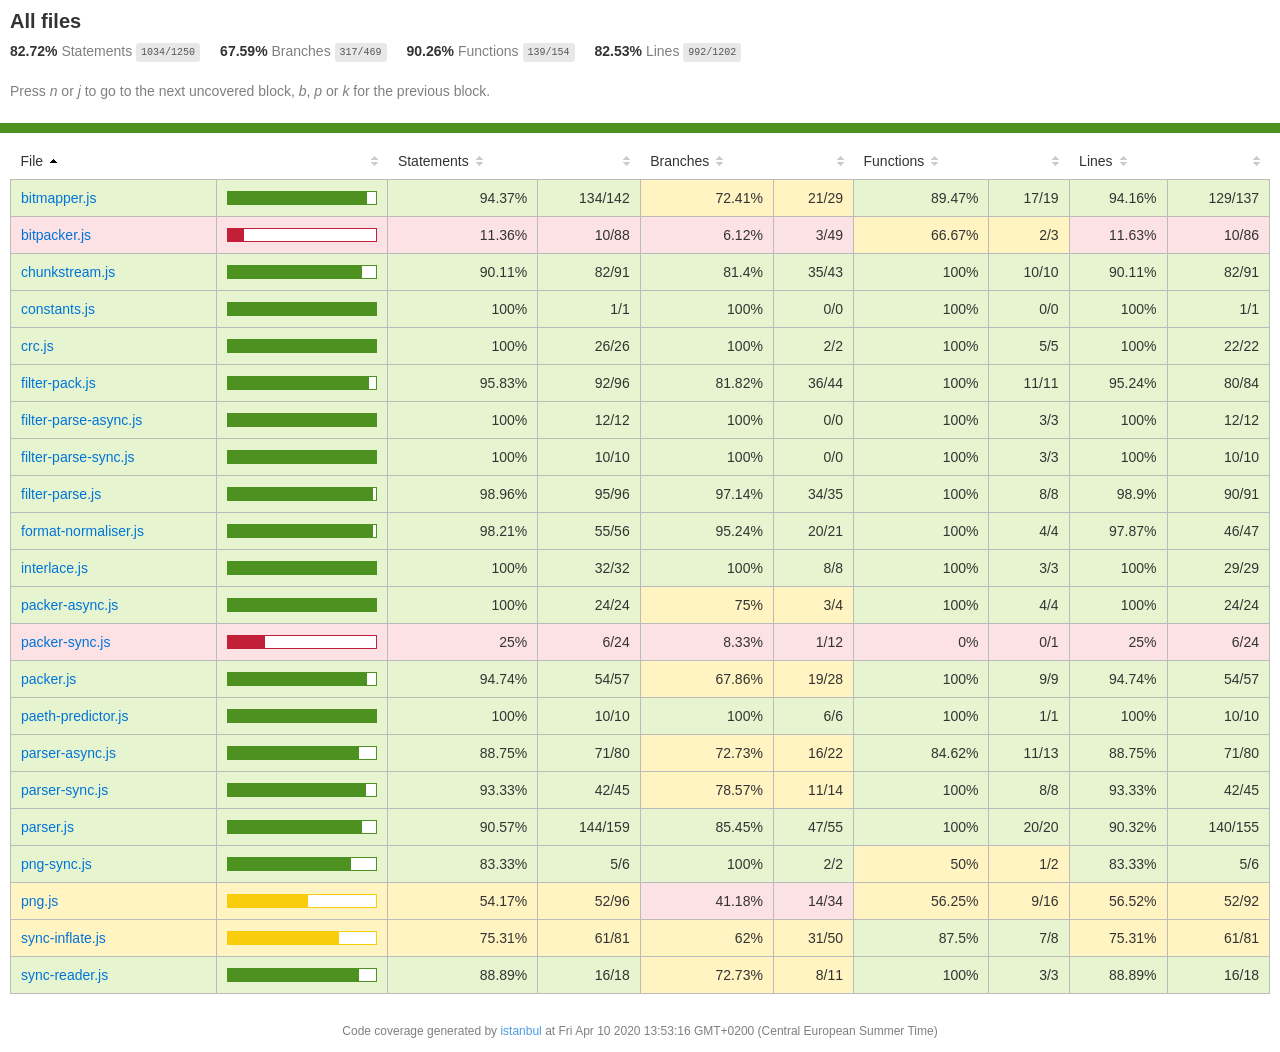
<file: node_modules/pngjs/coverage/lcov-report/index.html>
<!doctype html>
<html lang="en">

<head>
    <title>Code coverage report for All files</title>
    <meta charset="utf-8" />
    <link rel="stylesheet" href="prettify.css" />
    <link rel="stylesheet" href="base.css" />
    <link rel="shortcut icon" type="image/x-icon" href="favicon.png" />
    <meta name="viewport" content="width=device-width, initial-scale=1" />
    <style type='text/css'>
        .coverage-summary .sorter {
            background-image: url(sort-arrow-sprite.png);
        }
    </style>
</head>
    
<body>
<div class='wrapper'>
    <div class='pad1'>
        <h1>All files</h1>
        <div class='clearfix'>
            
            <div class='fl pad1y space-right2'>
                <span class="strong">82.72% </span>
                <span class="quiet">Statements</span>
                <span class='fraction'>1034/1250</span>
            </div>
        
            
            <div class='fl pad1y space-right2'>
                <span class="strong">67.59% </span>
                <span class="quiet">Branches</span>
                <span class='fraction'>317/469</span>
            </div>
        
            
            <div class='fl pad1y space-right2'>
                <span class="strong">90.26% </span>
                <span class="quiet">Functions</span>
                <span class='fraction'>139/154</span>
            </div>
        
            
            <div class='fl pad1y space-right2'>
                <span class="strong">82.53% </span>
                <span class="quiet">Lines</span>
                <span class='fraction'>992/1202</span>
            </div>
        
            
        </div>
        <p class="quiet">
            Press <em>n</em> or <em>j</em> to go to the next uncovered block, <em>b</em>, <em>p</em> or <em>k</em> for the previous block.
        </p>
    </div>
    <div class='status-line high'></div>
    <div class="pad1">
<table class="coverage-summary">
<thead>
<tr>
   <th data-col="file" data-fmt="html" data-html="true" class="file">File</th>
   <th data-col="pic" data-type="number" data-fmt="html" data-html="true" class="pic"></th>
   <th data-col="statements" data-type="number" data-fmt="pct" class="pct">Statements</th>
   <th data-col="statements_raw" data-type="number" data-fmt="html" class="abs"></th>
   <th data-col="branches" data-type="number" data-fmt="pct" class="pct">Branches</th>
   <th data-col="branches_raw" data-type="number" data-fmt="html" class="abs"></th>
   <th data-col="functions" data-type="number" data-fmt="pct" class="pct">Functions</th>
   <th data-col="functions_raw" data-type="number" data-fmt="html" class="abs"></th>
   <th data-col="lines" data-type="number" data-fmt="pct" class="pct">Lines</th>
   <th data-col="lines_raw" data-type="number" data-fmt="html" class="abs"></th>
</tr>
</thead>
<tbody><tr>
	<td class="file high" data-value="bitmapper.js"><a href="bitmapper.js.html">bitmapper.js</a></td>
	<td data-value="94.37" class="pic high">
	<div class="chart"><div class="cover-fill" style="width: 94%"></div><div class="cover-empty" style="width: 6%"></div></div>
	</td>
	<td data-value="94.37" class="pct high">94.37%</td>
	<td data-value="142" class="abs high">134/142</td>
	<td data-value="72.41" class="pct medium">72.41%</td>
	<td data-value="29" class="abs medium">21/29</td>
	<td data-value="89.47" class="pct high">89.47%</td>
	<td data-value="19" class="abs high">17/19</td>
	<td data-value="94.16" class="pct high">94.16%</td>
	<td data-value="137" class="abs high">129/137</td>
	</tr>

<tr>
	<td class="file low" data-value="bitpacker.js"><a href="bitpacker.js.html">bitpacker.js</a></td>
	<td data-value="11.36" class="pic low">
	<div class="chart"><div class="cover-fill" style="width: 11%"></div><div class="cover-empty" style="width: 89%"></div></div>
	</td>
	<td data-value="11.36" class="pct low">11.36%</td>
	<td data-value="88" class="abs low">10/88</td>
	<td data-value="6.12" class="pct low">6.12%</td>
	<td data-value="49" class="abs low">3/49</td>
	<td data-value="66.67" class="pct medium">66.67%</td>
	<td data-value="3" class="abs medium">2/3</td>
	<td data-value="11.63" class="pct low">11.63%</td>
	<td data-value="86" class="abs low">10/86</td>
	</tr>

<tr>
	<td class="file high" data-value="chunkstream.js"><a href="chunkstream.js.html">chunkstream.js</a></td>
	<td data-value="90.11" class="pic high">
	<div class="chart"><div class="cover-fill" style="width: 90%"></div><div class="cover-empty" style="width: 10%"></div></div>
	</td>
	<td data-value="90.11" class="pct high">90.11%</td>
	<td data-value="91" class="abs high">82/91</td>
	<td data-value="81.4" class="pct high">81.4%</td>
	<td data-value="43" class="abs high">35/43</td>
	<td data-value="100" class="pct high">100%</td>
	<td data-value="10" class="abs high">10/10</td>
	<td data-value="90.11" class="pct high">90.11%</td>
	<td data-value="91" class="abs high">82/91</td>
	</tr>

<tr>
	<td class="file high" data-value="constants.js"><a href="constants.js.html">constants.js</a></td>
	<td data-value="100" class="pic high">
	<div class="chart"><div class="cover-fill cover-full" style="width: 100%"></div><div class="cover-empty" style="width: 0%"></div></div>
	</td>
	<td data-value="100" class="pct high">100%</td>
	<td data-value="1" class="abs high">1/1</td>
	<td data-value="100" class="pct high">100%</td>
	<td data-value="0" class="abs high">0/0</td>
	<td data-value="100" class="pct high">100%</td>
	<td data-value="0" class="abs high">0/0</td>
	<td data-value="100" class="pct high">100%</td>
	<td data-value="1" class="abs high">1/1</td>
	</tr>

<tr>
	<td class="file high" data-value="crc.js"><a href="crc.js.html">crc.js</a></td>
	<td data-value="100" class="pic high">
	<div class="chart"><div class="cover-fill cover-full" style="width: 100%"></div><div class="cover-empty" style="width: 0%"></div></div>
	</td>
	<td data-value="100" class="pct high">100%</td>
	<td data-value="26" class="abs high">26/26</td>
	<td data-value="100" class="pct high">100%</td>
	<td data-value="2" class="abs high">2/2</td>
	<td data-value="100" class="pct high">100%</td>
	<td data-value="5" class="abs high">5/5</td>
	<td data-value="100" class="pct high">100%</td>
	<td data-value="22" class="abs high">22/22</td>
	</tr>

<tr>
	<td class="file high" data-value="filter-pack.js"><a href="filter-pack.js.html">filter-pack.js</a></td>
	<td data-value="95.83" class="pic high">
	<div class="chart"><div class="cover-fill" style="width: 95%"></div><div class="cover-empty" style="width: 5%"></div></div>
	</td>
	<td data-value="95.83" class="pct high">95.83%</td>
	<td data-value="96" class="abs high">92/96</td>
	<td data-value="81.82" class="pct high">81.82%</td>
	<td data-value="44" class="abs high">36/44</td>
	<td data-value="100" class="pct high">100%</td>
	<td data-value="11" class="abs high">11/11</td>
	<td data-value="95.24" class="pct high">95.24%</td>
	<td data-value="84" class="abs high">80/84</td>
	</tr>

<tr>
	<td class="file high" data-value="filter-parse-async.js"><a href="filter-parse-async.js.html">filter-parse-async.js</a></td>
	<td data-value="100" class="pic high">
	<div class="chart"><div class="cover-fill cover-full" style="width: 100%"></div><div class="cover-empty" style="width: 0%"></div></div>
	</td>
	<td data-value="100" class="pct high">100%</td>
	<td data-value="12" class="abs high">12/12</td>
	<td data-value="100" class="pct high">100%</td>
	<td data-value="0" class="abs high">0/0</td>
	<td data-value="100" class="pct high">100%</td>
	<td data-value="3" class="abs high">3/3</td>
	<td data-value="100" class="pct high">100%</td>
	<td data-value="12" class="abs high">12/12</td>
	</tr>

<tr>
	<td class="file high" data-value="filter-parse-sync.js"><a href="filter-parse-sync.js.html">filter-parse-sync.js</a></td>
	<td data-value="100" class="pic high">
	<div class="chart"><div class="cover-fill cover-full" style="width: 100%"></div><div class="cover-empty" style="width: 0%"></div></div>
	</td>
	<td data-value="100" class="pct high">100%</td>
	<td data-value="10" class="abs high">10/10</td>
	<td data-value="100" class="pct high">100%</td>
	<td data-value="0" class="abs high">0/0</td>
	<td data-value="100" class="pct high">100%</td>
	<td data-value="3" class="abs high">3/3</td>
	<td data-value="100" class="pct high">100%</td>
	<td data-value="10" class="abs high">10/10</td>
	</tr>

<tr>
	<td class="file high" data-value="filter-parse.js"><a href="filter-parse.js.html">filter-parse.js</a></td>
	<td data-value="98.96" class="pic high">
	<div class="chart"><div class="cover-fill" style="width: 98%"></div><div class="cover-empty" style="width: 2%"></div></div>
	</td>
	<td data-value="98.96" class="pct high">98.96%</td>
	<td data-value="96" class="abs high">95/96</td>
	<td data-value="97.14" class="pct high">97.14%</td>
	<td data-value="35" class="abs high">34/35</td>
	<td data-value="100" class="pct high">100%</td>
	<td data-value="8" class="abs high">8/8</td>
	<td data-value="98.9" class="pct high">98.9%</td>
	<td data-value="91" class="abs high">90/91</td>
	</tr>

<tr>
	<td class="file high" data-value="format-normaliser.js"><a href="format-normaliser.js.html">format-normaliser.js</a></td>
	<td data-value="98.21" class="pic high">
	<div class="chart"><div class="cover-fill" style="width: 98%"></div><div class="cover-empty" style="width: 2%"></div></div>
	</td>
	<td data-value="98.21" class="pct high">98.21%</td>
	<td data-value="56" class="abs high">55/56</td>
	<td data-value="95.24" class="pct high">95.24%</td>
	<td data-value="21" class="abs high">20/21</td>
	<td data-value="100" class="pct high">100%</td>
	<td data-value="4" class="abs high">4/4</td>
	<td data-value="97.87" class="pct high">97.87%</td>
	<td data-value="47" class="abs high">46/47</td>
	</tr>

<tr>
	<td class="file high" data-value="interlace.js"><a href="interlace.js.html">interlace.js</a></td>
	<td data-value="100" class="pic high">
	<div class="chart"><div class="cover-fill cover-full" style="width: 100%"></div><div class="cover-empty" style="width: 0%"></div></div>
	</td>
	<td data-value="100" class="pct high">100%</td>
	<td data-value="32" class="abs high">32/32</td>
	<td data-value="100" class="pct high">100%</td>
	<td data-value="8" class="abs high">8/8</td>
	<td data-value="100" class="pct high">100%</td>
	<td data-value="3" class="abs high">3/3</td>
	<td data-value="100" class="pct high">100%</td>
	<td data-value="29" class="abs high">29/29</td>
	</tr>

<tr>
	<td class="file high" data-value="packer-async.js"><a href="packer-async.js.html">packer-async.js</a></td>
	<td data-value="100" class="pic high">
	<div class="chart"><div class="cover-fill cover-full" style="width: 100%"></div><div class="cover-empty" style="width: 0%"></div></div>
	</td>
	<td data-value="100" class="pct high">100%</td>
	<td data-value="24" class="abs high">24/24</td>
	<td data-value="75" class="pct medium">75%</td>
	<td data-value="4" class="abs medium">3/4</td>
	<td data-value="100" class="pct high">100%</td>
	<td data-value="4" class="abs high">4/4</td>
	<td data-value="100" class="pct high">100%</td>
	<td data-value="24" class="abs high">24/24</td>
	</tr>

<tr>
	<td class="file low" data-value="packer-sync.js"><a href="packer-sync.js.html">packer-sync.js</a></td>
	<td data-value="25" class="pic low">
	<div class="chart"><div class="cover-fill" style="width: 25%"></div><div class="cover-empty" style="width: 75%"></div></div>
	</td>
	<td data-value="25" class="pct low">25%</td>
	<td data-value="24" class="abs low">6/24</td>
	<td data-value="8.33" class="pct low">8.33%</td>
	<td data-value="12" class="abs low">1/12</td>
	<td data-value="0" class="pct low">0%</td>
	<td data-value="1" class="abs low">0/1</td>
	<td data-value="25" class="pct low">25%</td>
	<td data-value="24" class="abs low">6/24</td>
	</tr>

<tr>
	<td class="file high" data-value="packer.js"><a href="packer.js.html">packer.js</a></td>
	<td data-value="94.74" class="pic high">
	<div class="chart"><div class="cover-fill" style="width: 94%"></div><div class="cover-empty" style="width: 6%"></div></div>
	</td>
	<td data-value="94.74" class="pct high">94.74%</td>
	<td data-value="57" class="abs high">54/57</td>
	<td data-value="67.86" class="pct medium">67.86%</td>
	<td data-value="28" class="abs medium">19/28</td>
	<td data-value="100" class="pct high">100%</td>
	<td data-value="9" class="abs high">9/9</td>
	<td data-value="94.74" class="pct high">94.74%</td>
	<td data-value="57" class="abs high">54/57</td>
	</tr>

<tr>
	<td class="file high" data-value="paeth-predictor.js"><a href="paeth-predictor.js.html">paeth-predictor.js</a></td>
	<td data-value="100" class="pic high">
	<div class="chart"><div class="cover-fill cover-full" style="width: 100%"></div><div class="cover-empty" style="width: 0%"></div></div>
	</td>
	<td data-value="100" class="pct high">100%</td>
	<td data-value="10" class="abs high">10/10</td>
	<td data-value="100" class="pct high">100%</td>
	<td data-value="6" class="abs high">6/6</td>
	<td data-value="100" class="pct high">100%</td>
	<td data-value="1" class="abs high">1/1</td>
	<td data-value="100" class="pct high">100%</td>
	<td data-value="10" class="abs high">10/10</td>
	</tr>

<tr>
	<td class="file high" data-value="parser-async.js"><a href="parser-async.js.html">parser-async.js</a></td>
	<td data-value="88.75" class="pic high">
	<div class="chart"><div class="cover-fill" style="width: 88%"></div><div class="cover-empty" style="width: 12%"></div></div>
	</td>
	<td data-value="88.75" class="pct high">88.75%</td>
	<td data-value="80" class="abs high">71/80</td>
	<td data-value="72.73" class="pct medium">72.73%</td>
	<td data-value="22" class="abs medium">16/22</td>
	<td data-value="84.62" class="pct high">84.62%</td>
	<td data-value="13" class="abs high">11/13</td>
	<td data-value="88.75" class="pct high">88.75%</td>
	<td data-value="80" class="abs high">71/80</td>
	</tr>

<tr>
	<td class="file high" data-value="parser-sync.js"><a href="parser-sync.js.html">parser-sync.js</a></td>
	<td data-value="93.33" class="pic high">
	<div class="chart"><div class="cover-fill" style="width: 93%"></div><div class="cover-empty" style="width: 7%"></div></div>
	</td>
	<td data-value="93.33" class="pct high">93.33%</td>
	<td data-value="45" class="abs high">42/45</td>
	<td data-value="78.57" class="pct medium">78.57%</td>
	<td data-value="14" class="abs medium">11/14</td>
	<td data-value="100" class="pct high">100%</td>
	<td data-value="8" class="abs high">8/8</td>
	<td data-value="93.33" class="pct high">93.33%</td>
	<td data-value="45" class="abs high">42/45</td>
	</tr>

<tr>
	<td class="file high" data-value="parser.js"><a href="parser.js.html">parser.js</a></td>
	<td data-value="90.57" class="pic high">
	<div class="chart"><div class="cover-fill" style="width: 90%"></div><div class="cover-empty" style="width: 10%"></div></div>
	</td>
	<td data-value="90.57" class="pct high">90.57%</td>
	<td data-value="159" class="abs high">144/159</td>
	<td data-value="85.45" class="pct high">85.45%</td>
	<td data-value="55" class="abs high">47/55</td>
	<td data-value="100" class="pct high">100%</td>
	<td data-value="20" class="abs high">20/20</td>
	<td data-value="90.32" class="pct high">90.32%</td>
	<td data-value="155" class="abs high">140/155</td>
	</tr>

<tr>
	<td class="file high" data-value="png-sync.js"><a href="png-sync.js.html">png-sync.js</a></td>
	<td data-value="83.33" class="pic high">
	<div class="chart"><div class="cover-fill" style="width: 83%"></div><div class="cover-empty" style="width: 17%"></div></div>
	</td>
	<td data-value="83.33" class="pct high">83.33%</td>
	<td data-value="6" class="abs high">5/6</td>
	<td data-value="100" class="pct high">100%</td>
	<td data-value="2" class="abs high">2/2</td>
	<td data-value="50" class="pct medium">50%</td>
	<td data-value="2" class="abs medium">1/2</td>
	<td data-value="83.33" class="pct high">83.33%</td>
	<td data-value="6" class="abs high">5/6</td>
	</tr>

<tr>
	<td class="file medium" data-value="png.js"><a href="png.js.html">png.js</a></td>
	<td data-value="54.17" class="pic medium">
	<div class="chart"><div class="cover-fill" style="width: 54%"></div><div class="cover-empty" style="width: 46%"></div></div>
	</td>
	<td data-value="54.17" class="pct medium">54.17%</td>
	<td data-value="96" class="abs medium">52/96</td>
	<td data-value="41.18" class="pct low">41.18%</td>
	<td data-value="34" class="abs low">14/34</td>
	<td data-value="56.25" class="pct medium">56.25%</td>
	<td data-value="16" class="abs medium">9/16</td>
	<td data-value="56.52" class="pct medium">56.52%</td>
	<td data-value="92" class="abs medium">52/92</td>
	</tr>

<tr>
	<td class="file medium" data-value="sync-inflate.js"><a href="sync-inflate.js.html">sync-inflate.js</a></td>
	<td data-value="75.31" class="pic medium">
	<div class="chart"><div class="cover-fill" style="width: 75%"></div><div class="cover-empty" style="width: 25%"></div></div>
	</td>
	<td data-value="75.31" class="pct medium">75.31%</td>
	<td data-value="81" class="abs medium">61/81</td>
	<td data-value="62" class="pct medium">62%</td>
	<td data-value="50" class="abs medium">31/50</td>
	<td data-value="87.5" class="pct high">87.5%</td>
	<td data-value="8" class="abs high">7/8</td>
	<td data-value="75.31" class="pct medium">75.31%</td>
	<td data-value="81" class="abs medium">61/81</td>
	</tr>

<tr>
	<td class="file high" data-value="sync-reader.js"><a href="sync-reader.js.html">sync-reader.js</a></td>
	<td data-value="88.89" class="pic high">
	<div class="chart"><div class="cover-fill" style="width: 88%"></div><div class="cover-empty" style="width: 12%"></div></div>
	</td>
	<td data-value="88.89" class="pct high">88.89%</td>
	<td data-value="18" class="abs high">16/18</td>
	<td data-value="72.73" class="pct medium">72.73%</td>
	<td data-value="11" class="abs medium">8/11</td>
	<td data-value="100" class="pct high">100%</td>
	<td data-value="3" class="abs high">3/3</td>
	<td data-value="88.89" class="pct high">88.89%</td>
	<td data-value="18" class="abs high">16/18</td>
	</tr>

</tbody>
</table>
</div>
                <div class='push'></div><!-- for sticky footer -->
            </div><!-- /wrapper -->
            <div class='footer quiet pad2 space-top1 center small'>
                Code coverage generated by
                <a href="https://istanbul.js.org/" target="_blank">istanbul</a>
                at Fri Apr 10 2020 13:53:16 GMT+0200 (Central European Summer Time)
            </div>
        </div>
        <script src="prettify.js"></script>
        <script>
            window.onload = function () {
                prettyPrint();
            };
        </script>
        <script src="sorter.js"></script>
        <script src="block-navigation.js"></script>
    </body>
</html>
</file>
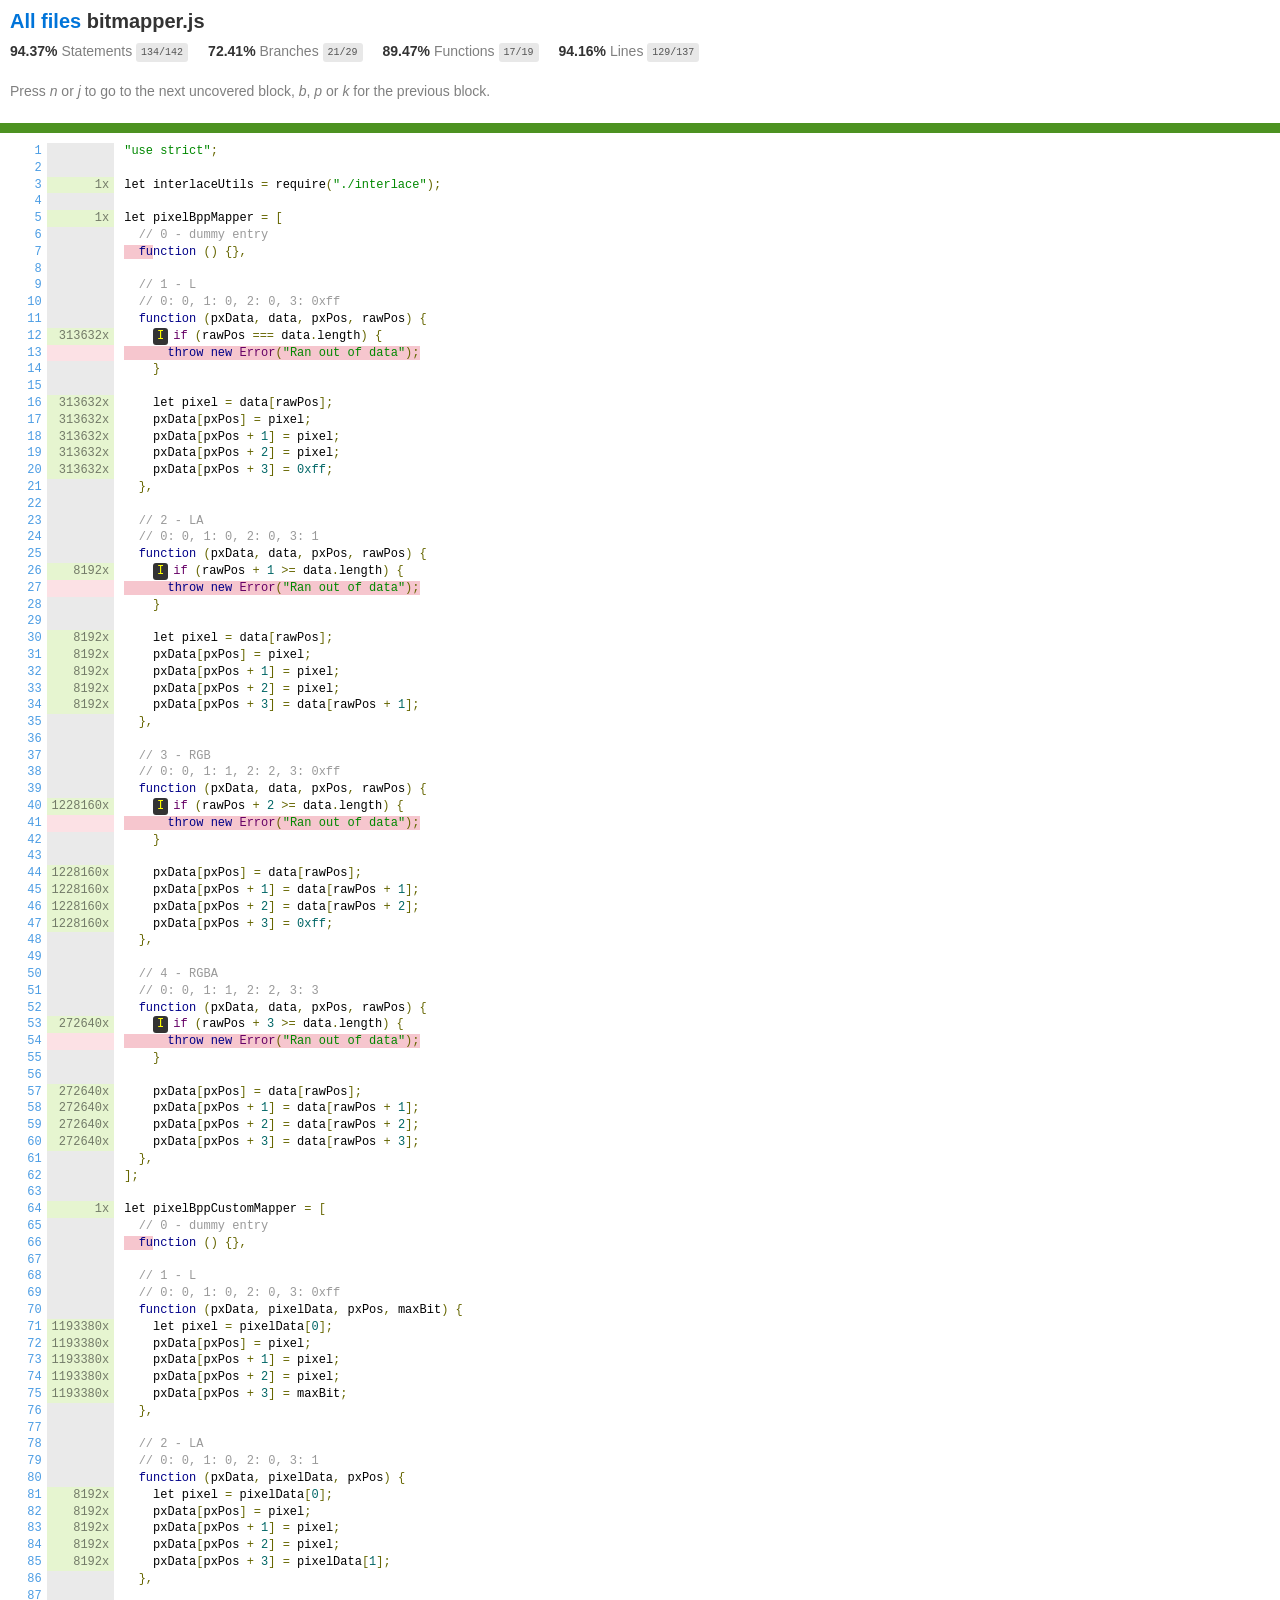
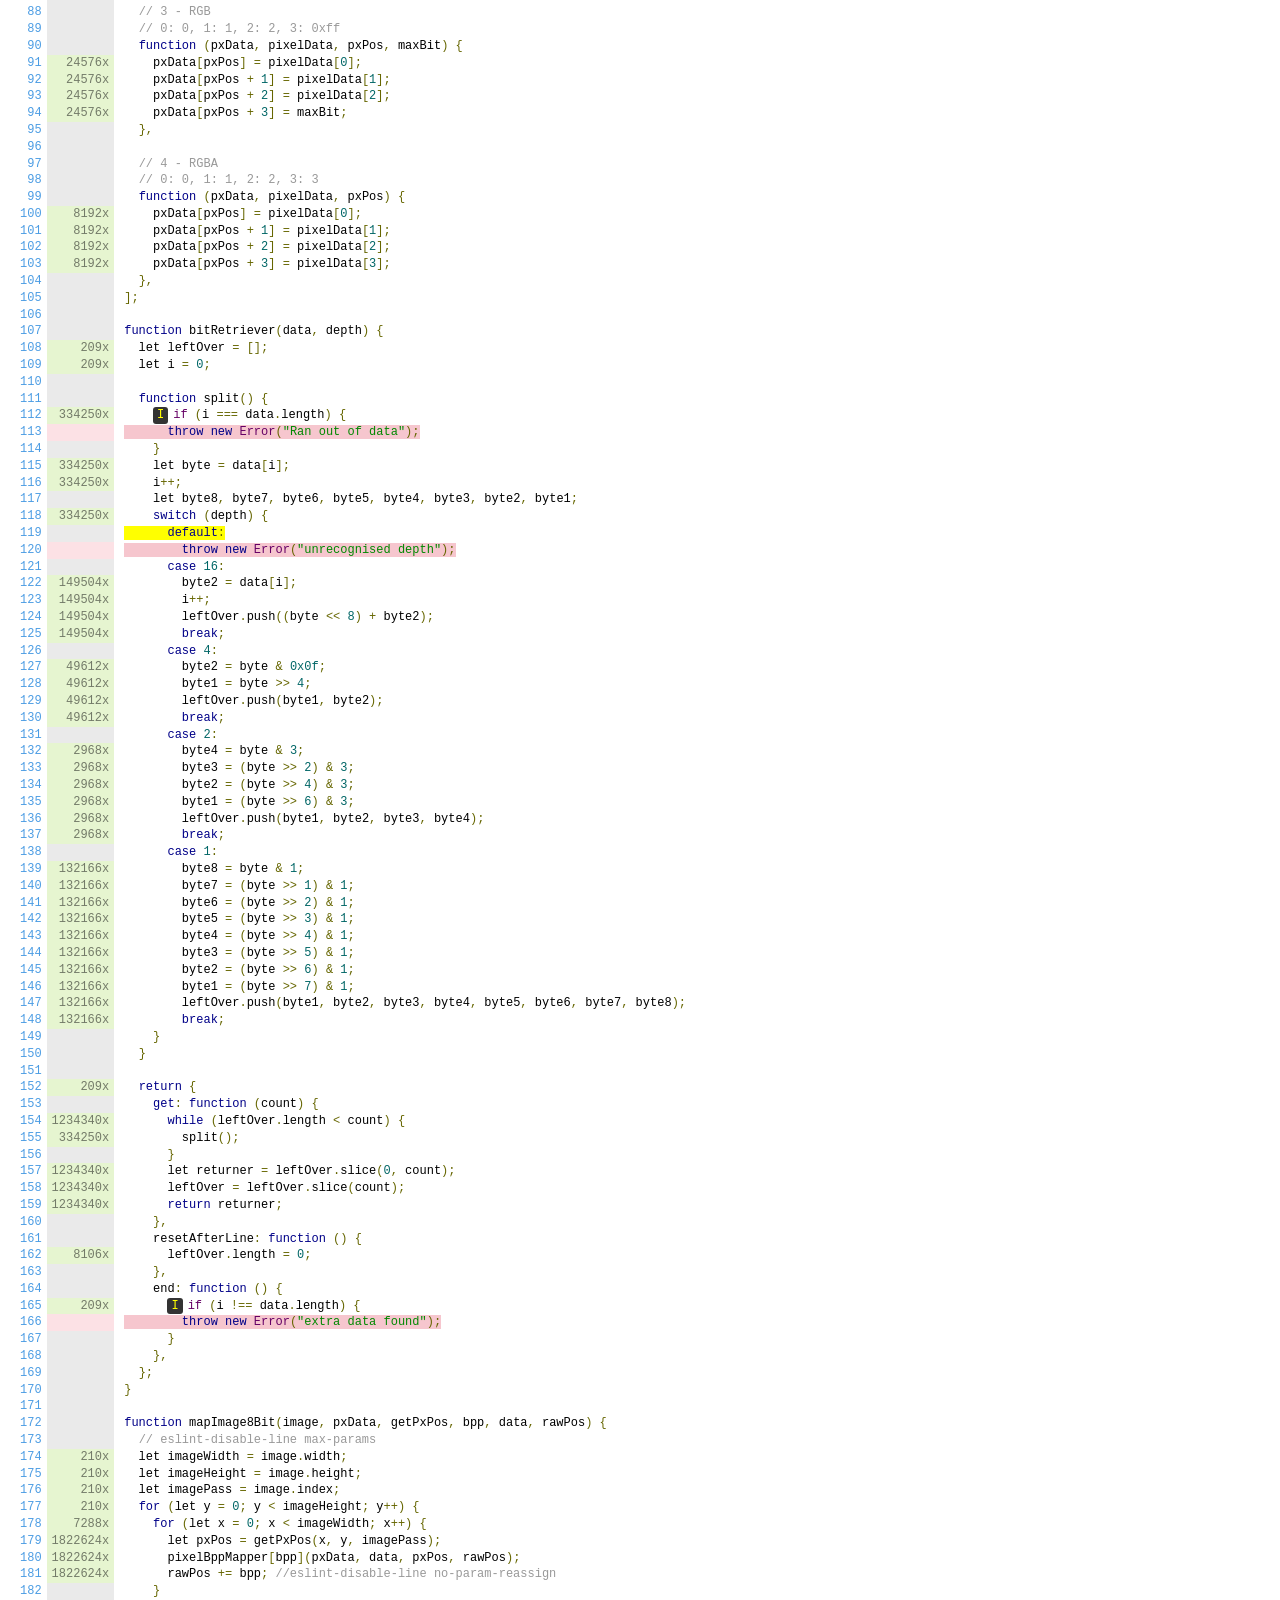
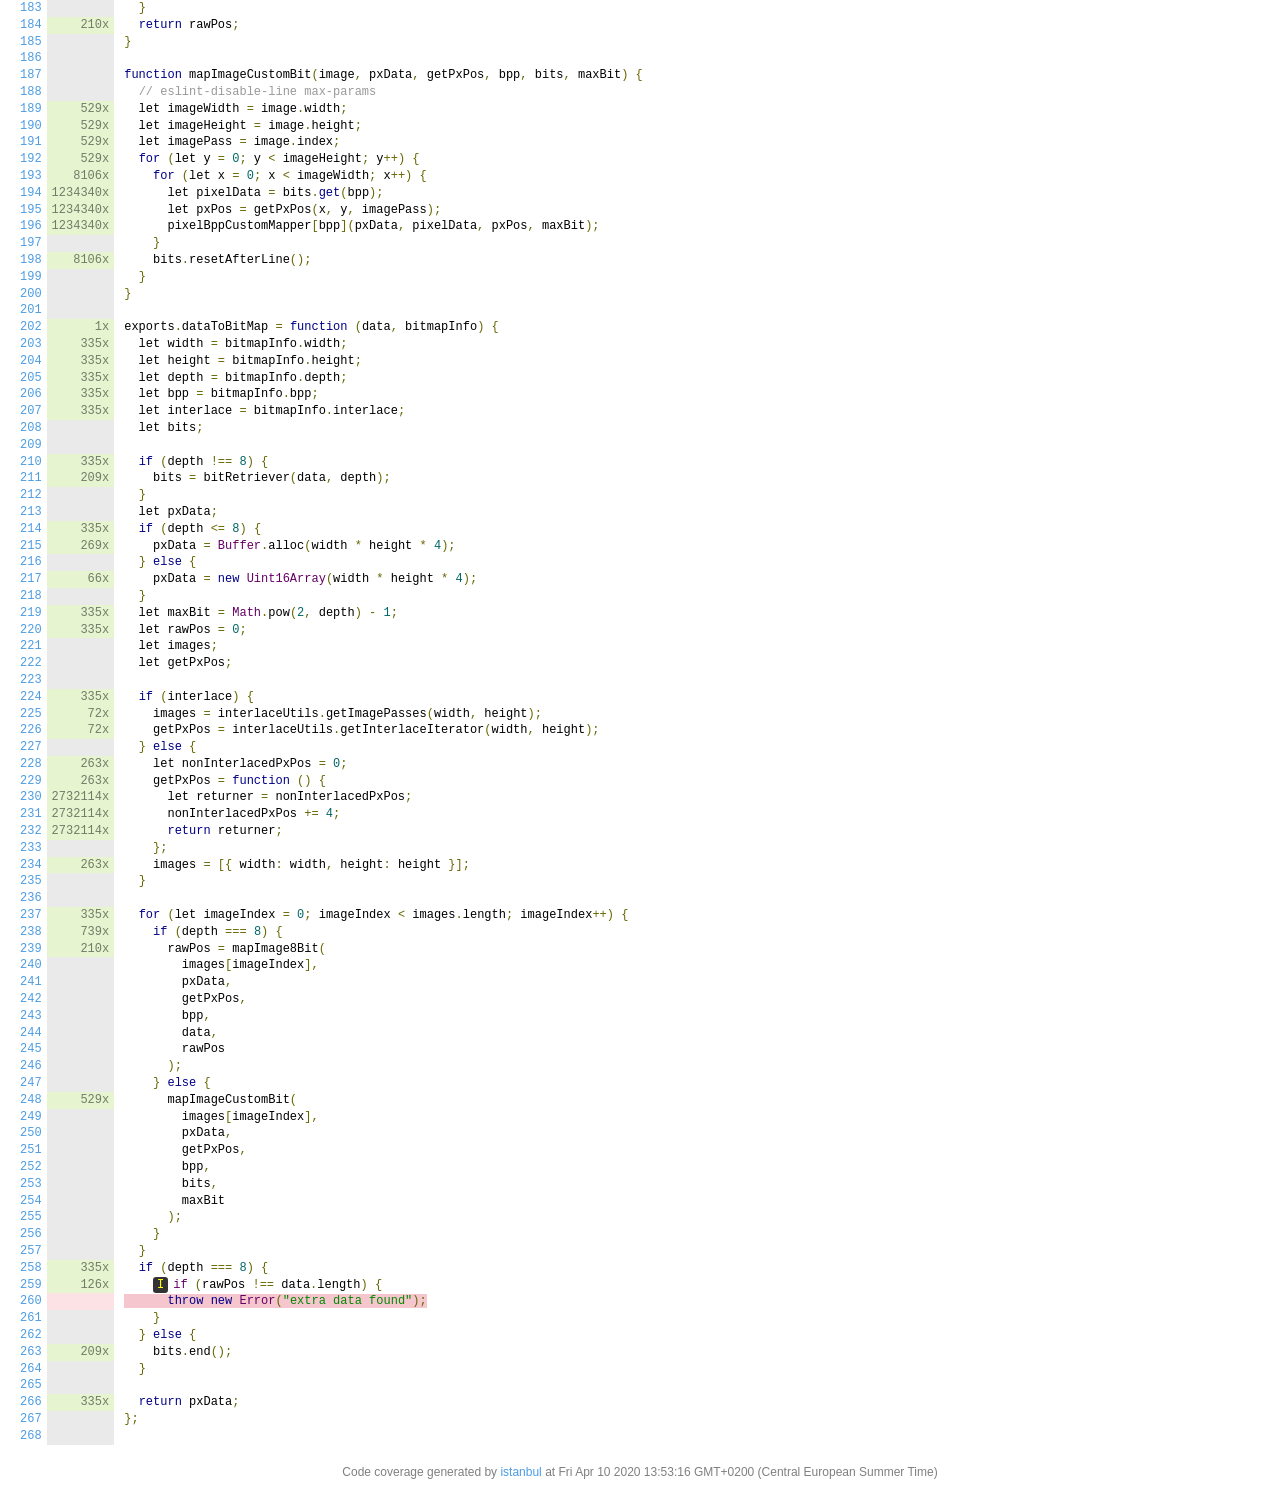
<file: node_modules/pngjs/coverage/lcov-report/bitmapper.js.html>
<!doctype html>
<html lang="en">

<head>
    <title>Code coverage report for bitmapper.js</title>
    <meta charset="utf-8" />
    <link rel="stylesheet" href="prettify.css" />
    <link rel="stylesheet" href="base.css" />
    <link rel="shortcut icon" type="image/x-icon" href="favicon.png" />
    <meta name="viewport" content="width=device-width, initial-scale=1" />
    <style type='text/css'>
        .coverage-summary .sorter {
            background-image: url(sort-arrow-sprite.png);
        }
    </style>
</head>
    
<body>
<div class='wrapper'>
    <div class='pad1'>
        <h1><a href="index.html">All files</a> bitmapper.js</h1>
        <div class='clearfix'>
            
            <div class='fl pad1y space-right2'>
                <span class="strong">94.37% </span>
                <span class="quiet">Statements</span>
                <span class='fraction'>134/142</span>
            </div>
        
            
            <div class='fl pad1y space-right2'>
                <span class="strong">72.41% </span>
                <span class="quiet">Branches</span>
                <span class='fraction'>21/29</span>
            </div>
        
            
            <div class='fl pad1y space-right2'>
                <span class="strong">89.47% </span>
                <span class="quiet">Functions</span>
                <span class='fraction'>17/19</span>
            </div>
        
            
            <div class='fl pad1y space-right2'>
                <span class="strong">94.16% </span>
                <span class="quiet">Lines</span>
                <span class='fraction'>129/137</span>
            </div>
        
            
        </div>
        <p class="quiet">
            Press <em>n</em> or <em>j</em> to go to the next uncovered block, <em>b</em>, <em>p</em> or <em>k</em> for the previous block.
        </p>
    </div>
    <div class='status-line high'></div>
    <pre><table class="coverage">
<tr><td class="line-count quiet"><a name='L1'></a><a href='#L1'>1</a>
<a name='L2'></a><a href='#L2'>2</a>
<a name='L3'></a><a href='#L3'>3</a>
<a name='L4'></a><a href='#L4'>4</a>
<a name='L5'></a><a href='#L5'>5</a>
<a name='L6'></a><a href='#L6'>6</a>
<a name='L7'></a><a href='#L7'>7</a>
<a name='L8'></a><a href='#L8'>8</a>
<a name='L9'></a><a href='#L9'>9</a>
<a name='L10'></a><a href='#L10'>10</a>
<a name='L11'></a><a href='#L11'>11</a>
<a name='L12'></a><a href='#L12'>12</a>
<a name='L13'></a><a href='#L13'>13</a>
<a name='L14'></a><a href='#L14'>14</a>
<a name='L15'></a><a href='#L15'>15</a>
<a name='L16'></a><a href='#L16'>16</a>
<a name='L17'></a><a href='#L17'>17</a>
<a name='L18'></a><a href='#L18'>18</a>
<a name='L19'></a><a href='#L19'>19</a>
<a name='L20'></a><a href='#L20'>20</a>
<a name='L21'></a><a href='#L21'>21</a>
<a name='L22'></a><a href='#L22'>22</a>
<a name='L23'></a><a href='#L23'>23</a>
<a name='L24'></a><a href='#L24'>24</a>
<a name='L25'></a><a href='#L25'>25</a>
<a name='L26'></a><a href='#L26'>26</a>
<a name='L27'></a><a href='#L27'>27</a>
<a name='L28'></a><a href='#L28'>28</a>
<a name='L29'></a><a href='#L29'>29</a>
<a name='L30'></a><a href='#L30'>30</a>
<a name='L31'></a><a href='#L31'>31</a>
<a name='L32'></a><a href='#L32'>32</a>
<a name='L33'></a><a href='#L33'>33</a>
<a name='L34'></a><a href='#L34'>34</a>
<a name='L35'></a><a href='#L35'>35</a>
<a name='L36'></a><a href='#L36'>36</a>
<a name='L37'></a><a href='#L37'>37</a>
<a name='L38'></a><a href='#L38'>38</a>
<a name='L39'></a><a href='#L39'>39</a>
<a name='L40'></a><a href='#L40'>40</a>
<a name='L41'></a><a href='#L41'>41</a>
<a name='L42'></a><a href='#L42'>42</a>
<a name='L43'></a><a href='#L43'>43</a>
<a name='L44'></a><a href='#L44'>44</a>
<a name='L45'></a><a href='#L45'>45</a>
<a name='L46'></a><a href='#L46'>46</a>
<a name='L47'></a><a href='#L47'>47</a>
<a name='L48'></a><a href='#L48'>48</a>
<a name='L49'></a><a href='#L49'>49</a>
<a name='L50'></a><a href='#L50'>50</a>
<a name='L51'></a><a href='#L51'>51</a>
<a name='L52'></a><a href='#L52'>52</a>
<a name='L53'></a><a href='#L53'>53</a>
<a name='L54'></a><a href='#L54'>54</a>
<a name='L55'></a><a href='#L55'>55</a>
<a name='L56'></a><a href='#L56'>56</a>
<a name='L57'></a><a href='#L57'>57</a>
<a name='L58'></a><a href='#L58'>58</a>
<a name='L59'></a><a href='#L59'>59</a>
<a name='L60'></a><a href='#L60'>60</a>
<a name='L61'></a><a href='#L61'>61</a>
<a name='L62'></a><a href='#L62'>62</a>
<a name='L63'></a><a href='#L63'>63</a>
<a name='L64'></a><a href='#L64'>64</a>
<a name='L65'></a><a href='#L65'>65</a>
<a name='L66'></a><a href='#L66'>66</a>
<a name='L67'></a><a href='#L67'>67</a>
<a name='L68'></a><a href='#L68'>68</a>
<a name='L69'></a><a href='#L69'>69</a>
<a name='L70'></a><a href='#L70'>70</a>
<a name='L71'></a><a href='#L71'>71</a>
<a name='L72'></a><a href='#L72'>72</a>
<a name='L73'></a><a href='#L73'>73</a>
<a name='L74'></a><a href='#L74'>74</a>
<a name='L75'></a><a href='#L75'>75</a>
<a name='L76'></a><a href='#L76'>76</a>
<a name='L77'></a><a href='#L77'>77</a>
<a name='L78'></a><a href='#L78'>78</a>
<a name='L79'></a><a href='#L79'>79</a>
<a name='L80'></a><a href='#L80'>80</a>
<a name='L81'></a><a href='#L81'>81</a>
<a name='L82'></a><a href='#L82'>82</a>
<a name='L83'></a><a href='#L83'>83</a>
<a name='L84'></a><a href='#L84'>84</a>
<a name='L85'></a><a href='#L85'>85</a>
<a name='L86'></a><a href='#L86'>86</a>
<a name='L87'></a><a href='#L87'>87</a>
<a name='L88'></a><a href='#L88'>88</a>
<a name='L89'></a><a href='#L89'>89</a>
<a name='L90'></a><a href='#L90'>90</a>
<a name='L91'></a><a href='#L91'>91</a>
<a name='L92'></a><a href='#L92'>92</a>
<a name='L93'></a><a href='#L93'>93</a>
<a name='L94'></a><a href='#L94'>94</a>
<a name='L95'></a><a href='#L95'>95</a>
<a name='L96'></a><a href='#L96'>96</a>
<a name='L97'></a><a href='#L97'>97</a>
<a name='L98'></a><a href='#L98'>98</a>
<a name='L99'></a><a href='#L99'>99</a>
<a name='L100'></a><a href='#L100'>100</a>
<a name='L101'></a><a href='#L101'>101</a>
<a name='L102'></a><a href='#L102'>102</a>
<a name='L103'></a><a href='#L103'>103</a>
<a name='L104'></a><a href='#L104'>104</a>
<a name='L105'></a><a href='#L105'>105</a>
<a name='L106'></a><a href='#L106'>106</a>
<a name='L107'></a><a href='#L107'>107</a>
<a name='L108'></a><a href='#L108'>108</a>
<a name='L109'></a><a href='#L109'>109</a>
<a name='L110'></a><a href='#L110'>110</a>
<a name='L111'></a><a href='#L111'>111</a>
<a name='L112'></a><a href='#L112'>112</a>
<a name='L113'></a><a href='#L113'>113</a>
<a name='L114'></a><a href='#L114'>114</a>
<a name='L115'></a><a href='#L115'>115</a>
<a name='L116'></a><a href='#L116'>116</a>
<a name='L117'></a><a href='#L117'>117</a>
<a name='L118'></a><a href='#L118'>118</a>
<a name='L119'></a><a href='#L119'>119</a>
<a name='L120'></a><a href='#L120'>120</a>
<a name='L121'></a><a href='#L121'>121</a>
<a name='L122'></a><a href='#L122'>122</a>
<a name='L123'></a><a href='#L123'>123</a>
<a name='L124'></a><a href='#L124'>124</a>
<a name='L125'></a><a href='#L125'>125</a>
<a name='L126'></a><a href='#L126'>126</a>
<a name='L127'></a><a href='#L127'>127</a>
<a name='L128'></a><a href='#L128'>128</a>
<a name='L129'></a><a href='#L129'>129</a>
<a name='L130'></a><a href='#L130'>130</a>
<a name='L131'></a><a href='#L131'>131</a>
<a name='L132'></a><a href='#L132'>132</a>
<a name='L133'></a><a href='#L133'>133</a>
<a name='L134'></a><a href='#L134'>134</a>
<a name='L135'></a><a href='#L135'>135</a>
<a name='L136'></a><a href='#L136'>136</a>
<a name='L137'></a><a href='#L137'>137</a>
<a name='L138'></a><a href='#L138'>138</a>
<a name='L139'></a><a href='#L139'>139</a>
<a name='L140'></a><a href='#L140'>140</a>
<a name='L141'></a><a href='#L141'>141</a>
<a name='L142'></a><a href='#L142'>142</a>
<a name='L143'></a><a href='#L143'>143</a>
<a name='L144'></a><a href='#L144'>144</a>
<a name='L145'></a><a href='#L145'>145</a>
<a name='L146'></a><a href='#L146'>146</a>
<a name='L147'></a><a href='#L147'>147</a>
<a name='L148'></a><a href='#L148'>148</a>
<a name='L149'></a><a href='#L149'>149</a>
<a name='L150'></a><a href='#L150'>150</a>
<a name='L151'></a><a href='#L151'>151</a>
<a name='L152'></a><a href='#L152'>152</a>
<a name='L153'></a><a href='#L153'>153</a>
<a name='L154'></a><a href='#L154'>154</a>
<a name='L155'></a><a href='#L155'>155</a>
<a name='L156'></a><a href='#L156'>156</a>
<a name='L157'></a><a href='#L157'>157</a>
<a name='L158'></a><a href='#L158'>158</a>
<a name='L159'></a><a href='#L159'>159</a>
<a name='L160'></a><a href='#L160'>160</a>
<a name='L161'></a><a href='#L161'>161</a>
<a name='L162'></a><a href='#L162'>162</a>
<a name='L163'></a><a href='#L163'>163</a>
<a name='L164'></a><a href='#L164'>164</a>
<a name='L165'></a><a href='#L165'>165</a>
<a name='L166'></a><a href='#L166'>166</a>
<a name='L167'></a><a href='#L167'>167</a>
<a name='L168'></a><a href='#L168'>168</a>
<a name='L169'></a><a href='#L169'>169</a>
<a name='L170'></a><a href='#L170'>170</a>
<a name='L171'></a><a href='#L171'>171</a>
<a name='L172'></a><a href='#L172'>172</a>
<a name='L173'></a><a href='#L173'>173</a>
<a name='L174'></a><a href='#L174'>174</a>
<a name='L175'></a><a href='#L175'>175</a>
<a name='L176'></a><a href='#L176'>176</a>
<a name='L177'></a><a href='#L177'>177</a>
<a name='L178'></a><a href='#L178'>178</a>
<a name='L179'></a><a href='#L179'>179</a>
<a name='L180'></a><a href='#L180'>180</a>
<a name='L181'></a><a href='#L181'>181</a>
<a name='L182'></a><a href='#L182'>182</a>
<a name='L183'></a><a href='#L183'>183</a>
<a name='L184'></a><a href='#L184'>184</a>
<a name='L185'></a><a href='#L185'>185</a>
<a name='L186'></a><a href='#L186'>186</a>
<a name='L187'></a><a href='#L187'>187</a>
<a name='L188'></a><a href='#L188'>188</a>
<a name='L189'></a><a href='#L189'>189</a>
<a name='L190'></a><a href='#L190'>190</a>
<a name='L191'></a><a href='#L191'>191</a>
<a name='L192'></a><a href='#L192'>192</a>
<a name='L193'></a><a href='#L193'>193</a>
<a name='L194'></a><a href='#L194'>194</a>
<a name='L195'></a><a href='#L195'>195</a>
<a name='L196'></a><a href='#L196'>196</a>
<a name='L197'></a><a href='#L197'>197</a>
<a name='L198'></a><a href='#L198'>198</a>
<a name='L199'></a><a href='#L199'>199</a>
<a name='L200'></a><a href='#L200'>200</a>
<a name='L201'></a><a href='#L201'>201</a>
<a name='L202'></a><a href='#L202'>202</a>
<a name='L203'></a><a href='#L203'>203</a>
<a name='L204'></a><a href='#L204'>204</a>
<a name='L205'></a><a href='#L205'>205</a>
<a name='L206'></a><a href='#L206'>206</a>
<a name='L207'></a><a href='#L207'>207</a>
<a name='L208'></a><a href='#L208'>208</a>
<a name='L209'></a><a href='#L209'>209</a>
<a name='L210'></a><a href='#L210'>210</a>
<a name='L211'></a><a href='#L211'>211</a>
<a name='L212'></a><a href='#L212'>212</a>
<a name='L213'></a><a href='#L213'>213</a>
<a name='L214'></a><a href='#L214'>214</a>
<a name='L215'></a><a href='#L215'>215</a>
<a name='L216'></a><a href='#L216'>216</a>
<a name='L217'></a><a href='#L217'>217</a>
<a name='L218'></a><a href='#L218'>218</a>
<a name='L219'></a><a href='#L219'>219</a>
<a name='L220'></a><a href='#L220'>220</a>
<a name='L221'></a><a href='#L221'>221</a>
<a name='L222'></a><a href='#L222'>222</a>
<a name='L223'></a><a href='#L223'>223</a>
<a name='L224'></a><a href='#L224'>224</a>
<a name='L225'></a><a href='#L225'>225</a>
<a name='L226'></a><a href='#L226'>226</a>
<a name='L227'></a><a href='#L227'>227</a>
<a name='L228'></a><a href='#L228'>228</a>
<a name='L229'></a><a href='#L229'>229</a>
<a name='L230'></a><a href='#L230'>230</a>
<a name='L231'></a><a href='#L231'>231</a>
<a name='L232'></a><a href='#L232'>232</a>
<a name='L233'></a><a href='#L233'>233</a>
<a name='L234'></a><a href='#L234'>234</a>
<a name='L235'></a><a href='#L235'>235</a>
<a name='L236'></a><a href='#L236'>236</a>
<a name='L237'></a><a href='#L237'>237</a>
<a name='L238'></a><a href='#L238'>238</a>
<a name='L239'></a><a href='#L239'>239</a>
<a name='L240'></a><a href='#L240'>240</a>
<a name='L241'></a><a href='#L241'>241</a>
<a name='L242'></a><a href='#L242'>242</a>
<a name='L243'></a><a href='#L243'>243</a>
<a name='L244'></a><a href='#L244'>244</a>
<a name='L245'></a><a href='#L245'>245</a>
<a name='L246'></a><a href='#L246'>246</a>
<a name='L247'></a><a href='#L247'>247</a>
<a name='L248'></a><a href='#L248'>248</a>
<a name='L249'></a><a href='#L249'>249</a>
<a name='L250'></a><a href='#L250'>250</a>
<a name='L251'></a><a href='#L251'>251</a>
<a name='L252'></a><a href='#L252'>252</a>
<a name='L253'></a><a href='#L253'>253</a>
<a name='L254'></a><a href='#L254'>254</a>
<a name='L255'></a><a href='#L255'>255</a>
<a name='L256'></a><a href='#L256'>256</a>
<a name='L257'></a><a href='#L257'>257</a>
<a name='L258'></a><a href='#L258'>258</a>
<a name='L259'></a><a href='#L259'>259</a>
<a name='L260'></a><a href='#L260'>260</a>
<a name='L261'></a><a href='#L261'>261</a>
<a name='L262'></a><a href='#L262'>262</a>
<a name='L263'></a><a href='#L263'>263</a>
<a name='L264'></a><a href='#L264'>264</a>
<a name='L265'></a><a href='#L265'>265</a>
<a name='L266'></a><a href='#L266'>266</a>
<a name='L267'></a><a href='#L267'>267</a>
<a name='L268'></a><a href='#L268'>268</a></td><td class="line-coverage quiet"><span class="cline-any cline-neutral">&nbsp;</span>
<span class="cline-any cline-neutral">&nbsp;</span>
<span class="cline-any cline-yes">1x</span>
<span class="cline-any cline-neutral">&nbsp;</span>
<span class="cline-any cline-yes">1x</span>
<span class="cline-any cline-neutral">&nbsp;</span>
<span class="cline-any cline-neutral">&nbsp;</span>
<span class="cline-any cline-neutral">&nbsp;</span>
<span class="cline-any cline-neutral">&nbsp;</span>
<span class="cline-any cline-neutral">&nbsp;</span>
<span class="cline-any cline-neutral">&nbsp;</span>
<span class="cline-any cline-yes">313632x</span>
<span class="cline-any cline-no">&nbsp;</span>
<span class="cline-any cline-neutral">&nbsp;</span>
<span class="cline-any cline-neutral">&nbsp;</span>
<span class="cline-any cline-yes">313632x</span>
<span class="cline-any cline-yes">313632x</span>
<span class="cline-any cline-yes">313632x</span>
<span class="cline-any cline-yes">313632x</span>
<span class="cline-any cline-yes">313632x</span>
<span class="cline-any cline-neutral">&nbsp;</span>
<span class="cline-any cline-neutral">&nbsp;</span>
<span class="cline-any cline-neutral">&nbsp;</span>
<span class="cline-any cline-neutral">&nbsp;</span>
<span class="cline-any cline-neutral">&nbsp;</span>
<span class="cline-any cline-yes">8192x</span>
<span class="cline-any cline-no">&nbsp;</span>
<span class="cline-any cline-neutral">&nbsp;</span>
<span class="cline-any cline-neutral">&nbsp;</span>
<span class="cline-any cline-yes">8192x</span>
<span class="cline-any cline-yes">8192x</span>
<span class="cline-any cline-yes">8192x</span>
<span class="cline-any cline-yes">8192x</span>
<span class="cline-any cline-yes">8192x</span>
<span class="cline-any cline-neutral">&nbsp;</span>
<span class="cline-any cline-neutral">&nbsp;</span>
<span class="cline-any cline-neutral">&nbsp;</span>
<span class="cline-any cline-neutral">&nbsp;</span>
<span class="cline-any cline-neutral">&nbsp;</span>
<span class="cline-any cline-yes">1228160x</span>
<span class="cline-any cline-no">&nbsp;</span>
<span class="cline-any cline-neutral">&nbsp;</span>
<span class="cline-any cline-neutral">&nbsp;</span>
<span class="cline-any cline-yes">1228160x</span>
<span class="cline-any cline-yes">1228160x</span>
<span class="cline-any cline-yes">1228160x</span>
<span class="cline-any cline-yes">1228160x</span>
<span class="cline-any cline-neutral">&nbsp;</span>
<span class="cline-any cline-neutral">&nbsp;</span>
<span class="cline-any cline-neutral">&nbsp;</span>
<span class="cline-any cline-neutral">&nbsp;</span>
<span class="cline-any cline-neutral">&nbsp;</span>
<span class="cline-any cline-yes">272640x</span>
<span class="cline-any cline-no">&nbsp;</span>
<span class="cline-any cline-neutral">&nbsp;</span>
<span class="cline-any cline-neutral">&nbsp;</span>
<span class="cline-any cline-yes">272640x</span>
<span class="cline-any cline-yes">272640x</span>
<span class="cline-any cline-yes">272640x</span>
<span class="cline-any cline-yes">272640x</span>
<span class="cline-any cline-neutral">&nbsp;</span>
<span class="cline-any cline-neutral">&nbsp;</span>
<span class="cline-any cline-neutral">&nbsp;</span>
<span class="cline-any cline-yes">1x</span>
<span class="cline-any cline-neutral">&nbsp;</span>
<span class="cline-any cline-neutral">&nbsp;</span>
<span class="cline-any cline-neutral">&nbsp;</span>
<span class="cline-any cline-neutral">&nbsp;</span>
<span class="cline-any cline-neutral">&nbsp;</span>
<span class="cline-any cline-neutral">&nbsp;</span>
<span class="cline-any cline-yes">1193380x</span>
<span class="cline-any cline-yes">1193380x</span>
<span class="cline-any cline-yes">1193380x</span>
<span class="cline-any cline-yes">1193380x</span>
<span class="cline-any cline-yes">1193380x</span>
<span class="cline-any cline-neutral">&nbsp;</span>
<span class="cline-any cline-neutral">&nbsp;</span>
<span class="cline-any cline-neutral">&nbsp;</span>
<span class="cline-any cline-neutral">&nbsp;</span>
<span class="cline-any cline-neutral">&nbsp;</span>
<span class="cline-any cline-yes">8192x</span>
<span class="cline-any cline-yes">8192x</span>
<span class="cline-any cline-yes">8192x</span>
<span class="cline-any cline-yes">8192x</span>
<span class="cline-any cline-yes">8192x</span>
<span class="cline-any cline-neutral">&nbsp;</span>
<span class="cline-any cline-neutral">&nbsp;</span>
<span class="cline-any cline-neutral">&nbsp;</span>
<span class="cline-any cline-neutral">&nbsp;</span>
<span class="cline-any cline-neutral">&nbsp;</span>
<span class="cline-any cline-yes">24576x</span>
<span class="cline-any cline-yes">24576x</span>
<span class="cline-any cline-yes">24576x</span>
<span class="cline-any cline-yes">24576x</span>
<span class="cline-any cline-neutral">&nbsp;</span>
<span class="cline-any cline-neutral">&nbsp;</span>
<span class="cline-any cline-neutral">&nbsp;</span>
<span class="cline-any cline-neutral">&nbsp;</span>
<span class="cline-any cline-neutral">&nbsp;</span>
<span class="cline-any cline-yes">8192x</span>
<span class="cline-any cline-yes">8192x</span>
<span class="cline-any cline-yes">8192x</span>
<span class="cline-any cline-yes">8192x</span>
<span class="cline-any cline-neutral">&nbsp;</span>
<span class="cline-any cline-neutral">&nbsp;</span>
<span class="cline-any cline-neutral">&nbsp;</span>
<span class="cline-any cline-neutral">&nbsp;</span>
<span class="cline-any cline-yes">209x</span>
<span class="cline-any cline-yes">209x</span>
<span class="cline-any cline-neutral">&nbsp;</span>
<span class="cline-any cline-neutral">&nbsp;</span>
<span class="cline-any cline-yes">334250x</span>
<span class="cline-any cline-no">&nbsp;</span>
<span class="cline-any cline-neutral">&nbsp;</span>
<span class="cline-any cline-yes">334250x</span>
<span class="cline-any cline-yes">334250x</span>
<span class="cline-any cline-neutral">&nbsp;</span>
<span class="cline-any cline-yes">334250x</span>
<span class="cline-any cline-neutral">&nbsp;</span>
<span class="cline-any cline-no">&nbsp;</span>
<span class="cline-any cline-neutral">&nbsp;</span>
<span class="cline-any cline-yes">149504x</span>
<span class="cline-any cline-yes">149504x</span>
<span class="cline-any cline-yes">149504x</span>
<span class="cline-any cline-yes">149504x</span>
<span class="cline-any cline-neutral">&nbsp;</span>
<span class="cline-any cline-yes">49612x</span>
<span class="cline-any cline-yes">49612x</span>
<span class="cline-any cline-yes">49612x</span>
<span class="cline-any cline-yes">49612x</span>
<span class="cline-any cline-neutral">&nbsp;</span>
<span class="cline-any cline-yes">2968x</span>
<span class="cline-any cline-yes">2968x</span>
<span class="cline-any cline-yes">2968x</span>
<span class="cline-any cline-yes">2968x</span>
<span class="cline-any cline-yes">2968x</span>
<span class="cline-any cline-yes">2968x</span>
<span class="cline-any cline-neutral">&nbsp;</span>
<span class="cline-any cline-yes">132166x</span>
<span class="cline-any cline-yes">132166x</span>
<span class="cline-any cline-yes">132166x</span>
<span class="cline-any cline-yes">132166x</span>
<span class="cline-any cline-yes">132166x</span>
<span class="cline-any cline-yes">132166x</span>
<span class="cline-any cline-yes">132166x</span>
<span class="cline-any cline-yes">132166x</span>
<span class="cline-any cline-yes">132166x</span>
<span class="cline-any cline-yes">132166x</span>
<span class="cline-any cline-neutral">&nbsp;</span>
<span class="cline-any cline-neutral">&nbsp;</span>
<span class="cline-any cline-neutral">&nbsp;</span>
<span class="cline-any cline-yes">209x</span>
<span class="cline-any cline-neutral">&nbsp;</span>
<span class="cline-any cline-yes">1234340x</span>
<span class="cline-any cline-yes">334250x</span>
<span class="cline-any cline-neutral">&nbsp;</span>
<span class="cline-any cline-yes">1234340x</span>
<span class="cline-any cline-yes">1234340x</span>
<span class="cline-any cline-yes">1234340x</span>
<span class="cline-any cline-neutral">&nbsp;</span>
<span class="cline-any cline-neutral">&nbsp;</span>
<span class="cline-any cline-yes">8106x</span>
<span class="cline-any cline-neutral">&nbsp;</span>
<span class="cline-any cline-neutral">&nbsp;</span>
<span class="cline-any cline-yes">209x</span>
<span class="cline-any cline-no">&nbsp;</span>
<span class="cline-any cline-neutral">&nbsp;</span>
<span class="cline-any cline-neutral">&nbsp;</span>
<span class="cline-any cline-neutral">&nbsp;</span>
<span class="cline-any cline-neutral">&nbsp;</span>
<span class="cline-any cline-neutral">&nbsp;</span>
<span class="cline-any cline-neutral">&nbsp;</span>
<span class="cline-any cline-neutral">&nbsp;</span>
<span class="cline-any cline-yes">210x</span>
<span class="cline-any cline-yes">210x</span>
<span class="cline-any cline-yes">210x</span>
<span class="cline-any cline-yes">210x</span>
<span class="cline-any cline-yes">7288x</span>
<span class="cline-any cline-yes">1822624x</span>
<span class="cline-any cline-yes">1822624x</span>
<span class="cline-any cline-yes">1822624x</span>
<span class="cline-any cline-neutral">&nbsp;</span>
<span class="cline-any cline-neutral">&nbsp;</span>
<span class="cline-any cline-yes">210x</span>
<span class="cline-any cline-neutral">&nbsp;</span>
<span class="cline-any cline-neutral">&nbsp;</span>
<span class="cline-any cline-neutral">&nbsp;</span>
<span class="cline-any cline-neutral">&nbsp;</span>
<span class="cline-any cline-yes">529x</span>
<span class="cline-any cline-yes">529x</span>
<span class="cline-any cline-yes">529x</span>
<span class="cline-any cline-yes">529x</span>
<span class="cline-any cline-yes">8106x</span>
<span class="cline-any cline-yes">1234340x</span>
<span class="cline-any cline-yes">1234340x</span>
<span class="cline-any cline-yes">1234340x</span>
<span class="cline-any cline-neutral">&nbsp;</span>
<span class="cline-any cline-yes">8106x</span>
<span class="cline-any cline-neutral">&nbsp;</span>
<span class="cline-any cline-neutral">&nbsp;</span>
<span class="cline-any cline-neutral">&nbsp;</span>
<span class="cline-any cline-yes">1x</span>
<span class="cline-any cline-yes">335x</span>
<span class="cline-any cline-yes">335x</span>
<span class="cline-any cline-yes">335x</span>
<span class="cline-any cline-yes">335x</span>
<span class="cline-any cline-yes">335x</span>
<span class="cline-any cline-neutral">&nbsp;</span>
<span class="cline-any cline-neutral">&nbsp;</span>
<span class="cline-any cline-yes">335x</span>
<span class="cline-any cline-yes">209x</span>
<span class="cline-any cline-neutral">&nbsp;</span>
<span class="cline-any cline-neutral">&nbsp;</span>
<span class="cline-any cline-yes">335x</span>
<span class="cline-any cline-yes">269x</span>
<span class="cline-any cline-neutral">&nbsp;</span>
<span class="cline-any cline-yes">66x</span>
<span class="cline-any cline-neutral">&nbsp;</span>
<span class="cline-any cline-yes">335x</span>
<span class="cline-any cline-yes">335x</span>
<span class="cline-any cline-neutral">&nbsp;</span>
<span class="cline-any cline-neutral">&nbsp;</span>
<span class="cline-any cline-neutral">&nbsp;</span>
<span class="cline-any cline-yes">335x</span>
<span class="cline-any cline-yes">72x</span>
<span class="cline-any cline-yes">72x</span>
<span class="cline-any cline-neutral">&nbsp;</span>
<span class="cline-any cline-yes">263x</span>
<span class="cline-any cline-yes">263x</span>
<span class="cline-any cline-yes">2732114x</span>
<span class="cline-any cline-yes">2732114x</span>
<span class="cline-any cline-yes">2732114x</span>
<span class="cline-any cline-neutral">&nbsp;</span>
<span class="cline-any cline-yes">263x</span>
<span class="cline-any cline-neutral">&nbsp;</span>
<span class="cline-any cline-neutral">&nbsp;</span>
<span class="cline-any cline-yes">335x</span>
<span class="cline-any cline-yes">739x</span>
<span class="cline-any cline-yes">210x</span>
<span class="cline-any cline-neutral">&nbsp;</span>
<span class="cline-any cline-neutral">&nbsp;</span>
<span class="cline-any cline-neutral">&nbsp;</span>
<span class="cline-any cline-neutral">&nbsp;</span>
<span class="cline-any cline-neutral">&nbsp;</span>
<span class="cline-any cline-neutral">&nbsp;</span>
<span class="cline-any cline-neutral">&nbsp;</span>
<span class="cline-any cline-neutral">&nbsp;</span>
<span class="cline-any cline-yes">529x</span>
<span class="cline-any cline-neutral">&nbsp;</span>
<span class="cline-any cline-neutral">&nbsp;</span>
<span class="cline-any cline-neutral">&nbsp;</span>
<span class="cline-any cline-neutral">&nbsp;</span>
<span class="cline-any cline-neutral">&nbsp;</span>
<span class="cline-any cline-neutral">&nbsp;</span>
<span class="cline-any cline-neutral">&nbsp;</span>
<span class="cline-any cline-neutral">&nbsp;</span>
<span class="cline-any cline-neutral">&nbsp;</span>
<span class="cline-any cline-yes">335x</span>
<span class="cline-any cline-yes">126x</span>
<span class="cline-any cline-no">&nbsp;</span>
<span class="cline-any cline-neutral">&nbsp;</span>
<span class="cline-any cline-neutral">&nbsp;</span>
<span class="cline-any cline-yes">209x</span>
<span class="cline-any cline-neutral">&nbsp;</span>
<span class="cline-any cline-neutral">&nbsp;</span>
<span class="cline-any cline-yes">335x</span>
<span class="cline-any cline-neutral">&nbsp;</span>
<span class="cline-any cline-neutral">&nbsp;</span></td><td class="text"><pre class="prettyprint lang-js">"use strict";
&nbsp;
let interlaceUtils = require("./interlace");
&nbsp;
let pixelBppMapper = [
  // 0 - dummy entry
<span class="fstat-no" title="function not covered" >  fu</span>nction () {},
&nbsp;
  // 1 - L
  // 0: 0, 1: 0, 2: 0, 3: 0xff
  function (pxData, data, pxPos, rawPos) {
    <span class="missing-if-branch" title="if path not taken" >I</span>if (rawPos === data.length) {
<span class="cstat-no" title="statement not covered" >      throw new Error("Ran out of data");</span>
    }
&nbsp;
    let pixel = data[rawPos];
    pxData[pxPos] = pixel;
    pxData[pxPos + 1] = pixel;
    pxData[pxPos + 2] = pixel;
    pxData[pxPos + 3] = 0xff;
  },
&nbsp;
  // 2 - LA
  // 0: 0, 1: 0, 2: 0, 3: 1
  function (pxData, data, pxPos, rawPos) {
    <span class="missing-if-branch" title="if path not taken" >I</span>if (rawPos + 1 &gt;= data.length) {
<span class="cstat-no" title="statement not covered" >      throw new Error("Ran out of data");</span>
    }
&nbsp;
    let pixel = data[rawPos];
    pxData[pxPos] = pixel;
    pxData[pxPos + 1] = pixel;
    pxData[pxPos + 2] = pixel;
    pxData[pxPos + 3] = data[rawPos + 1];
  },
&nbsp;
  // 3 - RGB
  // 0: 0, 1: 1, 2: 2, 3: 0xff
  function (pxData, data, pxPos, rawPos) {
    <span class="missing-if-branch" title="if path not taken" >I</span>if (rawPos + 2 &gt;= data.length) {
<span class="cstat-no" title="statement not covered" >      throw new Error("Ran out of data");</span>
    }
&nbsp;
    pxData[pxPos] = data[rawPos];
    pxData[pxPos + 1] = data[rawPos + 1];
    pxData[pxPos + 2] = data[rawPos + 2];
    pxData[pxPos + 3] = 0xff;
  },
&nbsp;
  // 4 - RGBA
  // 0: 0, 1: 1, 2: 2, 3: 3
  function (pxData, data, pxPos, rawPos) {
    <span class="missing-if-branch" title="if path not taken" >I</span>if (rawPos + 3 &gt;= data.length) {
<span class="cstat-no" title="statement not covered" >      throw new Error("Ran out of data");</span>
    }
&nbsp;
    pxData[pxPos] = data[rawPos];
    pxData[pxPos + 1] = data[rawPos + 1];
    pxData[pxPos + 2] = data[rawPos + 2];
    pxData[pxPos + 3] = data[rawPos + 3];
  },
];
&nbsp;
let pixelBppCustomMapper = [
  // 0 - dummy entry
<span class="fstat-no" title="function not covered" >  fu</span>nction () {},
&nbsp;
  // 1 - L
  // 0: 0, 1: 0, 2: 0, 3: 0xff
  function (pxData, pixelData, pxPos, maxBit) {
    let pixel = pixelData[0];
    pxData[pxPos] = pixel;
    pxData[pxPos + 1] = pixel;
    pxData[pxPos + 2] = pixel;
    pxData[pxPos + 3] = maxBit;
  },
&nbsp;
  // 2 - LA
  // 0: 0, 1: 0, 2: 0, 3: 1
  function (pxData, pixelData, pxPos) {
    let pixel = pixelData[0];
    pxData[pxPos] = pixel;
    pxData[pxPos + 1] = pixel;
    pxData[pxPos + 2] = pixel;
    pxData[pxPos + 3] = pixelData[1];
  },
&nbsp;
  // 3 - RGB
  // 0: 0, 1: 1, 2: 2, 3: 0xff
  function (pxData, pixelData, pxPos, maxBit) {
    pxData[pxPos] = pixelData[0];
    pxData[pxPos + 1] = pixelData[1];
    pxData[pxPos + 2] = pixelData[2];
    pxData[pxPos + 3] = maxBit;
  },
&nbsp;
  // 4 - RGBA
  // 0: 0, 1: 1, 2: 2, 3: 3
  function (pxData, pixelData, pxPos) {
    pxData[pxPos] = pixelData[0];
    pxData[pxPos + 1] = pixelData[1];
    pxData[pxPos + 2] = pixelData[2];
    pxData[pxPos + 3] = pixelData[3];
  },
];
&nbsp;
function bitRetriever(data, depth) {
  let leftOver = [];
  let i = 0;
&nbsp;
  function split() {
    <span class="missing-if-branch" title="if path not taken" >I</span>if (i === data.length) {
<span class="cstat-no" title="statement not covered" >      throw new Error("Ran out of data");</span>
    }
    let byte = data[i];
    i++;
    let byte8, byte7, byte6, byte5, byte4, byte3, byte2, byte1;
    switch (depth) {
<span class="branch-0 cbranch-no" title="branch not covered" >      default:</span>
<span class="cstat-no" title="statement not covered" >        throw new Error("unrecognised depth");</span>
      case 16:
        byte2 = data[i];
        i++;
        leftOver.push((byte &lt;&lt; 8) + byte2);
        break;
      case 4:
        byte2 = byte &amp; 0x0f;
        byte1 = byte &gt;&gt; 4;
        leftOver.push(byte1, byte2);
        break;
      case 2:
        byte4 = byte &amp; 3;
        byte3 = (byte &gt;&gt; 2) &amp; 3;
        byte2 = (byte &gt;&gt; 4) &amp; 3;
        byte1 = (byte &gt;&gt; 6) &amp; 3;
        leftOver.push(byte1, byte2, byte3, byte4);
        break;
      case 1:
        byte8 = byte &amp; 1;
        byte7 = (byte &gt;&gt; 1) &amp; 1;
        byte6 = (byte &gt;&gt; 2) &amp; 1;
        byte5 = (byte &gt;&gt; 3) &amp; 1;
        byte4 = (byte &gt;&gt; 4) &amp; 1;
        byte3 = (byte &gt;&gt; 5) &amp; 1;
        byte2 = (byte &gt;&gt; 6) &amp; 1;
        byte1 = (byte &gt;&gt; 7) &amp; 1;
        leftOver.push(byte1, byte2, byte3, byte4, byte5, byte6, byte7, byte8);
        break;
    }
  }
&nbsp;
  return {
    get: function (count) {
      while (leftOver.length &lt; count) {
        split();
      }
      let returner = leftOver.slice(0, count);
      leftOver = leftOver.slice(count);
      return returner;
    },
    resetAfterLine: function () {
      leftOver.length = 0;
    },
    end: function () {
      <span class="missing-if-branch" title="if path not taken" >I</span>if (i !== data.length) {
<span class="cstat-no" title="statement not covered" >        throw new Error("extra data found");</span>
      }
    },
  };
}
&nbsp;
function mapImage8Bit(image, pxData, getPxPos, bpp, data, rawPos) {
  // eslint-disable-line max-params
  let imageWidth = image.width;
  let imageHeight = image.height;
  let imagePass = image.index;
  for (let y = 0; y &lt; imageHeight; y++) {
    for (let x = 0; x &lt; imageWidth; x++) {
      let pxPos = getPxPos(x, y, imagePass);
      pixelBppMapper[bpp](pxData, data, pxPos, rawPos);
      rawPos += bpp; //eslint-disable-line no-param-reassign
    }
  }
  return rawPos;
}
&nbsp;
function mapImageCustomBit(image, pxData, getPxPos, bpp, bits, maxBit) {
  // eslint-disable-line max-params
  let imageWidth = image.width;
  let imageHeight = image.height;
  let imagePass = image.index;
  for (let y = 0; y &lt; imageHeight; y++) {
    for (let x = 0; x &lt; imageWidth; x++) {
      let pixelData = bits.get(bpp);
      let pxPos = getPxPos(x, y, imagePass);
      pixelBppCustomMapper[bpp](pxData, pixelData, pxPos, maxBit);
    }
    bits.resetAfterLine();
  }
}
&nbsp;
exports.dataToBitMap = function (data, bitmapInfo) {
  let width = bitmapInfo.width;
  let height = bitmapInfo.height;
  let depth = bitmapInfo.depth;
  let bpp = bitmapInfo.bpp;
  let interlace = bitmapInfo.interlace;
  let bits;
&nbsp;
  if (depth !== 8) {
    bits = bitRetriever(data, depth);
  }
  let pxData;
  if (depth &lt;= 8) {
    pxData = Buffer.alloc(width * height * 4);
  } else {
    pxData = new Uint16Array(width * height * 4);
  }
  let maxBit = Math.pow(2, depth) - 1;
  let rawPos = 0;
  let images;
  let getPxPos;
&nbsp;
  if (interlace) {
    images = interlaceUtils.getImagePasses(width, height);
    getPxPos = interlaceUtils.getInterlaceIterator(width, height);
  } else {
    let nonInterlacedPxPos = 0;
    getPxPos = function () {
      let returner = nonInterlacedPxPos;
      nonInterlacedPxPos += 4;
      return returner;
    };
    images = [{ width: width, height: height }];
  }
&nbsp;
  for (let imageIndex = 0; imageIndex &lt; images.length; imageIndex++) {
    if (depth === 8) {
      rawPos = mapImage8Bit(
        images[imageIndex],
        pxData,
        getPxPos,
        bpp,
        data,
        rawPos
      );
    } else {
      mapImageCustomBit(
        images[imageIndex],
        pxData,
        getPxPos,
        bpp,
        bits,
        maxBit
      );
    }
  }
  if (depth === 8) {
    <span class="missing-if-branch" title="if path not taken" >I</span>if (rawPos !== data.length) {
<span class="cstat-no" title="statement not covered" >      throw new Error("extra data found");</span>
    }
  } else {
    bits.end();
  }
&nbsp;
  return pxData;
};
&nbsp;</pre></td></tr></table></pre>

                <div class='push'></div><!-- for sticky footer -->
            </div><!-- /wrapper -->
            <div class='footer quiet pad2 space-top1 center small'>
                Code coverage generated by
                <a href="https://istanbul.js.org/" target="_blank">istanbul</a>
                at Fri Apr 10 2020 13:53:16 GMT+0200 (Central European Summer Time)
            </div>
        </div>
        <script src="prettify.js"></script>
        <script>
            window.onload = function () {
                prettyPrint();
            };
        </script>
        <script src="sorter.js"></script>
        <script src="block-navigation.js"></script>
    </body>
</html>
</file>
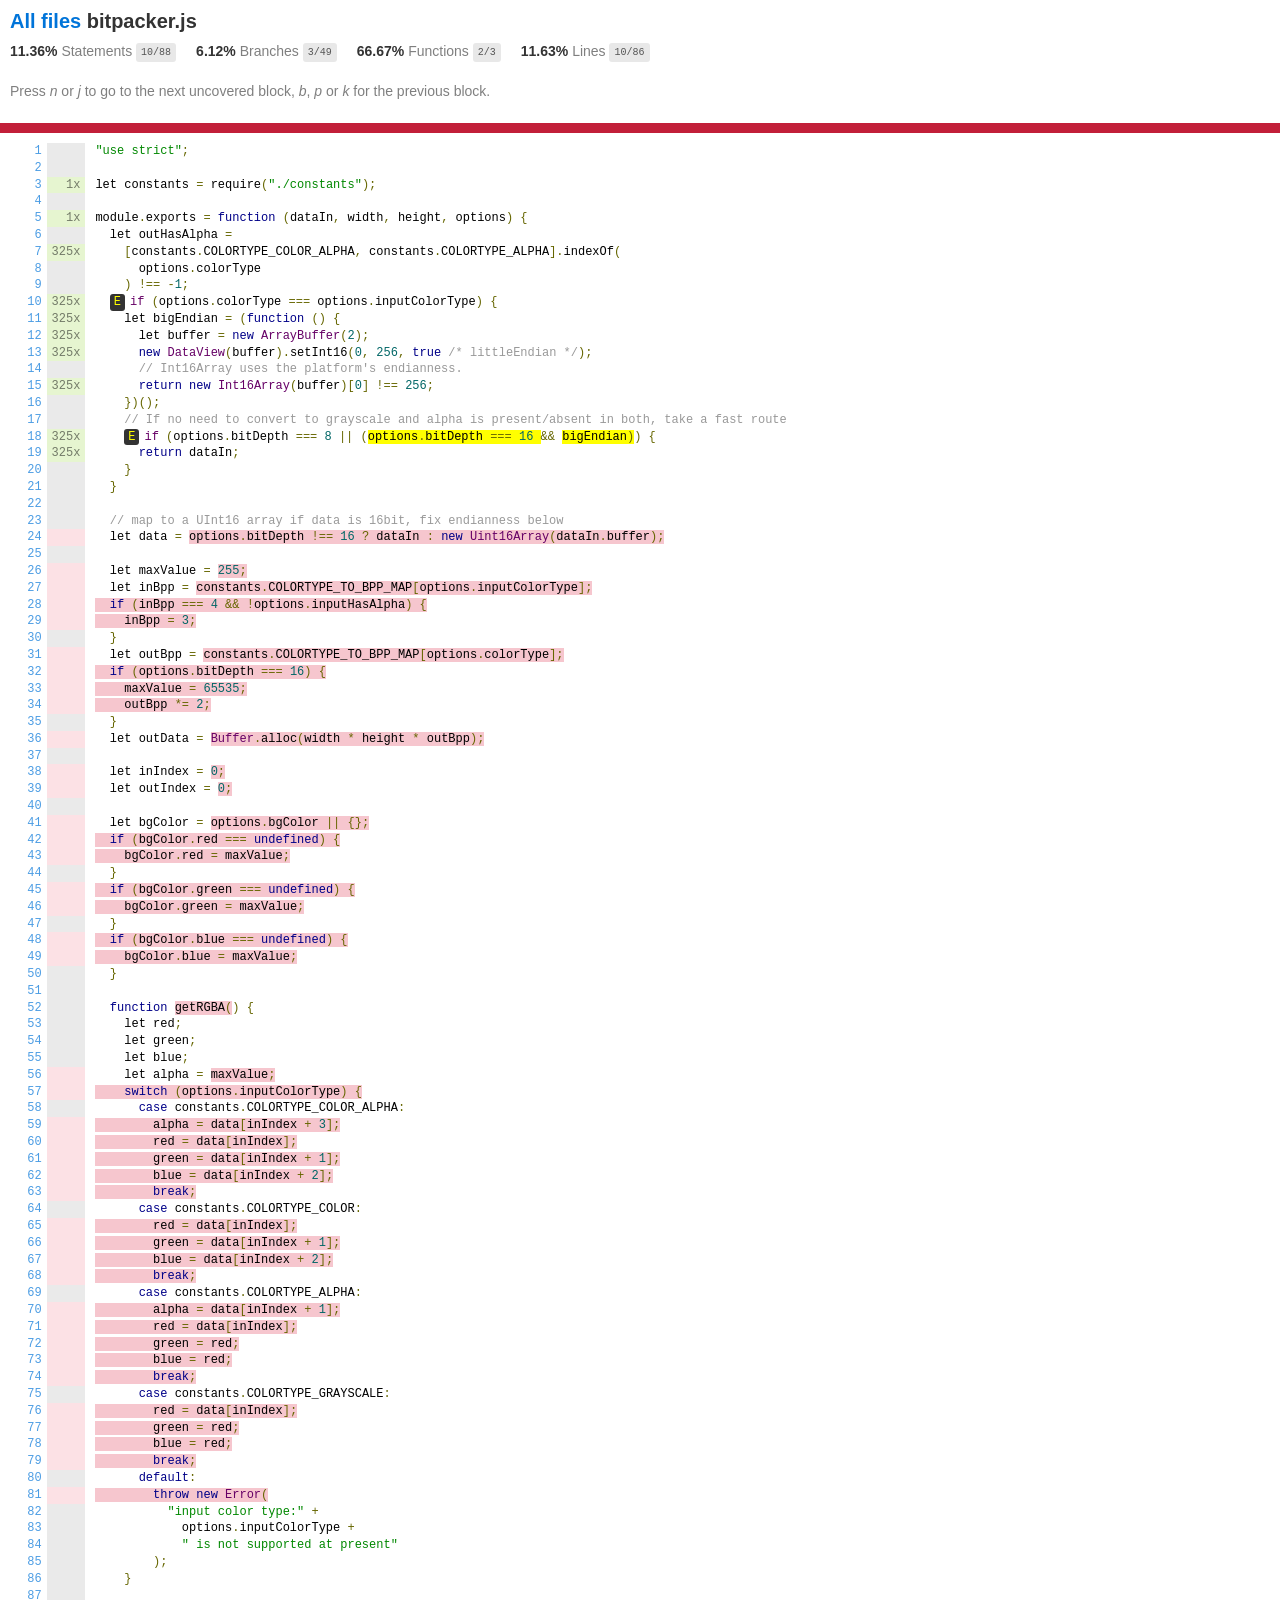
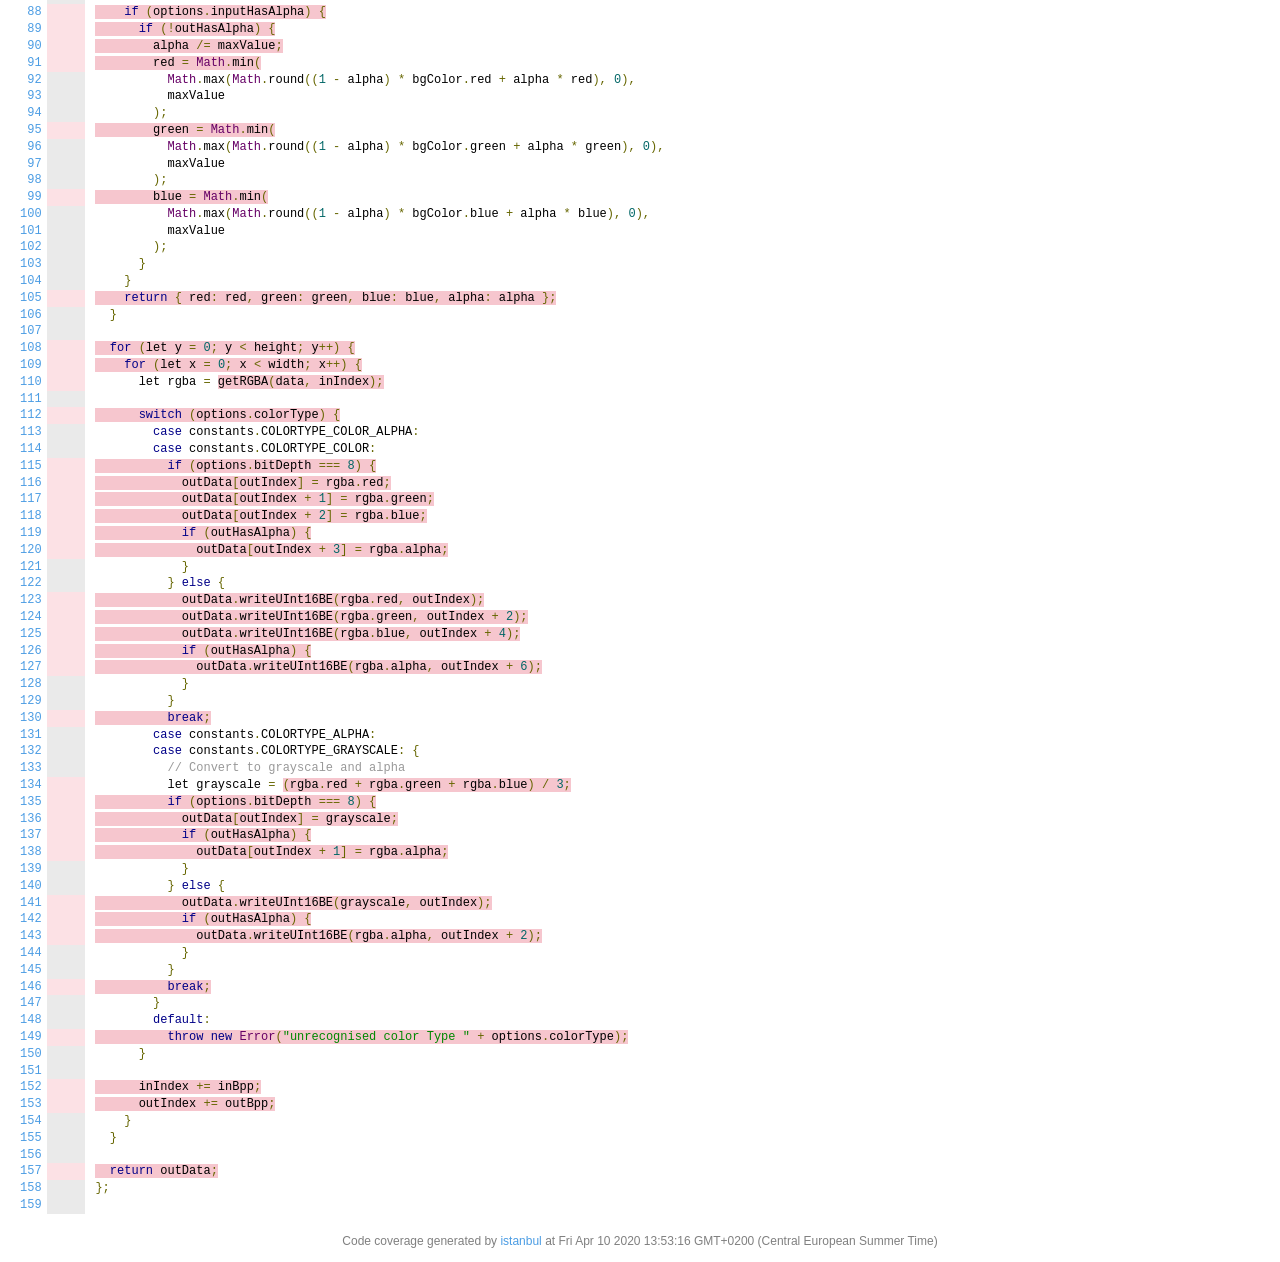
<file: node_modules/pngjs/coverage/lcov-report/bitpacker.js.html>
<!doctype html>
<html lang="en">

<head>
    <title>Code coverage report for bitpacker.js</title>
    <meta charset="utf-8" />
    <link rel="stylesheet" href="prettify.css" />
    <link rel="stylesheet" href="base.css" />
    <link rel="shortcut icon" type="image/x-icon" href="favicon.png" />
    <meta name="viewport" content="width=device-width, initial-scale=1" />
    <style type='text/css'>
        .coverage-summary .sorter {
            background-image: url(sort-arrow-sprite.png);
        }
    </style>
</head>
    
<body>
<div class='wrapper'>
    <div class='pad1'>
        <h1><a href="index.html">All files</a> bitpacker.js</h1>
        <div class='clearfix'>
            
            <div class='fl pad1y space-right2'>
                <span class="strong">11.36% </span>
                <span class="quiet">Statements</span>
                <span class='fraction'>10/88</span>
            </div>
        
            
            <div class='fl pad1y space-right2'>
                <span class="strong">6.12% </span>
                <span class="quiet">Branches</span>
                <span class='fraction'>3/49</span>
            </div>
        
            
            <div class='fl pad1y space-right2'>
                <span class="strong">66.67% </span>
                <span class="quiet">Functions</span>
                <span class='fraction'>2/3</span>
            </div>
        
            
            <div class='fl pad1y space-right2'>
                <span class="strong">11.63% </span>
                <span class="quiet">Lines</span>
                <span class='fraction'>10/86</span>
            </div>
        
            
        </div>
        <p class="quiet">
            Press <em>n</em> or <em>j</em> to go to the next uncovered block, <em>b</em>, <em>p</em> or <em>k</em> for the previous block.
        </p>
    </div>
    <div class='status-line low'></div>
    <pre><table class="coverage">
<tr><td class="line-count quiet"><a name='L1'></a><a href='#L1'>1</a>
<a name='L2'></a><a href='#L2'>2</a>
<a name='L3'></a><a href='#L3'>3</a>
<a name='L4'></a><a href='#L4'>4</a>
<a name='L5'></a><a href='#L5'>5</a>
<a name='L6'></a><a href='#L6'>6</a>
<a name='L7'></a><a href='#L7'>7</a>
<a name='L8'></a><a href='#L8'>8</a>
<a name='L9'></a><a href='#L9'>9</a>
<a name='L10'></a><a href='#L10'>10</a>
<a name='L11'></a><a href='#L11'>11</a>
<a name='L12'></a><a href='#L12'>12</a>
<a name='L13'></a><a href='#L13'>13</a>
<a name='L14'></a><a href='#L14'>14</a>
<a name='L15'></a><a href='#L15'>15</a>
<a name='L16'></a><a href='#L16'>16</a>
<a name='L17'></a><a href='#L17'>17</a>
<a name='L18'></a><a href='#L18'>18</a>
<a name='L19'></a><a href='#L19'>19</a>
<a name='L20'></a><a href='#L20'>20</a>
<a name='L21'></a><a href='#L21'>21</a>
<a name='L22'></a><a href='#L22'>22</a>
<a name='L23'></a><a href='#L23'>23</a>
<a name='L24'></a><a href='#L24'>24</a>
<a name='L25'></a><a href='#L25'>25</a>
<a name='L26'></a><a href='#L26'>26</a>
<a name='L27'></a><a href='#L27'>27</a>
<a name='L28'></a><a href='#L28'>28</a>
<a name='L29'></a><a href='#L29'>29</a>
<a name='L30'></a><a href='#L30'>30</a>
<a name='L31'></a><a href='#L31'>31</a>
<a name='L32'></a><a href='#L32'>32</a>
<a name='L33'></a><a href='#L33'>33</a>
<a name='L34'></a><a href='#L34'>34</a>
<a name='L35'></a><a href='#L35'>35</a>
<a name='L36'></a><a href='#L36'>36</a>
<a name='L37'></a><a href='#L37'>37</a>
<a name='L38'></a><a href='#L38'>38</a>
<a name='L39'></a><a href='#L39'>39</a>
<a name='L40'></a><a href='#L40'>40</a>
<a name='L41'></a><a href='#L41'>41</a>
<a name='L42'></a><a href='#L42'>42</a>
<a name='L43'></a><a href='#L43'>43</a>
<a name='L44'></a><a href='#L44'>44</a>
<a name='L45'></a><a href='#L45'>45</a>
<a name='L46'></a><a href='#L46'>46</a>
<a name='L47'></a><a href='#L47'>47</a>
<a name='L48'></a><a href='#L48'>48</a>
<a name='L49'></a><a href='#L49'>49</a>
<a name='L50'></a><a href='#L50'>50</a>
<a name='L51'></a><a href='#L51'>51</a>
<a name='L52'></a><a href='#L52'>52</a>
<a name='L53'></a><a href='#L53'>53</a>
<a name='L54'></a><a href='#L54'>54</a>
<a name='L55'></a><a href='#L55'>55</a>
<a name='L56'></a><a href='#L56'>56</a>
<a name='L57'></a><a href='#L57'>57</a>
<a name='L58'></a><a href='#L58'>58</a>
<a name='L59'></a><a href='#L59'>59</a>
<a name='L60'></a><a href='#L60'>60</a>
<a name='L61'></a><a href='#L61'>61</a>
<a name='L62'></a><a href='#L62'>62</a>
<a name='L63'></a><a href='#L63'>63</a>
<a name='L64'></a><a href='#L64'>64</a>
<a name='L65'></a><a href='#L65'>65</a>
<a name='L66'></a><a href='#L66'>66</a>
<a name='L67'></a><a href='#L67'>67</a>
<a name='L68'></a><a href='#L68'>68</a>
<a name='L69'></a><a href='#L69'>69</a>
<a name='L70'></a><a href='#L70'>70</a>
<a name='L71'></a><a href='#L71'>71</a>
<a name='L72'></a><a href='#L72'>72</a>
<a name='L73'></a><a href='#L73'>73</a>
<a name='L74'></a><a href='#L74'>74</a>
<a name='L75'></a><a href='#L75'>75</a>
<a name='L76'></a><a href='#L76'>76</a>
<a name='L77'></a><a href='#L77'>77</a>
<a name='L78'></a><a href='#L78'>78</a>
<a name='L79'></a><a href='#L79'>79</a>
<a name='L80'></a><a href='#L80'>80</a>
<a name='L81'></a><a href='#L81'>81</a>
<a name='L82'></a><a href='#L82'>82</a>
<a name='L83'></a><a href='#L83'>83</a>
<a name='L84'></a><a href='#L84'>84</a>
<a name='L85'></a><a href='#L85'>85</a>
<a name='L86'></a><a href='#L86'>86</a>
<a name='L87'></a><a href='#L87'>87</a>
<a name='L88'></a><a href='#L88'>88</a>
<a name='L89'></a><a href='#L89'>89</a>
<a name='L90'></a><a href='#L90'>90</a>
<a name='L91'></a><a href='#L91'>91</a>
<a name='L92'></a><a href='#L92'>92</a>
<a name='L93'></a><a href='#L93'>93</a>
<a name='L94'></a><a href='#L94'>94</a>
<a name='L95'></a><a href='#L95'>95</a>
<a name='L96'></a><a href='#L96'>96</a>
<a name='L97'></a><a href='#L97'>97</a>
<a name='L98'></a><a href='#L98'>98</a>
<a name='L99'></a><a href='#L99'>99</a>
<a name='L100'></a><a href='#L100'>100</a>
<a name='L101'></a><a href='#L101'>101</a>
<a name='L102'></a><a href='#L102'>102</a>
<a name='L103'></a><a href='#L103'>103</a>
<a name='L104'></a><a href='#L104'>104</a>
<a name='L105'></a><a href='#L105'>105</a>
<a name='L106'></a><a href='#L106'>106</a>
<a name='L107'></a><a href='#L107'>107</a>
<a name='L108'></a><a href='#L108'>108</a>
<a name='L109'></a><a href='#L109'>109</a>
<a name='L110'></a><a href='#L110'>110</a>
<a name='L111'></a><a href='#L111'>111</a>
<a name='L112'></a><a href='#L112'>112</a>
<a name='L113'></a><a href='#L113'>113</a>
<a name='L114'></a><a href='#L114'>114</a>
<a name='L115'></a><a href='#L115'>115</a>
<a name='L116'></a><a href='#L116'>116</a>
<a name='L117'></a><a href='#L117'>117</a>
<a name='L118'></a><a href='#L118'>118</a>
<a name='L119'></a><a href='#L119'>119</a>
<a name='L120'></a><a href='#L120'>120</a>
<a name='L121'></a><a href='#L121'>121</a>
<a name='L122'></a><a href='#L122'>122</a>
<a name='L123'></a><a href='#L123'>123</a>
<a name='L124'></a><a href='#L124'>124</a>
<a name='L125'></a><a href='#L125'>125</a>
<a name='L126'></a><a href='#L126'>126</a>
<a name='L127'></a><a href='#L127'>127</a>
<a name='L128'></a><a href='#L128'>128</a>
<a name='L129'></a><a href='#L129'>129</a>
<a name='L130'></a><a href='#L130'>130</a>
<a name='L131'></a><a href='#L131'>131</a>
<a name='L132'></a><a href='#L132'>132</a>
<a name='L133'></a><a href='#L133'>133</a>
<a name='L134'></a><a href='#L134'>134</a>
<a name='L135'></a><a href='#L135'>135</a>
<a name='L136'></a><a href='#L136'>136</a>
<a name='L137'></a><a href='#L137'>137</a>
<a name='L138'></a><a href='#L138'>138</a>
<a name='L139'></a><a href='#L139'>139</a>
<a name='L140'></a><a href='#L140'>140</a>
<a name='L141'></a><a href='#L141'>141</a>
<a name='L142'></a><a href='#L142'>142</a>
<a name='L143'></a><a href='#L143'>143</a>
<a name='L144'></a><a href='#L144'>144</a>
<a name='L145'></a><a href='#L145'>145</a>
<a name='L146'></a><a href='#L146'>146</a>
<a name='L147'></a><a href='#L147'>147</a>
<a name='L148'></a><a href='#L148'>148</a>
<a name='L149'></a><a href='#L149'>149</a>
<a name='L150'></a><a href='#L150'>150</a>
<a name='L151'></a><a href='#L151'>151</a>
<a name='L152'></a><a href='#L152'>152</a>
<a name='L153'></a><a href='#L153'>153</a>
<a name='L154'></a><a href='#L154'>154</a>
<a name='L155'></a><a href='#L155'>155</a>
<a name='L156'></a><a href='#L156'>156</a>
<a name='L157'></a><a href='#L157'>157</a>
<a name='L158'></a><a href='#L158'>158</a>
<a name='L159'></a><a href='#L159'>159</a></td><td class="line-coverage quiet"><span class="cline-any cline-neutral">&nbsp;</span>
<span class="cline-any cline-neutral">&nbsp;</span>
<span class="cline-any cline-yes">1x</span>
<span class="cline-any cline-neutral">&nbsp;</span>
<span class="cline-any cline-yes">1x</span>
<span class="cline-any cline-neutral">&nbsp;</span>
<span class="cline-any cline-yes">325x</span>
<span class="cline-any cline-neutral">&nbsp;</span>
<span class="cline-any cline-neutral">&nbsp;</span>
<span class="cline-any cline-yes">325x</span>
<span class="cline-any cline-yes">325x</span>
<span class="cline-any cline-yes">325x</span>
<span class="cline-any cline-yes">325x</span>
<span class="cline-any cline-neutral">&nbsp;</span>
<span class="cline-any cline-yes">325x</span>
<span class="cline-any cline-neutral">&nbsp;</span>
<span class="cline-any cline-neutral">&nbsp;</span>
<span class="cline-any cline-yes">325x</span>
<span class="cline-any cline-yes">325x</span>
<span class="cline-any cline-neutral">&nbsp;</span>
<span class="cline-any cline-neutral">&nbsp;</span>
<span class="cline-any cline-neutral">&nbsp;</span>
<span class="cline-any cline-neutral">&nbsp;</span>
<span class="cline-any cline-no">&nbsp;</span>
<span class="cline-any cline-neutral">&nbsp;</span>
<span class="cline-any cline-no">&nbsp;</span>
<span class="cline-any cline-no">&nbsp;</span>
<span class="cline-any cline-no">&nbsp;</span>
<span class="cline-any cline-no">&nbsp;</span>
<span class="cline-any cline-neutral">&nbsp;</span>
<span class="cline-any cline-no">&nbsp;</span>
<span class="cline-any cline-no">&nbsp;</span>
<span class="cline-any cline-no">&nbsp;</span>
<span class="cline-any cline-no">&nbsp;</span>
<span class="cline-any cline-neutral">&nbsp;</span>
<span class="cline-any cline-no">&nbsp;</span>
<span class="cline-any cline-neutral">&nbsp;</span>
<span class="cline-any cline-no">&nbsp;</span>
<span class="cline-any cline-no">&nbsp;</span>
<span class="cline-any cline-neutral">&nbsp;</span>
<span class="cline-any cline-no">&nbsp;</span>
<span class="cline-any cline-no">&nbsp;</span>
<span class="cline-any cline-no">&nbsp;</span>
<span class="cline-any cline-neutral">&nbsp;</span>
<span class="cline-any cline-no">&nbsp;</span>
<span class="cline-any cline-no">&nbsp;</span>
<span class="cline-any cline-neutral">&nbsp;</span>
<span class="cline-any cline-no">&nbsp;</span>
<span class="cline-any cline-no">&nbsp;</span>
<span class="cline-any cline-neutral">&nbsp;</span>
<span class="cline-any cline-neutral">&nbsp;</span>
<span class="cline-any cline-neutral">&nbsp;</span>
<span class="cline-any cline-neutral">&nbsp;</span>
<span class="cline-any cline-neutral">&nbsp;</span>
<span class="cline-any cline-neutral">&nbsp;</span>
<span class="cline-any cline-no">&nbsp;</span>
<span class="cline-any cline-no">&nbsp;</span>
<span class="cline-any cline-neutral">&nbsp;</span>
<span class="cline-any cline-no">&nbsp;</span>
<span class="cline-any cline-no">&nbsp;</span>
<span class="cline-any cline-no">&nbsp;</span>
<span class="cline-any cline-no">&nbsp;</span>
<span class="cline-any cline-no">&nbsp;</span>
<span class="cline-any cline-neutral">&nbsp;</span>
<span class="cline-any cline-no">&nbsp;</span>
<span class="cline-any cline-no">&nbsp;</span>
<span class="cline-any cline-no">&nbsp;</span>
<span class="cline-any cline-no">&nbsp;</span>
<span class="cline-any cline-neutral">&nbsp;</span>
<span class="cline-any cline-no">&nbsp;</span>
<span class="cline-any cline-no">&nbsp;</span>
<span class="cline-any cline-no">&nbsp;</span>
<span class="cline-any cline-no">&nbsp;</span>
<span class="cline-any cline-no">&nbsp;</span>
<span class="cline-any cline-neutral">&nbsp;</span>
<span class="cline-any cline-no">&nbsp;</span>
<span class="cline-any cline-no">&nbsp;</span>
<span class="cline-any cline-no">&nbsp;</span>
<span class="cline-any cline-no">&nbsp;</span>
<span class="cline-any cline-neutral">&nbsp;</span>
<span class="cline-any cline-no">&nbsp;</span>
<span class="cline-any cline-neutral">&nbsp;</span>
<span class="cline-any cline-neutral">&nbsp;</span>
<span class="cline-any cline-neutral">&nbsp;</span>
<span class="cline-any cline-neutral">&nbsp;</span>
<span class="cline-any cline-neutral">&nbsp;</span>
<span class="cline-any cline-neutral">&nbsp;</span>
<span class="cline-any cline-no">&nbsp;</span>
<span class="cline-any cline-no">&nbsp;</span>
<span class="cline-any cline-no">&nbsp;</span>
<span class="cline-any cline-no">&nbsp;</span>
<span class="cline-any cline-neutral">&nbsp;</span>
<span class="cline-any cline-neutral">&nbsp;</span>
<span class="cline-any cline-neutral">&nbsp;</span>
<span class="cline-any cline-no">&nbsp;</span>
<span class="cline-any cline-neutral">&nbsp;</span>
<span class="cline-any cline-neutral">&nbsp;</span>
<span class="cline-any cline-neutral">&nbsp;</span>
<span class="cline-any cline-no">&nbsp;</span>
<span class="cline-any cline-neutral">&nbsp;</span>
<span class="cline-any cline-neutral">&nbsp;</span>
<span class="cline-any cline-neutral">&nbsp;</span>
<span class="cline-any cline-neutral">&nbsp;</span>
<span class="cline-any cline-neutral">&nbsp;</span>
<span class="cline-any cline-no">&nbsp;</span>
<span class="cline-any cline-neutral">&nbsp;</span>
<span class="cline-any cline-neutral">&nbsp;</span>
<span class="cline-any cline-no">&nbsp;</span>
<span class="cline-any cline-no">&nbsp;</span>
<span class="cline-any cline-no">&nbsp;</span>
<span class="cline-any cline-neutral">&nbsp;</span>
<span class="cline-any cline-no">&nbsp;</span>
<span class="cline-any cline-neutral">&nbsp;</span>
<span class="cline-any cline-neutral">&nbsp;</span>
<span class="cline-any cline-no">&nbsp;</span>
<span class="cline-any cline-no">&nbsp;</span>
<span class="cline-any cline-no">&nbsp;</span>
<span class="cline-any cline-no">&nbsp;</span>
<span class="cline-any cline-no">&nbsp;</span>
<span class="cline-any cline-no">&nbsp;</span>
<span class="cline-any cline-neutral">&nbsp;</span>
<span class="cline-any cline-neutral">&nbsp;</span>
<span class="cline-any cline-no">&nbsp;</span>
<span class="cline-any cline-no">&nbsp;</span>
<span class="cline-any cline-no">&nbsp;</span>
<span class="cline-any cline-no">&nbsp;</span>
<span class="cline-any cline-no">&nbsp;</span>
<span class="cline-any cline-neutral">&nbsp;</span>
<span class="cline-any cline-neutral">&nbsp;</span>
<span class="cline-any cline-no">&nbsp;</span>
<span class="cline-any cline-neutral">&nbsp;</span>
<span class="cline-any cline-neutral">&nbsp;</span>
<span class="cline-any cline-neutral">&nbsp;</span>
<span class="cline-any cline-no">&nbsp;</span>
<span class="cline-any cline-no">&nbsp;</span>
<span class="cline-any cline-no">&nbsp;</span>
<span class="cline-any cline-no">&nbsp;</span>
<span class="cline-any cline-no">&nbsp;</span>
<span class="cline-any cline-neutral">&nbsp;</span>
<span class="cline-any cline-neutral">&nbsp;</span>
<span class="cline-any cline-no">&nbsp;</span>
<span class="cline-any cline-no">&nbsp;</span>
<span class="cline-any cline-no">&nbsp;</span>
<span class="cline-any cline-neutral">&nbsp;</span>
<span class="cline-any cline-neutral">&nbsp;</span>
<span class="cline-any cline-no">&nbsp;</span>
<span class="cline-any cline-neutral">&nbsp;</span>
<span class="cline-any cline-neutral">&nbsp;</span>
<span class="cline-any cline-no">&nbsp;</span>
<span class="cline-any cline-neutral">&nbsp;</span>
<span class="cline-any cline-neutral">&nbsp;</span>
<span class="cline-any cline-no">&nbsp;</span>
<span class="cline-any cline-no">&nbsp;</span>
<span class="cline-any cline-neutral">&nbsp;</span>
<span class="cline-any cline-neutral">&nbsp;</span>
<span class="cline-any cline-neutral">&nbsp;</span>
<span class="cline-any cline-no">&nbsp;</span>
<span class="cline-any cline-neutral">&nbsp;</span>
<span class="cline-any cline-neutral">&nbsp;</span></td><td class="text"><pre class="prettyprint lang-js">"use strict";
&nbsp;
let constants = require("./constants");
&nbsp;
module.exports = function (dataIn, width, height, options) {
  let outHasAlpha =
    [constants.COLORTYPE_COLOR_ALPHA, constants.COLORTYPE_ALPHA].indexOf(
      options.colorType
    ) !== -1;
  <span class="missing-if-branch" title="else path not taken" >E</span>if (options.colorType === options.inputColorType) {
    let bigEndian = (function () {
      let buffer = new ArrayBuffer(2);
      new DataView(buffer).setInt16(0, 256, true /* littleEndian */);
      // Int16Array uses the platform's endianness.
      return new Int16Array(buffer)[0] !== 256;
    })();
    // If no need to convert to grayscale and alpha is present/absent in both, take a fast route
    <span class="missing-if-branch" title="else path not taken" >E</span>if (options.bitDepth === 8 || (<span class="branch-1 cbranch-no" title="branch not covered" >options.bitDepth === 16 </span>&amp;&amp; <span class="branch-2 cbranch-no" title="branch not covered" >bigEndian)</span>) {
      return dataIn;
    }
  }
&nbsp;
  // map to a UInt16 array if data is 16bit, fix endianness below
  let data = <span class="cstat-no" title="statement not covered" >options.bitDepth !== 16 ? dataIn : new Uint16Array(dataIn.buffer);</span>
&nbsp;
  let maxValue = <span class="cstat-no" title="statement not covered" >255;</span>
  let inBpp = <span class="cstat-no" title="statement not covered" >constants.COLORTYPE_TO_BPP_MAP[options.inputColorType];</span>
<span class="cstat-no" title="statement not covered" >  if (inBpp === 4 &amp;&amp; !options.inputHasAlpha) {</span>
<span class="cstat-no" title="statement not covered" >    inBpp = 3;</span>
  }
  let outBpp = <span class="cstat-no" title="statement not covered" >constants.COLORTYPE_TO_BPP_MAP[options.colorType];</span>
<span class="cstat-no" title="statement not covered" >  if (options.bitDepth === 16) {</span>
<span class="cstat-no" title="statement not covered" >    maxValue = 65535;</span>
<span class="cstat-no" title="statement not covered" >    outBpp *= 2;</span>
  }
  let outData = <span class="cstat-no" title="statement not covered" >Buffer.alloc(width * height * outBpp);</span>
&nbsp;
  let inIndex = <span class="cstat-no" title="statement not covered" >0;</span>
  let outIndex = <span class="cstat-no" title="statement not covered" >0;</span>
&nbsp;
  let bgColor = <span class="cstat-no" title="statement not covered" >options.bgColor || {};</span>
<span class="cstat-no" title="statement not covered" >  if (bgColor.red === undefined) {</span>
<span class="cstat-no" title="statement not covered" >    bgColor.red = maxValue;</span>
  }
<span class="cstat-no" title="statement not covered" >  if (bgColor.green === undefined) {</span>
<span class="cstat-no" title="statement not covered" >    bgColor.green = maxValue;</span>
  }
<span class="cstat-no" title="statement not covered" >  if (bgColor.blue === undefined) {</span>
<span class="cstat-no" title="statement not covered" >    bgColor.blue = maxValue;</span>
  }
&nbsp;
  function <span class="fstat-no" title="function not covered" >getRGBA(</span>) {
    let red;
    let green;
    let blue;
    let alpha = <span class="cstat-no" title="statement not covered" >maxValue;</span>
<span class="cstat-no" title="statement not covered" >    switch (options.inputColorType) {</span>
      case constants.COLORTYPE_COLOR_ALPHA:
<span class="cstat-no" title="statement not covered" >        alpha = data[inIndex + 3];</span>
<span class="cstat-no" title="statement not covered" >        red = data[inIndex];</span>
<span class="cstat-no" title="statement not covered" >        green = data[inIndex + 1];</span>
<span class="cstat-no" title="statement not covered" >        blue = data[inIndex + 2];</span>
<span class="cstat-no" title="statement not covered" >        break;</span>
      case constants.COLORTYPE_COLOR:
<span class="cstat-no" title="statement not covered" >        red = data[inIndex];</span>
<span class="cstat-no" title="statement not covered" >        green = data[inIndex + 1];</span>
<span class="cstat-no" title="statement not covered" >        blue = data[inIndex + 2];</span>
<span class="cstat-no" title="statement not covered" >        break;</span>
      case constants.COLORTYPE_ALPHA:
<span class="cstat-no" title="statement not covered" >        alpha = data[inIndex + 1];</span>
<span class="cstat-no" title="statement not covered" >        red = data[inIndex];</span>
<span class="cstat-no" title="statement not covered" >        green = red;</span>
<span class="cstat-no" title="statement not covered" >        blue = red;</span>
<span class="cstat-no" title="statement not covered" >        break;</span>
      case constants.COLORTYPE_GRAYSCALE:
<span class="cstat-no" title="statement not covered" >        red = data[inIndex];</span>
<span class="cstat-no" title="statement not covered" >        green = red;</span>
<span class="cstat-no" title="statement not covered" >        blue = red;</span>
<span class="cstat-no" title="statement not covered" >        break;</span>
      default:
<span class="cstat-no" title="statement not covered" >        throw new Error(</span>
          "input color type:" +
            options.inputColorType +
            " is not supported at present"
        );
    }
&nbsp;
<span class="cstat-no" title="statement not covered" >    if (options.inputHasAlpha) {</span>
<span class="cstat-no" title="statement not covered" >      if (!outHasAlpha) {</span>
<span class="cstat-no" title="statement not covered" >        alpha /= maxValue;</span>
<span class="cstat-no" title="statement not covered" >        red = Math.min(</span>
          Math.max(Math.round((1 - alpha) * bgColor.red + alpha * red), 0),
          maxValue
        );
<span class="cstat-no" title="statement not covered" >        green = Math.min(</span>
          Math.max(Math.round((1 - alpha) * bgColor.green + alpha * green), 0),
          maxValue
        );
<span class="cstat-no" title="statement not covered" >        blue = Math.min(</span>
          Math.max(Math.round((1 - alpha) * bgColor.blue + alpha * blue), 0),
          maxValue
        );
      }
    }
<span class="cstat-no" title="statement not covered" >    return { red: red, green: green, blue: blue, alpha: alpha };</span>
  }
&nbsp;
<span class="cstat-no" title="statement not covered" >  for (let y = <span class="cstat-no" title="statement not covered" >0;</span> y &lt; height; y++) {</span>
<span class="cstat-no" title="statement not covered" >    for (let x = <span class="cstat-no" title="statement not covered" >0;</span> x &lt; width; x++) {</span>
      let rgba = <span class="cstat-no" title="statement not covered" >getRGBA(data, inIndex);</span>
&nbsp;
<span class="cstat-no" title="statement not covered" >      switch (options.colorType) {</span>
        case constants.COLORTYPE_COLOR_ALPHA:
        case constants.COLORTYPE_COLOR:
<span class="cstat-no" title="statement not covered" >          if (options.bitDepth === 8) {</span>
<span class="cstat-no" title="statement not covered" >            outData[outIndex] = rgba.red;</span>
<span class="cstat-no" title="statement not covered" >            outData[outIndex + 1] = rgba.green;</span>
<span class="cstat-no" title="statement not covered" >            outData[outIndex + 2] = rgba.blue;</span>
<span class="cstat-no" title="statement not covered" >            if (outHasAlpha) {</span>
<span class="cstat-no" title="statement not covered" >              outData[outIndex + 3] = rgba.alpha;</span>
            }
          } else {
<span class="cstat-no" title="statement not covered" >            outData.writeUInt16BE(rgba.red, outIndex);</span>
<span class="cstat-no" title="statement not covered" >            outData.writeUInt16BE(rgba.green, outIndex + 2);</span>
<span class="cstat-no" title="statement not covered" >            outData.writeUInt16BE(rgba.blue, outIndex + 4);</span>
<span class="cstat-no" title="statement not covered" >            if (outHasAlpha) {</span>
<span class="cstat-no" title="statement not covered" >              outData.writeUInt16BE(rgba.alpha, outIndex + 6);</span>
            }
          }
<span class="cstat-no" title="statement not covered" >          break;</span>
        case constants.COLORTYPE_ALPHA:
        case constants.COLORTYPE_GRAYSCALE: {
          // Convert to grayscale and alpha
          let grayscale = <span class="cstat-no" title="statement not covered" >(rgba.red + rgba.green + rgba.blue) / 3;</span>
<span class="cstat-no" title="statement not covered" >          if (options.bitDepth === 8) {</span>
<span class="cstat-no" title="statement not covered" >            outData[outIndex] = grayscale;</span>
<span class="cstat-no" title="statement not covered" >            if (outHasAlpha) {</span>
<span class="cstat-no" title="statement not covered" >              outData[outIndex + 1] = rgba.alpha;</span>
            }
          } else {
<span class="cstat-no" title="statement not covered" >            outData.writeUInt16BE(grayscale, outIndex);</span>
<span class="cstat-no" title="statement not covered" >            if (outHasAlpha) {</span>
<span class="cstat-no" title="statement not covered" >              outData.writeUInt16BE(rgba.alpha, outIndex + 2);</span>
            }
          }
<span class="cstat-no" title="statement not covered" >          break;</span>
        }
        default:
<span class="cstat-no" title="statement not covered" >          throw new Error("unrecognised color Type " + options.colorType);</span>
      }
&nbsp;
<span class="cstat-no" title="statement not covered" >      inIndex += inBpp;</span>
<span class="cstat-no" title="statement not covered" >      outIndex += outBpp;</span>
    }
  }
&nbsp;
<span class="cstat-no" title="statement not covered" >  return outData;</span>
};
&nbsp;</pre></td></tr></table></pre>

                <div class='push'></div><!-- for sticky footer -->
            </div><!-- /wrapper -->
            <div class='footer quiet pad2 space-top1 center small'>
                Code coverage generated by
                <a href="https://istanbul.js.org/" target="_blank">istanbul</a>
                at Fri Apr 10 2020 13:53:16 GMT+0200 (Central European Summer Time)
            </div>
        </div>
        <script src="prettify.js"></script>
        <script>
            window.onload = function () {
                prettyPrint();
            };
        </script>
        <script src="sorter.js"></script>
        <script src="block-navigation.js"></script>
    </body>
</html>
</file>
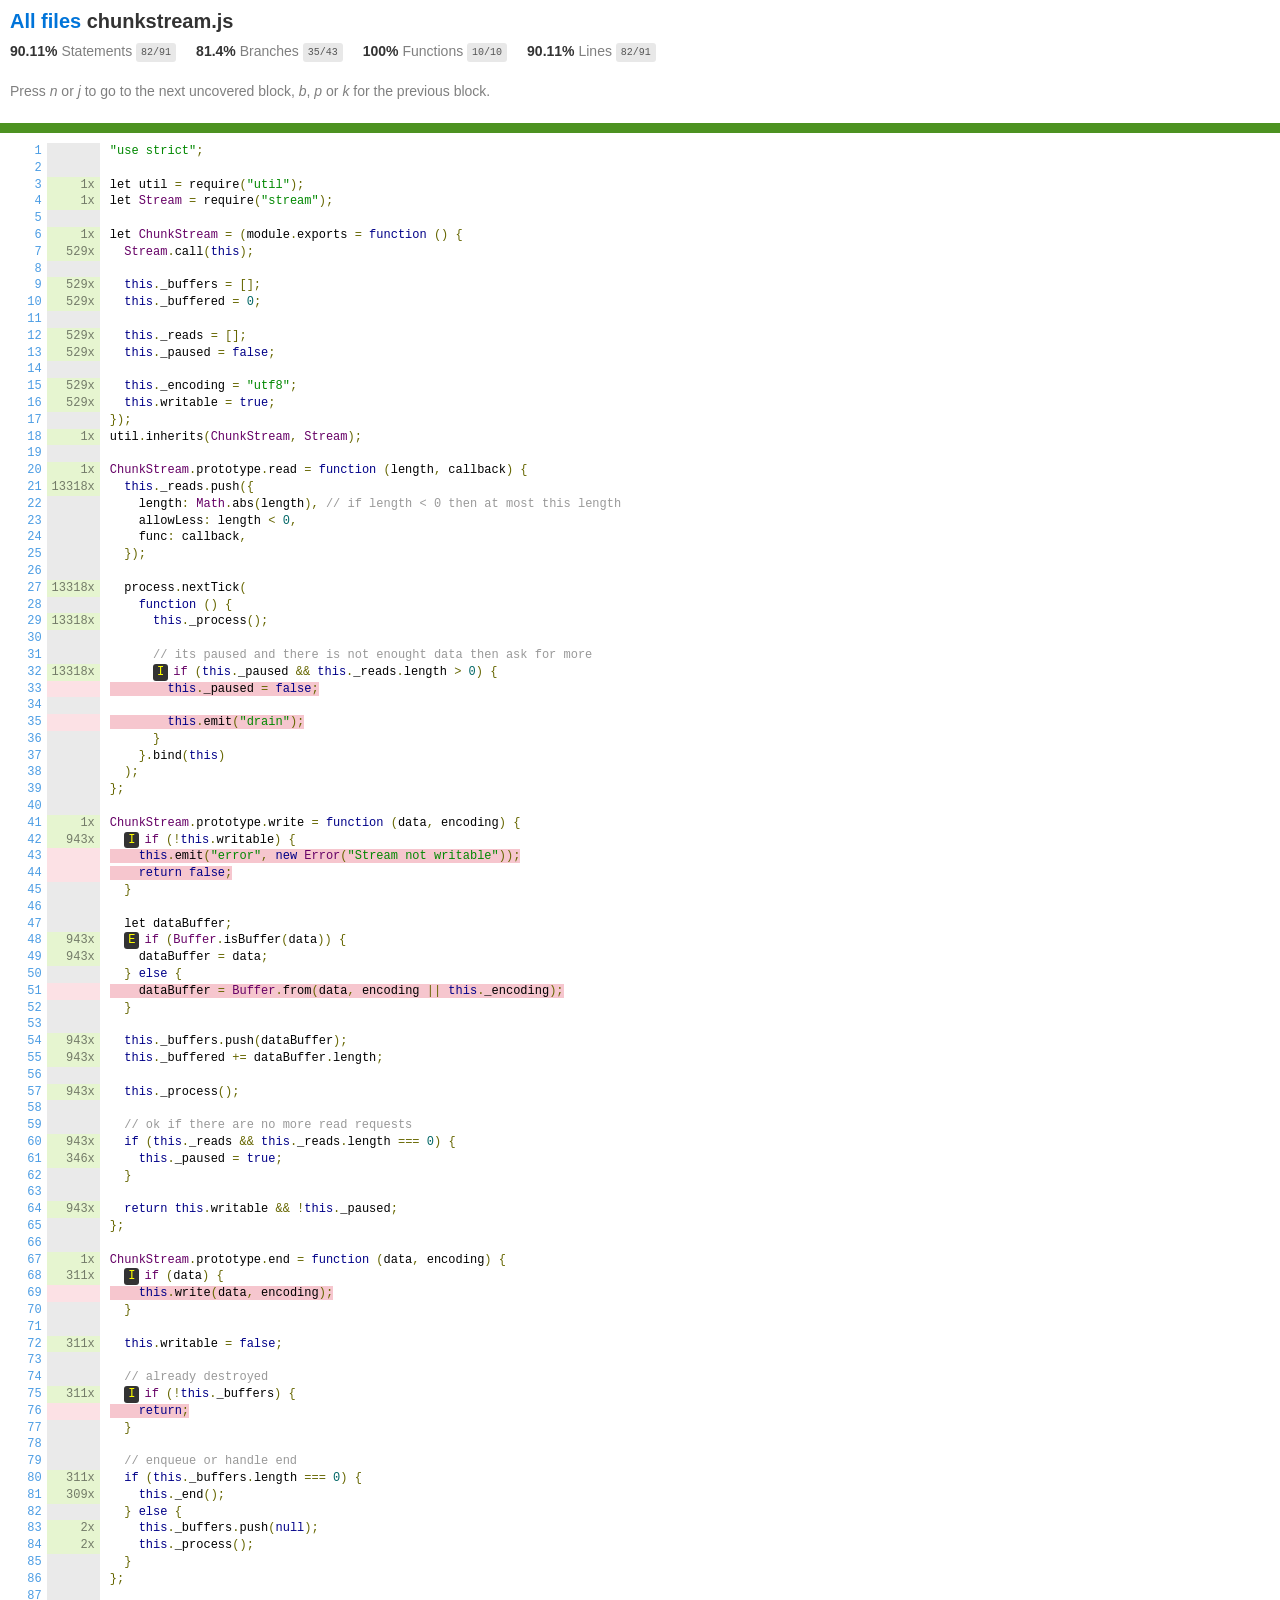
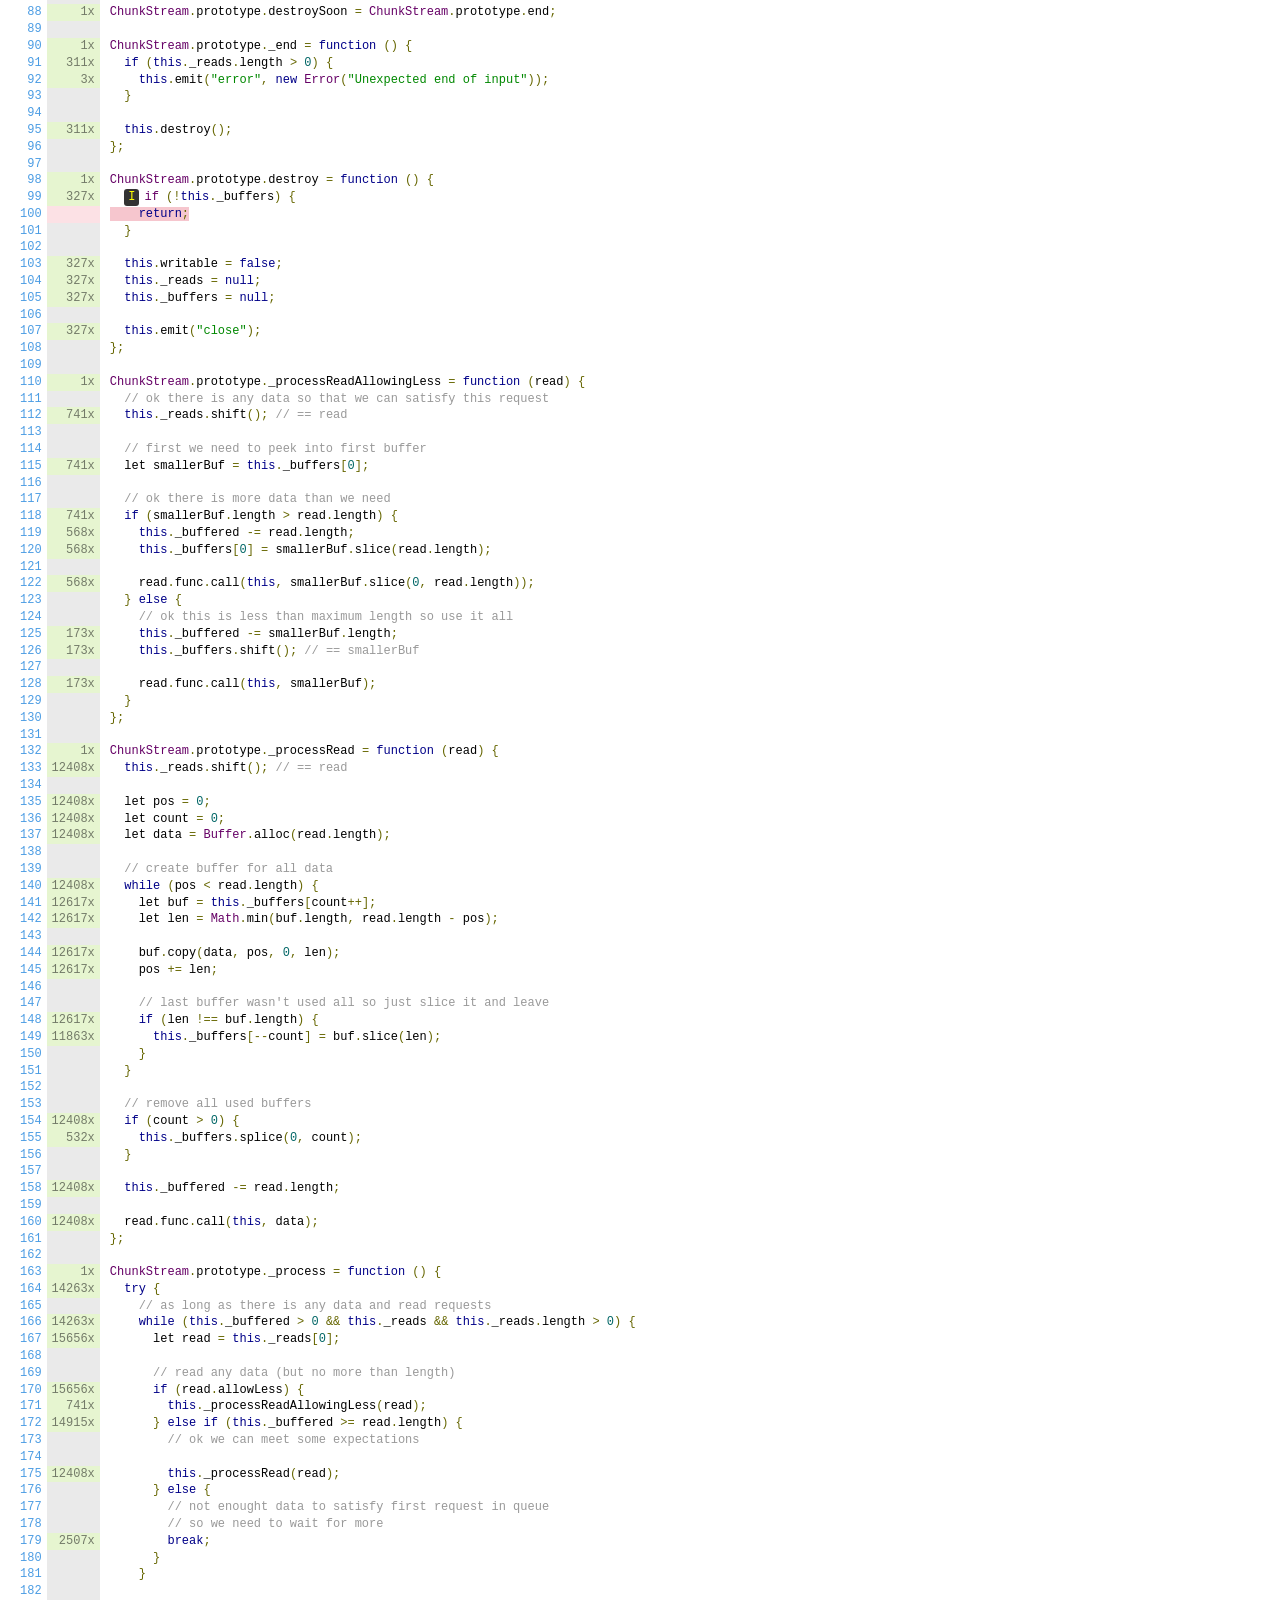
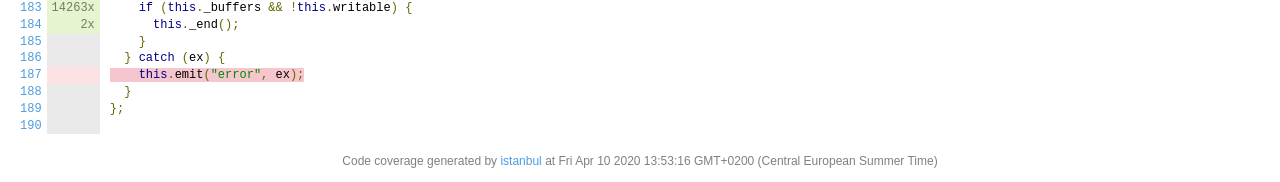
<file: node_modules/pngjs/coverage/lcov-report/chunkstream.js.html>
<!doctype html>
<html lang="en">

<head>
    <title>Code coverage report for chunkstream.js</title>
    <meta charset="utf-8" />
    <link rel="stylesheet" href="prettify.css" />
    <link rel="stylesheet" href="base.css" />
    <link rel="shortcut icon" type="image/x-icon" href="favicon.png" />
    <meta name="viewport" content="width=device-width, initial-scale=1" />
    <style type='text/css'>
        .coverage-summary .sorter {
            background-image: url(sort-arrow-sprite.png);
        }
    </style>
</head>
    
<body>
<div class='wrapper'>
    <div class='pad1'>
        <h1><a href="index.html">All files</a> chunkstream.js</h1>
        <div class='clearfix'>
            
            <div class='fl pad1y space-right2'>
                <span class="strong">90.11% </span>
                <span class="quiet">Statements</span>
                <span class='fraction'>82/91</span>
            </div>
        
            
            <div class='fl pad1y space-right2'>
                <span class="strong">81.4% </span>
                <span class="quiet">Branches</span>
                <span class='fraction'>35/43</span>
            </div>
        
            
            <div class='fl pad1y space-right2'>
                <span class="strong">100% </span>
                <span class="quiet">Functions</span>
                <span class='fraction'>10/10</span>
            </div>
        
            
            <div class='fl pad1y space-right2'>
                <span class="strong">90.11% </span>
                <span class="quiet">Lines</span>
                <span class='fraction'>82/91</span>
            </div>
        
            
        </div>
        <p class="quiet">
            Press <em>n</em> or <em>j</em> to go to the next uncovered block, <em>b</em>, <em>p</em> or <em>k</em> for the previous block.
        </p>
    </div>
    <div class='status-line high'></div>
    <pre><table class="coverage">
<tr><td class="line-count quiet"><a name='L1'></a><a href='#L1'>1</a>
<a name='L2'></a><a href='#L2'>2</a>
<a name='L3'></a><a href='#L3'>3</a>
<a name='L4'></a><a href='#L4'>4</a>
<a name='L5'></a><a href='#L5'>5</a>
<a name='L6'></a><a href='#L6'>6</a>
<a name='L7'></a><a href='#L7'>7</a>
<a name='L8'></a><a href='#L8'>8</a>
<a name='L9'></a><a href='#L9'>9</a>
<a name='L10'></a><a href='#L10'>10</a>
<a name='L11'></a><a href='#L11'>11</a>
<a name='L12'></a><a href='#L12'>12</a>
<a name='L13'></a><a href='#L13'>13</a>
<a name='L14'></a><a href='#L14'>14</a>
<a name='L15'></a><a href='#L15'>15</a>
<a name='L16'></a><a href='#L16'>16</a>
<a name='L17'></a><a href='#L17'>17</a>
<a name='L18'></a><a href='#L18'>18</a>
<a name='L19'></a><a href='#L19'>19</a>
<a name='L20'></a><a href='#L20'>20</a>
<a name='L21'></a><a href='#L21'>21</a>
<a name='L22'></a><a href='#L22'>22</a>
<a name='L23'></a><a href='#L23'>23</a>
<a name='L24'></a><a href='#L24'>24</a>
<a name='L25'></a><a href='#L25'>25</a>
<a name='L26'></a><a href='#L26'>26</a>
<a name='L27'></a><a href='#L27'>27</a>
<a name='L28'></a><a href='#L28'>28</a>
<a name='L29'></a><a href='#L29'>29</a>
<a name='L30'></a><a href='#L30'>30</a>
<a name='L31'></a><a href='#L31'>31</a>
<a name='L32'></a><a href='#L32'>32</a>
<a name='L33'></a><a href='#L33'>33</a>
<a name='L34'></a><a href='#L34'>34</a>
<a name='L35'></a><a href='#L35'>35</a>
<a name='L36'></a><a href='#L36'>36</a>
<a name='L37'></a><a href='#L37'>37</a>
<a name='L38'></a><a href='#L38'>38</a>
<a name='L39'></a><a href='#L39'>39</a>
<a name='L40'></a><a href='#L40'>40</a>
<a name='L41'></a><a href='#L41'>41</a>
<a name='L42'></a><a href='#L42'>42</a>
<a name='L43'></a><a href='#L43'>43</a>
<a name='L44'></a><a href='#L44'>44</a>
<a name='L45'></a><a href='#L45'>45</a>
<a name='L46'></a><a href='#L46'>46</a>
<a name='L47'></a><a href='#L47'>47</a>
<a name='L48'></a><a href='#L48'>48</a>
<a name='L49'></a><a href='#L49'>49</a>
<a name='L50'></a><a href='#L50'>50</a>
<a name='L51'></a><a href='#L51'>51</a>
<a name='L52'></a><a href='#L52'>52</a>
<a name='L53'></a><a href='#L53'>53</a>
<a name='L54'></a><a href='#L54'>54</a>
<a name='L55'></a><a href='#L55'>55</a>
<a name='L56'></a><a href='#L56'>56</a>
<a name='L57'></a><a href='#L57'>57</a>
<a name='L58'></a><a href='#L58'>58</a>
<a name='L59'></a><a href='#L59'>59</a>
<a name='L60'></a><a href='#L60'>60</a>
<a name='L61'></a><a href='#L61'>61</a>
<a name='L62'></a><a href='#L62'>62</a>
<a name='L63'></a><a href='#L63'>63</a>
<a name='L64'></a><a href='#L64'>64</a>
<a name='L65'></a><a href='#L65'>65</a>
<a name='L66'></a><a href='#L66'>66</a>
<a name='L67'></a><a href='#L67'>67</a>
<a name='L68'></a><a href='#L68'>68</a>
<a name='L69'></a><a href='#L69'>69</a>
<a name='L70'></a><a href='#L70'>70</a>
<a name='L71'></a><a href='#L71'>71</a>
<a name='L72'></a><a href='#L72'>72</a>
<a name='L73'></a><a href='#L73'>73</a>
<a name='L74'></a><a href='#L74'>74</a>
<a name='L75'></a><a href='#L75'>75</a>
<a name='L76'></a><a href='#L76'>76</a>
<a name='L77'></a><a href='#L77'>77</a>
<a name='L78'></a><a href='#L78'>78</a>
<a name='L79'></a><a href='#L79'>79</a>
<a name='L80'></a><a href='#L80'>80</a>
<a name='L81'></a><a href='#L81'>81</a>
<a name='L82'></a><a href='#L82'>82</a>
<a name='L83'></a><a href='#L83'>83</a>
<a name='L84'></a><a href='#L84'>84</a>
<a name='L85'></a><a href='#L85'>85</a>
<a name='L86'></a><a href='#L86'>86</a>
<a name='L87'></a><a href='#L87'>87</a>
<a name='L88'></a><a href='#L88'>88</a>
<a name='L89'></a><a href='#L89'>89</a>
<a name='L90'></a><a href='#L90'>90</a>
<a name='L91'></a><a href='#L91'>91</a>
<a name='L92'></a><a href='#L92'>92</a>
<a name='L93'></a><a href='#L93'>93</a>
<a name='L94'></a><a href='#L94'>94</a>
<a name='L95'></a><a href='#L95'>95</a>
<a name='L96'></a><a href='#L96'>96</a>
<a name='L97'></a><a href='#L97'>97</a>
<a name='L98'></a><a href='#L98'>98</a>
<a name='L99'></a><a href='#L99'>99</a>
<a name='L100'></a><a href='#L100'>100</a>
<a name='L101'></a><a href='#L101'>101</a>
<a name='L102'></a><a href='#L102'>102</a>
<a name='L103'></a><a href='#L103'>103</a>
<a name='L104'></a><a href='#L104'>104</a>
<a name='L105'></a><a href='#L105'>105</a>
<a name='L106'></a><a href='#L106'>106</a>
<a name='L107'></a><a href='#L107'>107</a>
<a name='L108'></a><a href='#L108'>108</a>
<a name='L109'></a><a href='#L109'>109</a>
<a name='L110'></a><a href='#L110'>110</a>
<a name='L111'></a><a href='#L111'>111</a>
<a name='L112'></a><a href='#L112'>112</a>
<a name='L113'></a><a href='#L113'>113</a>
<a name='L114'></a><a href='#L114'>114</a>
<a name='L115'></a><a href='#L115'>115</a>
<a name='L116'></a><a href='#L116'>116</a>
<a name='L117'></a><a href='#L117'>117</a>
<a name='L118'></a><a href='#L118'>118</a>
<a name='L119'></a><a href='#L119'>119</a>
<a name='L120'></a><a href='#L120'>120</a>
<a name='L121'></a><a href='#L121'>121</a>
<a name='L122'></a><a href='#L122'>122</a>
<a name='L123'></a><a href='#L123'>123</a>
<a name='L124'></a><a href='#L124'>124</a>
<a name='L125'></a><a href='#L125'>125</a>
<a name='L126'></a><a href='#L126'>126</a>
<a name='L127'></a><a href='#L127'>127</a>
<a name='L128'></a><a href='#L128'>128</a>
<a name='L129'></a><a href='#L129'>129</a>
<a name='L130'></a><a href='#L130'>130</a>
<a name='L131'></a><a href='#L131'>131</a>
<a name='L132'></a><a href='#L132'>132</a>
<a name='L133'></a><a href='#L133'>133</a>
<a name='L134'></a><a href='#L134'>134</a>
<a name='L135'></a><a href='#L135'>135</a>
<a name='L136'></a><a href='#L136'>136</a>
<a name='L137'></a><a href='#L137'>137</a>
<a name='L138'></a><a href='#L138'>138</a>
<a name='L139'></a><a href='#L139'>139</a>
<a name='L140'></a><a href='#L140'>140</a>
<a name='L141'></a><a href='#L141'>141</a>
<a name='L142'></a><a href='#L142'>142</a>
<a name='L143'></a><a href='#L143'>143</a>
<a name='L144'></a><a href='#L144'>144</a>
<a name='L145'></a><a href='#L145'>145</a>
<a name='L146'></a><a href='#L146'>146</a>
<a name='L147'></a><a href='#L147'>147</a>
<a name='L148'></a><a href='#L148'>148</a>
<a name='L149'></a><a href='#L149'>149</a>
<a name='L150'></a><a href='#L150'>150</a>
<a name='L151'></a><a href='#L151'>151</a>
<a name='L152'></a><a href='#L152'>152</a>
<a name='L153'></a><a href='#L153'>153</a>
<a name='L154'></a><a href='#L154'>154</a>
<a name='L155'></a><a href='#L155'>155</a>
<a name='L156'></a><a href='#L156'>156</a>
<a name='L157'></a><a href='#L157'>157</a>
<a name='L158'></a><a href='#L158'>158</a>
<a name='L159'></a><a href='#L159'>159</a>
<a name='L160'></a><a href='#L160'>160</a>
<a name='L161'></a><a href='#L161'>161</a>
<a name='L162'></a><a href='#L162'>162</a>
<a name='L163'></a><a href='#L163'>163</a>
<a name='L164'></a><a href='#L164'>164</a>
<a name='L165'></a><a href='#L165'>165</a>
<a name='L166'></a><a href='#L166'>166</a>
<a name='L167'></a><a href='#L167'>167</a>
<a name='L168'></a><a href='#L168'>168</a>
<a name='L169'></a><a href='#L169'>169</a>
<a name='L170'></a><a href='#L170'>170</a>
<a name='L171'></a><a href='#L171'>171</a>
<a name='L172'></a><a href='#L172'>172</a>
<a name='L173'></a><a href='#L173'>173</a>
<a name='L174'></a><a href='#L174'>174</a>
<a name='L175'></a><a href='#L175'>175</a>
<a name='L176'></a><a href='#L176'>176</a>
<a name='L177'></a><a href='#L177'>177</a>
<a name='L178'></a><a href='#L178'>178</a>
<a name='L179'></a><a href='#L179'>179</a>
<a name='L180'></a><a href='#L180'>180</a>
<a name='L181'></a><a href='#L181'>181</a>
<a name='L182'></a><a href='#L182'>182</a>
<a name='L183'></a><a href='#L183'>183</a>
<a name='L184'></a><a href='#L184'>184</a>
<a name='L185'></a><a href='#L185'>185</a>
<a name='L186'></a><a href='#L186'>186</a>
<a name='L187'></a><a href='#L187'>187</a>
<a name='L188'></a><a href='#L188'>188</a>
<a name='L189'></a><a href='#L189'>189</a>
<a name='L190'></a><a href='#L190'>190</a></td><td class="line-coverage quiet"><span class="cline-any cline-neutral">&nbsp;</span>
<span class="cline-any cline-neutral">&nbsp;</span>
<span class="cline-any cline-yes">1x</span>
<span class="cline-any cline-yes">1x</span>
<span class="cline-any cline-neutral">&nbsp;</span>
<span class="cline-any cline-yes">1x</span>
<span class="cline-any cline-yes">529x</span>
<span class="cline-any cline-neutral">&nbsp;</span>
<span class="cline-any cline-yes">529x</span>
<span class="cline-any cline-yes">529x</span>
<span class="cline-any cline-neutral">&nbsp;</span>
<span class="cline-any cline-yes">529x</span>
<span class="cline-any cline-yes">529x</span>
<span class="cline-any cline-neutral">&nbsp;</span>
<span class="cline-any cline-yes">529x</span>
<span class="cline-any cline-yes">529x</span>
<span class="cline-any cline-neutral">&nbsp;</span>
<span class="cline-any cline-yes">1x</span>
<span class="cline-any cline-neutral">&nbsp;</span>
<span class="cline-any cline-yes">1x</span>
<span class="cline-any cline-yes">13318x</span>
<span class="cline-any cline-neutral">&nbsp;</span>
<span class="cline-any cline-neutral">&nbsp;</span>
<span class="cline-any cline-neutral">&nbsp;</span>
<span class="cline-any cline-neutral">&nbsp;</span>
<span class="cline-any cline-neutral">&nbsp;</span>
<span class="cline-any cline-yes">13318x</span>
<span class="cline-any cline-neutral">&nbsp;</span>
<span class="cline-any cline-yes">13318x</span>
<span class="cline-any cline-neutral">&nbsp;</span>
<span class="cline-any cline-neutral">&nbsp;</span>
<span class="cline-any cline-yes">13318x</span>
<span class="cline-any cline-no">&nbsp;</span>
<span class="cline-any cline-neutral">&nbsp;</span>
<span class="cline-any cline-no">&nbsp;</span>
<span class="cline-any cline-neutral">&nbsp;</span>
<span class="cline-any cline-neutral">&nbsp;</span>
<span class="cline-any cline-neutral">&nbsp;</span>
<span class="cline-any cline-neutral">&nbsp;</span>
<span class="cline-any cline-neutral">&nbsp;</span>
<span class="cline-any cline-yes">1x</span>
<span class="cline-any cline-yes">943x</span>
<span class="cline-any cline-no">&nbsp;</span>
<span class="cline-any cline-no">&nbsp;</span>
<span class="cline-any cline-neutral">&nbsp;</span>
<span class="cline-any cline-neutral">&nbsp;</span>
<span class="cline-any cline-neutral">&nbsp;</span>
<span class="cline-any cline-yes">943x</span>
<span class="cline-any cline-yes">943x</span>
<span class="cline-any cline-neutral">&nbsp;</span>
<span class="cline-any cline-no">&nbsp;</span>
<span class="cline-any cline-neutral">&nbsp;</span>
<span class="cline-any cline-neutral">&nbsp;</span>
<span class="cline-any cline-yes">943x</span>
<span class="cline-any cline-yes">943x</span>
<span class="cline-any cline-neutral">&nbsp;</span>
<span class="cline-any cline-yes">943x</span>
<span class="cline-any cline-neutral">&nbsp;</span>
<span class="cline-any cline-neutral">&nbsp;</span>
<span class="cline-any cline-yes">943x</span>
<span class="cline-any cline-yes">346x</span>
<span class="cline-any cline-neutral">&nbsp;</span>
<span class="cline-any cline-neutral">&nbsp;</span>
<span class="cline-any cline-yes">943x</span>
<span class="cline-any cline-neutral">&nbsp;</span>
<span class="cline-any cline-neutral">&nbsp;</span>
<span class="cline-any cline-yes">1x</span>
<span class="cline-any cline-yes">311x</span>
<span class="cline-any cline-no">&nbsp;</span>
<span class="cline-any cline-neutral">&nbsp;</span>
<span class="cline-any cline-neutral">&nbsp;</span>
<span class="cline-any cline-yes">311x</span>
<span class="cline-any cline-neutral">&nbsp;</span>
<span class="cline-any cline-neutral">&nbsp;</span>
<span class="cline-any cline-yes">311x</span>
<span class="cline-any cline-no">&nbsp;</span>
<span class="cline-any cline-neutral">&nbsp;</span>
<span class="cline-any cline-neutral">&nbsp;</span>
<span class="cline-any cline-neutral">&nbsp;</span>
<span class="cline-any cline-yes">311x</span>
<span class="cline-any cline-yes">309x</span>
<span class="cline-any cline-neutral">&nbsp;</span>
<span class="cline-any cline-yes">2x</span>
<span class="cline-any cline-yes">2x</span>
<span class="cline-any cline-neutral">&nbsp;</span>
<span class="cline-any cline-neutral">&nbsp;</span>
<span class="cline-any cline-neutral">&nbsp;</span>
<span class="cline-any cline-yes">1x</span>
<span class="cline-any cline-neutral">&nbsp;</span>
<span class="cline-any cline-yes">1x</span>
<span class="cline-any cline-yes">311x</span>
<span class="cline-any cline-yes">3x</span>
<span class="cline-any cline-neutral">&nbsp;</span>
<span class="cline-any cline-neutral">&nbsp;</span>
<span class="cline-any cline-yes">311x</span>
<span class="cline-any cline-neutral">&nbsp;</span>
<span class="cline-any cline-neutral">&nbsp;</span>
<span class="cline-any cline-yes">1x</span>
<span class="cline-any cline-yes">327x</span>
<span class="cline-any cline-no">&nbsp;</span>
<span class="cline-any cline-neutral">&nbsp;</span>
<span class="cline-any cline-neutral">&nbsp;</span>
<span class="cline-any cline-yes">327x</span>
<span class="cline-any cline-yes">327x</span>
<span class="cline-any cline-yes">327x</span>
<span class="cline-any cline-neutral">&nbsp;</span>
<span class="cline-any cline-yes">327x</span>
<span class="cline-any cline-neutral">&nbsp;</span>
<span class="cline-any cline-neutral">&nbsp;</span>
<span class="cline-any cline-yes">1x</span>
<span class="cline-any cline-neutral">&nbsp;</span>
<span class="cline-any cline-yes">741x</span>
<span class="cline-any cline-neutral">&nbsp;</span>
<span class="cline-any cline-neutral">&nbsp;</span>
<span class="cline-any cline-yes">741x</span>
<span class="cline-any cline-neutral">&nbsp;</span>
<span class="cline-any cline-neutral">&nbsp;</span>
<span class="cline-any cline-yes">741x</span>
<span class="cline-any cline-yes">568x</span>
<span class="cline-any cline-yes">568x</span>
<span class="cline-any cline-neutral">&nbsp;</span>
<span class="cline-any cline-yes">568x</span>
<span class="cline-any cline-neutral">&nbsp;</span>
<span class="cline-any cline-neutral">&nbsp;</span>
<span class="cline-any cline-yes">173x</span>
<span class="cline-any cline-yes">173x</span>
<span class="cline-any cline-neutral">&nbsp;</span>
<span class="cline-any cline-yes">173x</span>
<span class="cline-any cline-neutral">&nbsp;</span>
<span class="cline-any cline-neutral">&nbsp;</span>
<span class="cline-any cline-neutral">&nbsp;</span>
<span class="cline-any cline-yes">1x</span>
<span class="cline-any cline-yes">12408x</span>
<span class="cline-any cline-neutral">&nbsp;</span>
<span class="cline-any cline-yes">12408x</span>
<span class="cline-any cline-yes">12408x</span>
<span class="cline-any cline-yes">12408x</span>
<span class="cline-any cline-neutral">&nbsp;</span>
<span class="cline-any cline-neutral">&nbsp;</span>
<span class="cline-any cline-yes">12408x</span>
<span class="cline-any cline-yes">12617x</span>
<span class="cline-any cline-yes">12617x</span>
<span class="cline-any cline-neutral">&nbsp;</span>
<span class="cline-any cline-yes">12617x</span>
<span class="cline-any cline-yes">12617x</span>
<span class="cline-any cline-neutral">&nbsp;</span>
<span class="cline-any cline-neutral">&nbsp;</span>
<span class="cline-any cline-yes">12617x</span>
<span class="cline-any cline-yes">11863x</span>
<span class="cline-any cline-neutral">&nbsp;</span>
<span class="cline-any cline-neutral">&nbsp;</span>
<span class="cline-any cline-neutral">&nbsp;</span>
<span class="cline-any cline-neutral">&nbsp;</span>
<span class="cline-any cline-yes">12408x</span>
<span class="cline-any cline-yes">532x</span>
<span class="cline-any cline-neutral">&nbsp;</span>
<span class="cline-any cline-neutral">&nbsp;</span>
<span class="cline-any cline-yes">12408x</span>
<span class="cline-any cline-neutral">&nbsp;</span>
<span class="cline-any cline-yes">12408x</span>
<span class="cline-any cline-neutral">&nbsp;</span>
<span class="cline-any cline-neutral">&nbsp;</span>
<span class="cline-any cline-yes">1x</span>
<span class="cline-any cline-yes">14263x</span>
<span class="cline-any cline-neutral">&nbsp;</span>
<span class="cline-any cline-yes">14263x</span>
<span class="cline-any cline-yes">15656x</span>
<span class="cline-any cline-neutral">&nbsp;</span>
<span class="cline-any cline-neutral">&nbsp;</span>
<span class="cline-any cline-yes">15656x</span>
<span class="cline-any cline-yes">741x</span>
<span class="cline-any cline-yes">14915x</span>
<span class="cline-any cline-neutral">&nbsp;</span>
<span class="cline-any cline-neutral">&nbsp;</span>
<span class="cline-any cline-yes">12408x</span>
<span class="cline-any cline-neutral">&nbsp;</span>
<span class="cline-any cline-neutral">&nbsp;</span>
<span class="cline-any cline-neutral">&nbsp;</span>
<span class="cline-any cline-yes">2507x</span>
<span class="cline-any cline-neutral">&nbsp;</span>
<span class="cline-any cline-neutral">&nbsp;</span>
<span class="cline-any cline-neutral">&nbsp;</span>
<span class="cline-any cline-yes">14263x</span>
<span class="cline-any cline-yes">2x</span>
<span class="cline-any cline-neutral">&nbsp;</span>
<span class="cline-any cline-neutral">&nbsp;</span>
<span class="cline-any cline-no">&nbsp;</span>
<span class="cline-any cline-neutral">&nbsp;</span>
<span class="cline-any cline-neutral">&nbsp;</span>
<span class="cline-any cline-neutral">&nbsp;</span></td><td class="text"><pre class="prettyprint lang-js">"use strict";
&nbsp;
let util = require("util");
let Stream = require("stream");
&nbsp;
let ChunkStream = (module.exports = function () {
  Stream.call(this);
&nbsp;
  this._buffers = [];
  this._buffered = 0;
&nbsp;
  this._reads = [];
  this._paused = false;
&nbsp;
  this._encoding = "utf8";
  this.writable = true;
});
util.inherits(ChunkStream, Stream);
&nbsp;
ChunkStream.prototype.read = function (length, callback) {
  this._reads.push({
    length: Math.abs(length), // if length &lt; 0 then at most this length
    allowLess: length &lt; 0,
    func: callback,
  });
&nbsp;
  process.nextTick(
    function () {
      this._process();
&nbsp;
      // its paused and there is not enought data then ask for more
      <span class="missing-if-branch" title="if path not taken" >I</span>if (this._paused &amp;&amp; this._reads.length &gt; 0) {
<span class="cstat-no" title="statement not covered" >        this._paused = false;</span>
&nbsp;
<span class="cstat-no" title="statement not covered" >        this.emit("drain");</span>
      }
    }.bind(this)
  );
};
&nbsp;
ChunkStream.prototype.write = function (data, encoding) {
  <span class="missing-if-branch" title="if path not taken" >I</span>if (!this.writable) {
<span class="cstat-no" title="statement not covered" >    this.emit("error", new Error("Stream not writable"));</span>
<span class="cstat-no" title="statement not covered" >    return false;</span>
  }
&nbsp;
  let dataBuffer;
  <span class="missing-if-branch" title="else path not taken" >E</span>if (Buffer.isBuffer(data)) {
    dataBuffer = data;
  } else {
<span class="cstat-no" title="statement not covered" >    dataBuffer = Buffer.from(data, encoding || this._encoding);</span>
  }
&nbsp;
  this._buffers.push(dataBuffer);
  this._buffered += dataBuffer.length;
&nbsp;
  this._process();
&nbsp;
  // ok if there are no more read requests
  if (this._reads &amp;&amp; this._reads.length === 0) {
    this._paused = true;
  }
&nbsp;
  return this.writable &amp;&amp; !this._paused;
};
&nbsp;
ChunkStream.prototype.end = function (data, encoding) {
  <span class="missing-if-branch" title="if path not taken" >I</span>if (data) {
<span class="cstat-no" title="statement not covered" >    this.write(data, encoding);</span>
  }
&nbsp;
  this.writable = false;
&nbsp;
  // already destroyed
  <span class="missing-if-branch" title="if path not taken" >I</span>if (!this._buffers) {
<span class="cstat-no" title="statement not covered" >    return;</span>
  }
&nbsp;
  // enqueue or handle end
  if (this._buffers.length === 0) {
    this._end();
  } else {
    this._buffers.push(null);
    this._process();
  }
};
&nbsp;
ChunkStream.prototype.destroySoon = ChunkStream.prototype.end;
&nbsp;
ChunkStream.prototype._end = function () {
  if (this._reads.length &gt; 0) {
    this.emit("error", new Error("Unexpected end of input"));
  }
&nbsp;
  this.destroy();
};
&nbsp;
ChunkStream.prototype.destroy = function () {
  <span class="missing-if-branch" title="if path not taken" >I</span>if (!this._buffers) {
<span class="cstat-no" title="statement not covered" >    return;</span>
  }
&nbsp;
  this.writable = false;
  this._reads = null;
  this._buffers = null;
&nbsp;
  this.emit("close");
};
&nbsp;
ChunkStream.prototype._processReadAllowingLess = function (read) {
  // ok there is any data so that we can satisfy this request
  this._reads.shift(); // == read
&nbsp;
  // first we need to peek into first buffer
  let smallerBuf = this._buffers[0];
&nbsp;
  // ok there is more data than we need
  if (smallerBuf.length &gt; read.length) {
    this._buffered -= read.length;
    this._buffers[0] = smallerBuf.slice(read.length);
&nbsp;
    read.func.call(this, smallerBuf.slice(0, read.length));
  } else {
    // ok this is less than maximum length so use it all
    this._buffered -= smallerBuf.length;
    this._buffers.shift(); // == smallerBuf
&nbsp;
    read.func.call(this, smallerBuf);
  }
};
&nbsp;
ChunkStream.prototype._processRead = function (read) {
  this._reads.shift(); // == read
&nbsp;
  let pos = 0;
  let count = 0;
  let data = Buffer.alloc(read.length);
&nbsp;
  // create buffer for all data
  while (pos &lt; read.length) {
    let buf = this._buffers[count++];
    let len = Math.min(buf.length, read.length - pos);
&nbsp;
    buf.copy(data, pos, 0, len);
    pos += len;
&nbsp;
    // last buffer wasn't used all so just slice it and leave
    if (len !== buf.length) {
      this._buffers[--count] = buf.slice(len);
    }
  }
&nbsp;
  // remove all used buffers
  if (count &gt; 0) {
    this._buffers.splice(0, count);
  }
&nbsp;
  this._buffered -= read.length;
&nbsp;
  read.func.call(this, data);
};
&nbsp;
ChunkStream.prototype._process = function () {
  try {
    // as long as there is any data and read requests
    while (this._buffered &gt; 0 &amp;&amp; this._reads &amp;&amp; this._reads.length &gt; 0) {
      let read = this._reads[0];
&nbsp;
      // read any data (but no more than length)
      if (read.allowLess) {
        this._processReadAllowingLess(read);
      } else if (this._buffered &gt;= read.length) {
        // ok we can meet some expectations
&nbsp;
        this._processRead(read);
      } else {
        // not enought data to satisfy first request in queue
        // so we need to wait for more
        break;
      }
    }
&nbsp;
    if (this._buffers &amp;&amp; !this.writable) {
      this._end();
    }
  } catch (ex) {
<span class="cstat-no" title="statement not covered" >    this.emit("error", ex);</span>
  }
};
&nbsp;</pre></td></tr></table></pre>

                <div class='push'></div><!-- for sticky footer -->
            </div><!-- /wrapper -->
            <div class='footer quiet pad2 space-top1 center small'>
                Code coverage generated by
                <a href="https://istanbul.js.org/" target="_blank">istanbul</a>
                at Fri Apr 10 2020 13:53:16 GMT+0200 (Central European Summer Time)
            </div>
        </div>
        <script src="prettify.js"></script>
        <script>
            window.onload = function () {
                prettyPrint();
            };
        </script>
        <script src="sorter.js"></script>
        <script src="block-navigation.js"></script>
    </body>
</html>
</file>
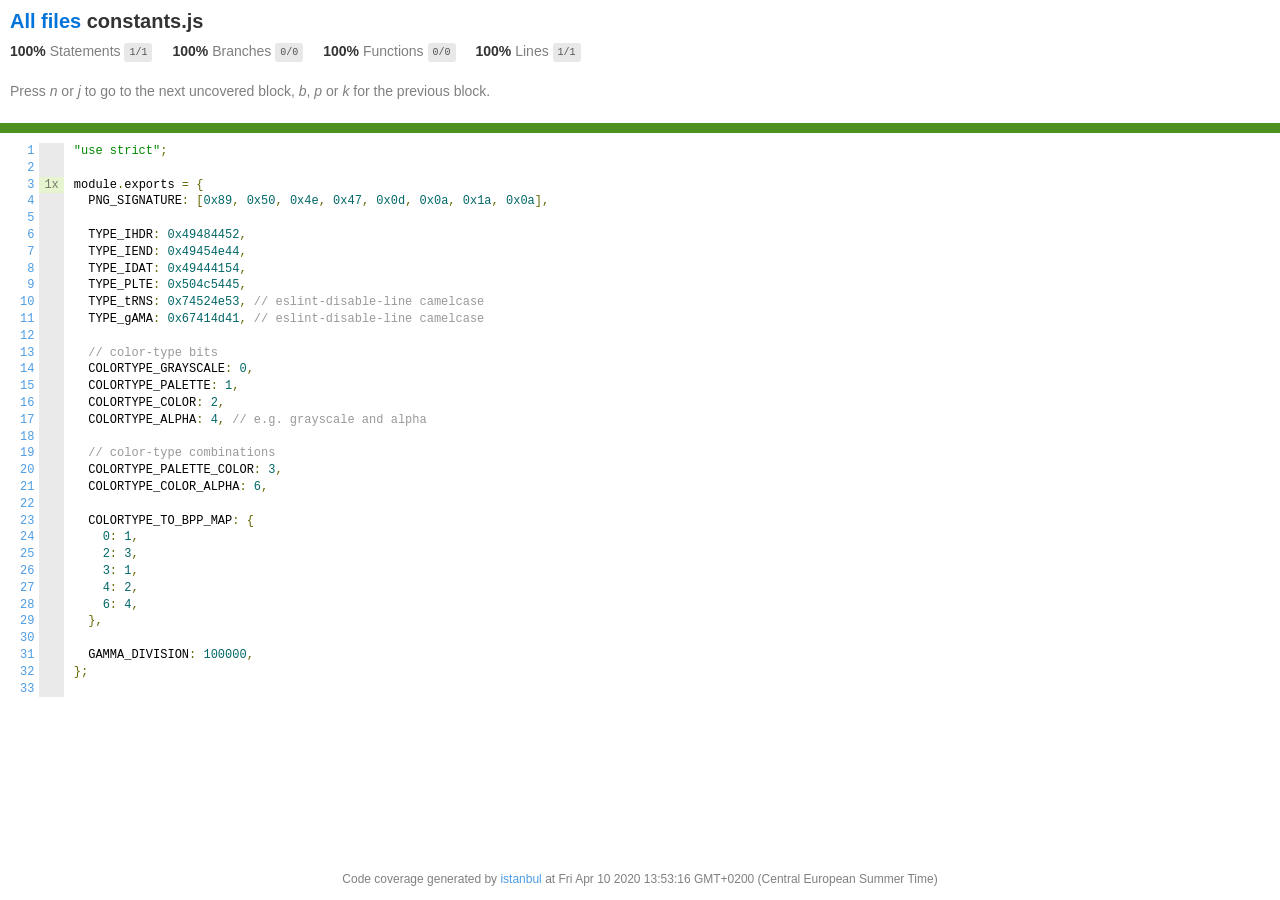
<file: node_modules/pngjs/coverage/lcov-report/constants.js.html>
<!doctype html>
<html lang="en">

<head>
    <title>Code coverage report for constants.js</title>
    <meta charset="utf-8" />
    <link rel="stylesheet" href="prettify.css" />
    <link rel="stylesheet" href="base.css" />
    <link rel="shortcut icon" type="image/x-icon" href="favicon.png" />
    <meta name="viewport" content="width=device-width, initial-scale=1" />
    <style type='text/css'>
        .coverage-summary .sorter {
            background-image: url(sort-arrow-sprite.png);
        }
    </style>
</head>
    
<body>
<div class='wrapper'>
    <div class='pad1'>
        <h1><a href="index.html">All files</a> constants.js</h1>
        <div class='clearfix'>
            
            <div class='fl pad1y space-right2'>
                <span class="strong">100% </span>
                <span class="quiet">Statements</span>
                <span class='fraction'>1/1</span>
            </div>
        
            
            <div class='fl pad1y space-right2'>
                <span class="strong">100% </span>
                <span class="quiet">Branches</span>
                <span class='fraction'>0/0</span>
            </div>
        
            
            <div class='fl pad1y space-right2'>
                <span class="strong">100% </span>
                <span class="quiet">Functions</span>
                <span class='fraction'>0/0</span>
            </div>
        
            
            <div class='fl pad1y space-right2'>
                <span class="strong">100% </span>
                <span class="quiet">Lines</span>
                <span class='fraction'>1/1</span>
            </div>
        
            
        </div>
        <p class="quiet">
            Press <em>n</em> or <em>j</em> to go to the next uncovered block, <em>b</em>, <em>p</em> or <em>k</em> for the previous block.
        </p>
    </div>
    <div class='status-line high'></div>
    <pre><table class="coverage">
<tr><td class="line-count quiet"><a name='L1'></a><a href='#L1'>1</a>
<a name='L2'></a><a href='#L2'>2</a>
<a name='L3'></a><a href='#L3'>3</a>
<a name='L4'></a><a href='#L4'>4</a>
<a name='L5'></a><a href='#L5'>5</a>
<a name='L6'></a><a href='#L6'>6</a>
<a name='L7'></a><a href='#L7'>7</a>
<a name='L8'></a><a href='#L8'>8</a>
<a name='L9'></a><a href='#L9'>9</a>
<a name='L10'></a><a href='#L10'>10</a>
<a name='L11'></a><a href='#L11'>11</a>
<a name='L12'></a><a href='#L12'>12</a>
<a name='L13'></a><a href='#L13'>13</a>
<a name='L14'></a><a href='#L14'>14</a>
<a name='L15'></a><a href='#L15'>15</a>
<a name='L16'></a><a href='#L16'>16</a>
<a name='L17'></a><a href='#L17'>17</a>
<a name='L18'></a><a href='#L18'>18</a>
<a name='L19'></a><a href='#L19'>19</a>
<a name='L20'></a><a href='#L20'>20</a>
<a name='L21'></a><a href='#L21'>21</a>
<a name='L22'></a><a href='#L22'>22</a>
<a name='L23'></a><a href='#L23'>23</a>
<a name='L24'></a><a href='#L24'>24</a>
<a name='L25'></a><a href='#L25'>25</a>
<a name='L26'></a><a href='#L26'>26</a>
<a name='L27'></a><a href='#L27'>27</a>
<a name='L28'></a><a href='#L28'>28</a>
<a name='L29'></a><a href='#L29'>29</a>
<a name='L30'></a><a href='#L30'>30</a>
<a name='L31'></a><a href='#L31'>31</a>
<a name='L32'></a><a href='#L32'>32</a>
<a name='L33'></a><a href='#L33'>33</a></td><td class="line-coverage quiet"><span class="cline-any cline-neutral">&nbsp;</span>
<span class="cline-any cline-neutral">&nbsp;</span>
<span class="cline-any cline-yes">1x</span>
<span class="cline-any cline-neutral">&nbsp;</span>
<span class="cline-any cline-neutral">&nbsp;</span>
<span class="cline-any cline-neutral">&nbsp;</span>
<span class="cline-any cline-neutral">&nbsp;</span>
<span class="cline-any cline-neutral">&nbsp;</span>
<span class="cline-any cline-neutral">&nbsp;</span>
<span class="cline-any cline-neutral">&nbsp;</span>
<span class="cline-any cline-neutral">&nbsp;</span>
<span class="cline-any cline-neutral">&nbsp;</span>
<span class="cline-any cline-neutral">&nbsp;</span>
<span class="cline-any cline-neutral">&nbsp;</span>
<span class="cline-any cline-neutral">&nbsp;</span>
<span class="cline-any cline-neutral">&nbsp;</span>
<span class="cline-any cline-neutral">&nbsp;</span>
<span class="cline-any cline-neutral">&nbsp;</span>
<span class="cline-any cline-neutral">&nbsp;</span>
<span class="cline-any cline-neutral">&nbsp;</span>
<span class="cline-any cline-neutral">&nbsp;</span>
<span class="cline-any cline-neutral">&nbsp;</span>
<span class="cline-any cline-neutral">&nbsp;</span>
<span class="cline-any cline-neutral">&nbsp;</span>
<span class="cline-any cline-neutral">&nbsp;</span>
<span class="cline-any cline-neutral">&nbsp;</span>
<span class="cline-any cline-neutral">&nbsp;</span>
<span class="cline-any cline-neutral">&nbsp;</span>
<span class="cline-any cline-neutral">&nbsp;</span>
<span class="cline-any cline-neutral">&nbsp;</span>
<span class="cline-any cline-neutral">&nbsp;</span>
<span class="cline-any cline-neutral">&nbsp;</span>
<span class="cline-any cline-neutral">&nbsp;</span></td><td class="text"><pre class="prettyprint lang-js">"use strict";
&nbsp;
module.exports = {
  PNG_SIGNATURE: [0x89, 0x50, 0x4e, 0x47, 0x0d, 0x0a, 0x1a, 0x0a],
&nbsp;
  TYPE_IHDR: 0x49484452,
  TYPE_IEND: 0x49454e44,
  TYPE_IDAT: 0x49444154,
  TYPE_PLTE: 0x504c5445,
  TYPE_tRNS: 0x74524e53, // eslint-disable-line camelcase
  TYPE_gAMA: 0x67414d41, // eslint-disable-line camelcase
&nbsp;
  // color-type bits
  COLORTYPE_GRAYSCALE: 0,
  COLORTYPE_PALETTE: 1,
  COLORTYPE_COLOR: 2,
  COLORTYPE_ALPHA: 4, // e.g. grayscale and alpha
&nbsp;
  // color-type combinations
  COLORTYPE_PALETTE_COLOR: 3,
  COLORTYPE_COLOR_ALPHA: 6,
&nbsp;
  COLORTYPE_TO_BPP_MAP: {
    0: 1,
    2: 3,
    3: 1,
    4: 2,
    6: 4,
  },
&nbsp;
  GAMMA_DIVISION: 100000,
};
&nbsp;</pre></td></tr></table></pre>

                <div class='push'></div><!-- for sticky footer -->
            </div><!-- /wrapper -->
            <div class='footer quiet pad2 space-top1 center small'>
                Code coverage generated by
                <a href="https://istanbul.js.org/" target="_blank">istanbul</a>
                at Fri Apr 10 2020 13:53:16 GMT+0200 (Central European Summer Time)
            </div>
        </div>
        <script src="prettify.js"></script>
        <script>
            window.onload = function () {
                prettyPrint();
            };
        </script>
        <script src="sorter.js"></script>
        <script src="block-navigation.js"></script>
    </body>
</html>
</file>
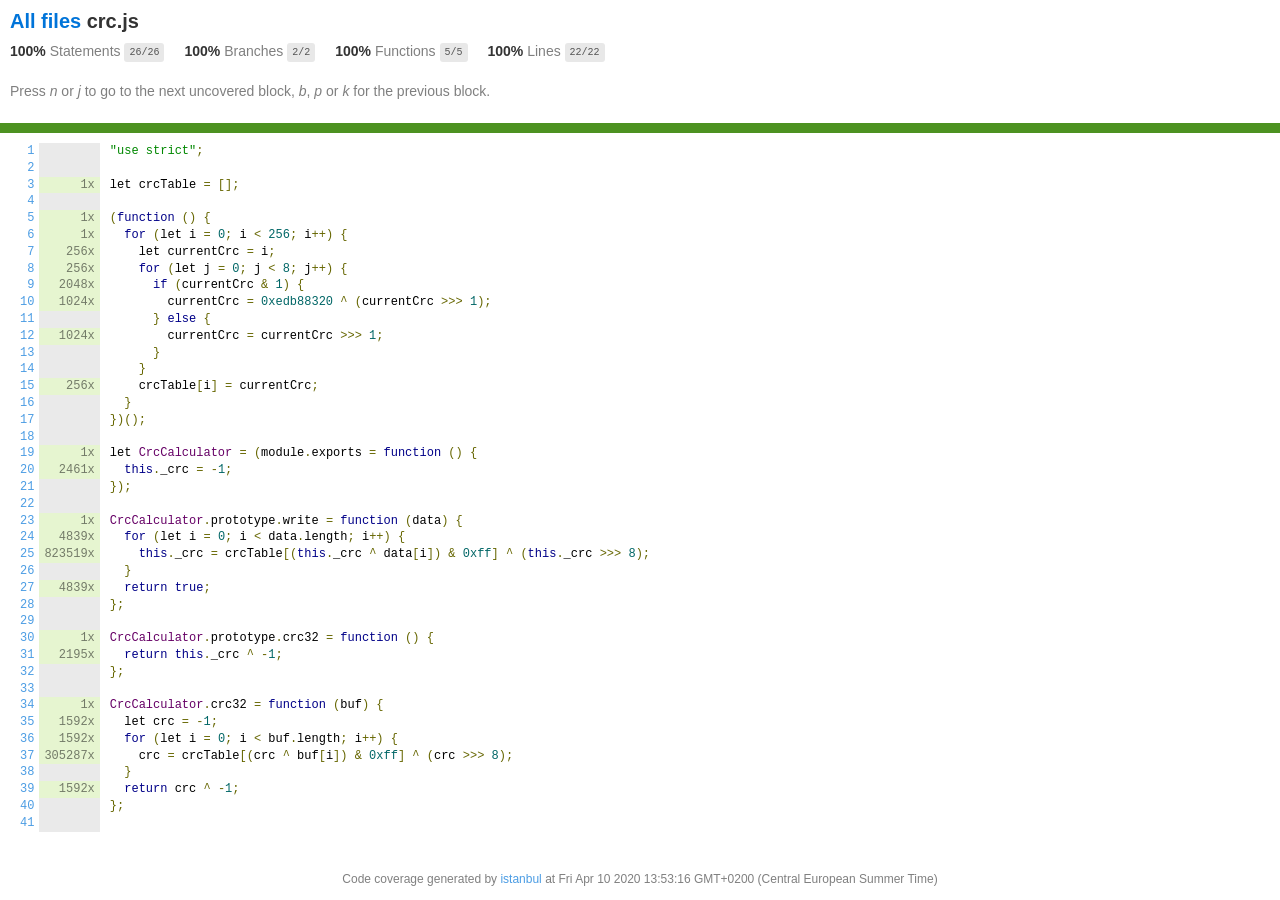
<file: node_modules/pngjs/coverage/lcov-report/crc.js.html>
<!doctype html>
<html lang="en">

<head>
    <title>Code coverage report for crc.js</title>
    <meta charset="utf-8" />
    <link rel="stylesheet" href="prettify.css" />
    <link rel="stylesheet" href="base.css" />
    <link rel="shortcut icon" type="image/x-icon" href="favicon.png" />
    <meta name="viewport" content="width=device-width, initial-scale=1" />
    <style type='text/css'>
        .coverage-summary .sorter {
            background-image: url(sort-arrow-sprite.png);
        }
    </style>
</head>
    
<body>
<div class='wrapper'>
    <div class='pad1'>
        <h1><a href="index.html">All files</a> crc.js</h1>
        <div class='clearfix'>
            
            <div class='fl pad1y space-right2'>
                <span class="strong">100% </span>
                <span class="quiet">Statements</span>
                <span class='fraction'>26/26</span>
            </div>
        
            
            <div class='fl pad1y space-right2'>
                <span class="strong">100% </span>
                <span class="quiet">Branches</span>
                <span class='fraction'>2/2</span>
            </div>
        
            
            <div class='fl pad1y space-right2'>
                <span class="strong">100% </span>
                <span class="quiet">Functions</span>
                <span class='fraction'>5/5</span>
            </div>
        
            
            <div class='fl pad1y space-right2'>
                <span class="strong">100% </span>
                <span class="quiet">Lines</span>
                <span class='fraction'>22/22</span>
            </div>
        
            
        </div>
        <p class="quiet">
            Press <em>n</em> or <em>j</em> to go to the next uncovered block, <em>b</em>, <em>p</em> or <em>k</em> for the previous block.
        </p>
    </div>
    <div class='status-line high'></div>
    <pre><table class="coverage">
<tr><td class="line-count quiet"><a name='L1'></a><a href='#L1'>1</a>
<a name='L2'></a><a href='#L2'>2</a>
<a name='L3'></a><a href='#L3'>3</a>
<a name='L4'></a><a href='#L4'>4</a>
<a name='L5'></a><a href='#L5'>5</a>
<a name='L6'></a><a href='#L6'>6</a>
<a name='L7'></a><a href='#L7'>7</a>
<a name='L8'></a><a href='#L8'>8</a>
<a name='L9'></a><a href='#L9'>9</a>
<a name='L10'></a><a href='#L10'>10</a>
<a name='L11'></a><a href='#L11'>11</a>
<a name='L12'></a><a href='#L12'>12</a>
<a name='L13'></a><a href='#L13'>13</a>
<a name='L14'></a><a href='#L14'>14</a>
<a name='L15'></a><a href='#L15'>15</a>
<a name='L16'></a><a href='#L16'>16</a>
<a name='L17'></a><a href='#L17'>17</a>
<a name='L18'></a><a href='#L18'>18</a>
<a name='L19'></a><a href='#L19'>19</a>
<a name='L20'></a><a href='#L20'>20</a>
<a name='L21'></a><a href='#L21'>21</a>
<a name='L22'></a><a href='#L22'>22</a>
<a name='L23'></a><a href='#L23'>23</a>
<a name='L24'></a><a href='#L24'>24</a>
<a name='L25'></a><a href='#L25'>25</a>
<a name='L26'></a><a href='#L26'>26</a>
<a name='L27'></a><a href='#L27'>27</a>
<a name='L28'></a><a href='#L28'>28</a>
<a name='L29'></a><a href='#L29'>29</a>
<a name='L30'></a><a href='#L30'>30</a>
<a name='L31'></a><a href='#L31'>31</a>
<a name='L32'></a><a href='#L32'>32</a>
<a name='L33'></a><a href='#L33'>33</a>
<a name='L34'></a><a href='#L34'>34</a>
<a name='L35'></a><a href='#L35'>35</a>
<a name='L36'></a><a href='#L36'>36</a>
<a name='L37'></a><a href='#L37'>37</a>
<a name='L38'></a><a href='#L38'>38</a>
<a name='L39'></a><a href='#L39'>39</a>
<a name='L40'></a><a href='#L40'>40</a>
<a name='L41'></a><a href='#L41'>41</a></td><td class="line-coverage quiet"><span class="cline-any cline-neutral">&nbsp;</span>
<span class="cline-any cline-neutral">&nbsp;</span>
<span class="cline-any cline-yes">1x</span>
<span class="cline-any cline-neutral">&nbsp;</span>
<span class="cline-any cline-yes">1x</span>
<span class="cline-any cline-yes">1x</span>
<span class="cline-any cline-yes">256x</span>
<span class="cline-any cline-yes">256x</span>
<span class="cline-any cline-yes">2048x</span>
<span class="cline-any cline-yes">1024x</span>
<span class="cline-any cline-neutral">&nbsp;</span>
<span class="cline-any cline-yes">1024x</span>
<span class="cline-any cline-neutral">&nbsp;</span>
<span class="cline-any cline-neutral">&nbsp;</span>
<span class="cline-any cline-yes">256x</span>
<span class="cline-any cline-neutral">&nbsp;</span>
<span class="cline-any cline-neutral">&nbsp;</span>
<span class="cline-any cline-neutral">&nbsp;</span>
<span class="cline-any cline-yes">1x</span>
<span class="cline-any cline-yes">2461x</span>
<span class="cline-any cline-neutral">&nbsp;</span>
<span class="cline-any cline-neutral">&nbsp;</span>
<span class="cline-any cline-yes">1x</span>
<span class="cline-any cline-yes">4839x</span>
<span class="cline-any cline-yes">823519x</span>
<span class="cline-any cline-neutral">&nbsp;</span>
<span class="cline-any cline-yes">4839x</span>
<span class="cline-any cline-neutral">&nbsp;</span>
<span class="cline-any cline-neutral">&nbsp;</span>
<span class="cline-any cline-yes">1x</span>
<span class="cline-any cline-yes">2195x</span>
<span class="cline-any cline-neutral">&nbsp;</span>
<span class="cline-any cline-neutral">&nbsp;</span>
<span class="cline-any cline-yes">1x</span>
<span class="cline-any cline-yes">1592x</span>
<span class="cline-any cline-yes">1592x</span>
<span class="cline-any cline-yes">305287x</span>
<span class="cline-any cline-neutral">&nbsp;</span>
<span class="cline-any cline-yes">1592x</span>
<span class="cline-any cline-neutral">&nbsp;</span>
<span class="cline-any cline-neutral">&nbsp;</span></td><td class="text"><pre class="prettyprint lang-js">"use strict";
&nbsp;
let crcTable = [];
&nbsp;
(function () {
  for (let i = 0; i &lt; 256; i++) {
    let currentCrc = i;
    for (let j = 0; j &lt; 8; j++) {
      if (currentCrc &amp; 1) {
        currentCrc = 0xedb88320 ^ (currentCrc &gt;&gt;&gt; 1);
      } else {
        currentCrc = currentCrc &gt;&gt;&gt; 1;
      }
    }
    crcTable[i] = currentCrc;
  }
})();
&nbsp;
let CrcCalculator = (module.exports = function () {
  this._crc = -1;
});
&nbsp;
CrcCalculator.prototype.write = function (data) {
  for (let i = 0; i &lt; data.length; i++) {
    this._crc = crcTable[(this._crc ^ data[i]) &amp; 0xff] ^ (this._crc &gt;&gt;&gt; 8);
  }
  return true;
};
&nbsp;
CrcCalculator.prototype.crc32 = function () {
  return this._crc ^ -1;
};
&nbsp;
CrcCalculator.crc32 = function (buf) {
  let crc = -1;
  for (let i = 0; i &lt; buf.length; i++) {
    crc = crcTable[(crc ^ buf[i]) &amp; 0xff] ^ (crc &gt;&gt;&gt; 8);
  }
  return crc ^ -1;
};
&nbsp;</pre></td></tr></table></pre>

                <div class='push'></div><!-- for sticky footer -->
            </div><!-- /wrapper -->
            <div class='footer quiet pad2 space-top1 center small'>
                Code coverage generated by
                <a href="https://istanbul.js.org/" target="_blank">istanbul</a>
                at Fri Apr 10 2020 13:53:16 GMT+0200 (Central European Summer Time)
            </div>
        </div>
        <script src="prettify.js"></script>
        <script>
            window.onload = function () {
                prettyPrint();
            };
        </script>
        <script src="sorter.js"></script>
        <script src="block-navigation.js"></script>
    </body>
</html>
</file>
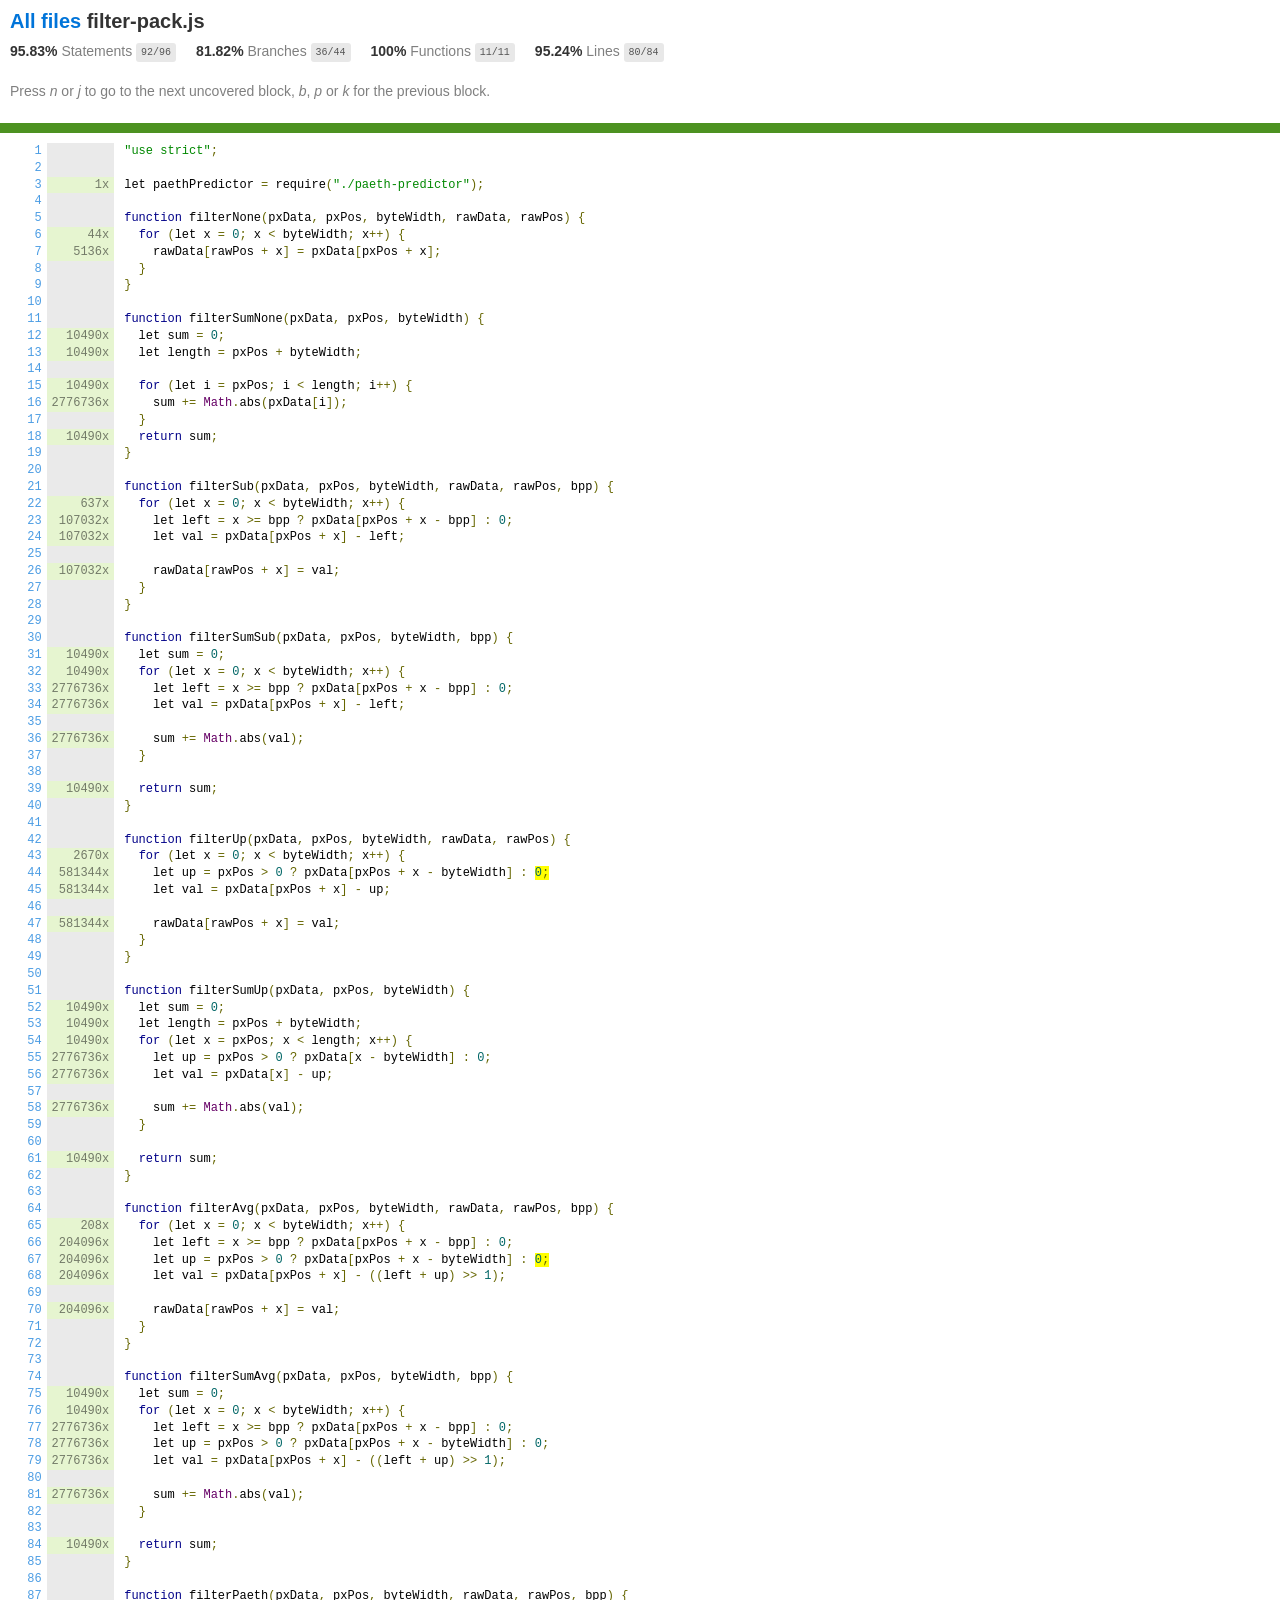
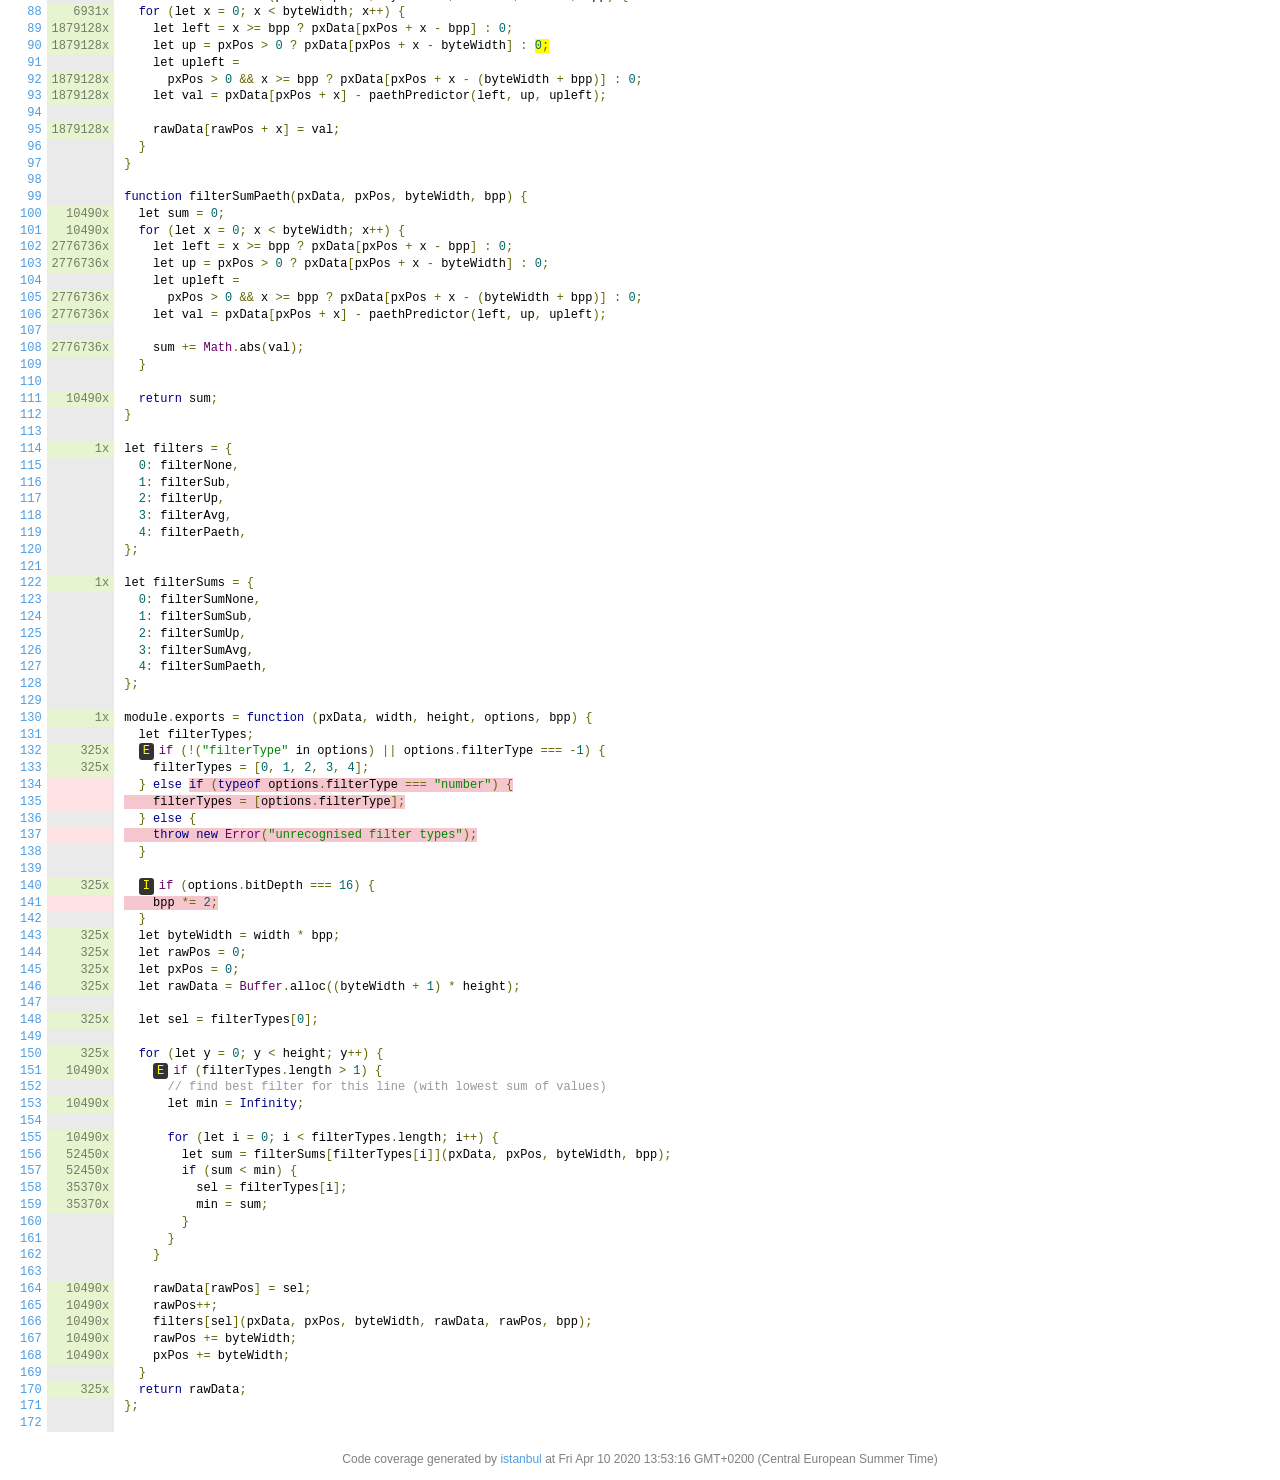
<file: node_modules/pngjs/coverage/lcov-report/filter-pack.js.html>
<!doctype html>
<html lang="en">

<head>
    <title>Code coverage report for filter-pack.js</title>
    <meta charset="utf-8" />
    <link rel="stylesheet" href="prettify.css" />
    <link rel="stylesheet" href="base.css" />
    <link rel="shortcut icon" type="image/x-icon" href="favicon.png" />
    <meta name="viewport" content="width=device-width, initial-scale=1" />
    <style type='text/css'>
        .coverage-summary .sorter {
            background-image: url(sort-arrow-sprite.png);
        }
    </style>
</head>
    
<body>
<div class='wrapper'>
    <div class='pad1'>
        <h1><a href="index.html">All files</a> filter-pack.js</h1>
        <div class='clearfix'>
            
            <div class='fl pad1y space-right2'>
                <span class="strong">95.83% </span>
                <span class="quiet">Statements</span>
                <span class='fraction'>92/96</span>
            </div>
        
            
            <div class='fl pad1y space-right2'>
                <span class="strong">81.82% </span>
                <span class="quiet">Branches</span>
                <span class='fraction'>36/44</span>
            </div>
        
            
            <div class='fl pad1y space-right2'>
                <span class="strong">100% </span>
                <span class="quiet">Functions</span>
                <span class='fraction'>11/11</span>
            </div>
        
            
            <div class='fl pad1y space-right2'>
                <span class="strong">95.24% </span>
                <span class="quiet">Lines</span>
                <span class='fraction'>80/84</span>
            </div>
        
            
        </div>
        <p class="quiet">
            Press <em>n</em> or <em>j</em> to go to the next uncovered block, <em>b</em>, <em>p</em> or <em>k</em> for the previous block.
        </p>
    </div>
    <div class='status-line high'></div>
    <pre><table class="coverage">
<tr><td class="line-count quiet"><a name='L1'></a><a href='#L1'>1</a>
<a name='L2'></a><a href='#L2'>2</a>
<a name='L3'></a><a href='#L3'>3</a>
<a name='L4'></a><a href='#L4'>4</a>
<a name='L5'></a><a href='#L5'>5</a>
<a name='L6'></a><a href='#L6'>6</a>
<a name='L7'></a><a href='#L7'>7</a>
<a name='L8'></a><a href='#L8'>8</a>
<a name='L9'></a><a href='#L9'>9</a>
<a name='L10'></a><a href='#L10'>10</a>
<a name='L11'></a><a href='#L11'>11</a>
<a name='L12'></a><a href='#L12'>12</a>
<a name='L13'></a><a href='#L13'>13</a>
<a name='L14'></a><a href='#L14'>14</a>
<a name='L15'></a><a href='#L15'>15</a>
<a name='L16'></a><a href='#L16'>16</a>
<a name='L17'></a><a href='#L17'>17</a>
<a name='L18'></a><a href='#L18'>18</a>
<a name='L19'></a><a href='#L19'>19</a>
<a name='L20'></a><a href='#L20'>20</a>
<a name='L21'></a><a href='#L21'>21</a>
<a name='L22'></a><a href='#L22'>22</a>
<a name='L23'></a><a href='#L23'>23</a>
<a name='L24'></a><a href='#L24'>24</a>
<a name='L25'></a><a href='#L25'>25</a>
<a name='L26'></a><a href='#L26'>26</a>
<a name='L27'></a><a href='#L27'>27</a>
<a name='L28'></a><a href='#L28'>28</a>
<a name='L29'></a><a href='#L29'>29</a>
<a name='L30'></a><a href='#L30'>30</a>
<a name='L31'></a><a href='#L31'>31</a>
<a name='L32'></a><a href='#L32'>32</a>
<a name='L33'></a><a href='#L33'>33</a>
<a name='L34'></a><a href='#L34'>34</a>
<a name='L35'></a><a href='#L35'>35</a>
<a name='L36'></a><a href='#L36'>36</a>
<a name='L37'></a><a href='#L37'>37</a>
<a name='L38'></a><a href='#L38'>38</a>
<a name='L39'></a><a href='#L39'>39</a>
<a name='L40'></a><a href='#L40'>40</a>
<a name='L41'></a><a href='#L41'>41</a>
<a name='L42'></a><a href='#L42'>42</a>
<a name='L43'></a><a href='#L43'>43</a>
<a name='L44'></a><a href='#L44'>44</a>
<a name='L45'></a><a href='#L45'>45</a>
<a name='L46'></a><a href='#L46'>46</a>
<a name='L47'></a><a href='#L47'>47</a>
<a name='L48'></a><a href='#L48'>48</a>
<a name='L49'></a><a href='#L49'>49</a>
<a name='L50'></a><a href='#L50'>50</a>
<a name='L51'></a><a href='#L51'>51</a>
<a name='L52'></a><a href='#L52'>52</a>
<a name='L53'></a><a href='#L53'>53</a>
<a name='L54'></a><a href='#L54'>54</a>
<a name='L55'></a><a href='#L55'>55</a>
<a name='L56'></a><a href='#L56'>56</a>
<a name='L57'></a><a href='#L57'>57</a>
<a name='L58'></a><a href='#L58'>58</a>
<a name='L59'></a><a href='#L59'>59</a>
<a name='L60'></a><a href='#L60'>60</a>
<a name='L61'></a><a href='#L61'>61</a>
<a name='L62'></a><a href='#L62'>62</a>
<a name='L63'></a><a href='#L63'>63</a>
<a name='L64'></a><a href='#L64'>64</a>
<a name='L65'></a><a href='#L65'>65</a>
<a name='L66'></a><a href='#L66'>66</a>
<a name='L67'></a><a href='#L67'>67</a>
<a name='L68'></a><a href='#L68'>68</a>
<a name='L69'></a><a href='#L69'>69</a>
<a name='L70'></a><a href='#L70'>70</a>
<a name='L71'></a><a href='#L71'>71</a>
<a name='L72'></a><a href='#L72'>72</a>
<a name='L73'></a><a href='#L73'>73</a>
<a name='L74'></a><a href='#L74'>74</a>
<a name='L75'></a><a href='#L75'>75</a>
<a name='L76'></a><a href='#L76'>76</a>
<a name='L77'></a><a href='#L77'>77</a>
<a name='L78'></a><a href='#L78'>78</a>
<a name='L79'></a><a href='#L79'>79</a>
<a name='L80'></a><a href='#L80'>80</a>
<a name='L81'></a><a href='#L81'>81</a>
<a name='L82'></a><a href='#L82'>82</a>
<a name='L83'></a><a href='#L83'>83</a>
<a name='L84'></a><a href='#L84'>84</a>
<a name='L85'></a><a href='#L85'>85</a>
<a name='L86'></a><a href='#L86'>86</a>
<a name='L87'></a><a href='#L87'>87</a>
<a name='L88'></a><a href='#L88'>88</a>
<a name='L89'></a><a href='#L89'>89</a>
<a name='L90'></a><a href='#L90'>90</a>
<a name='L91'></a><a href='#L91'>91</a>
<a name='L92'></a><a href='#L92'>92</a>
<a name='L93'></a><a href='#L93'>93</a>
<a name='L94'></a><a href='#L94'>94</a>
<a name='L95'></a><a href='#L95'>95</a>
<a name='L96'></a><a href='#L96'>96</a>
<a name='L97'></a><a href='#L97'>97</a>
<a name='L98'></a><a href='#L98'>98</a>
<a name='L99'></a><a href='#L99'>99</a>
<a name='L100'></a><a href='#L100'>100</a>
<a name='L101'></a><a href='#L101'>101</a>
<a name='L102'></a><a href='#L102'>102</a>
<a name='L103'></a><a href='#L103'>103</a>
<a name='L104'></a><a href='#L104'>104</a>
<a name='L105'></a><a href='#L105'>105</a>
<a name='L106'></a><a href='#L106'>106</a>
<a name='L107'></a><a href='#L107'>107</a>
<a name='L108'></a><a href='#L108'>108</a>
<a name='L109'></a><a href='#L109'>109</a>
<a name='L110'></a><a href='#L110'>110</a>
<a name='L111'></a><a href='#L111'>111</a>
<a name='L112'></a><a href='#L112'>112</a>
<a name='L113'></a><a href='#L113'>113</a>
<a name='L114'></a><a href='#L114'>114</a>
<a name='L115'></a><a href='#L115'>115</a>
<a name='L116'></a><a href='#L116'>116</a>
<a name='L117'></a><a href='#L117'>117</a>
<a name='L118'></a><a href='#L118'>118</a>
<a name='L119'></a><a href='#L119'>119</a>
<a name='L120'></a><a href='#L120'>120</a>
<a name='L121'></a><a href='#L121'>121</a>
<a name='L122'></a><a href='#L122'>122</a>
<a name='L123'></a><a href='#L123'>123</a>
<a name='L124'></a><a href='#L124'>124</a>
<a name='L125'></a><a href='#L125'>125</a>
<a name='L126'></a><a href='#L126'>126</a>
<a name='L127'></a><a href='#L127'>127</a>
<a name='L128'></a><a href='#L128'>128</a>
<a name='L129'></a><a href='#L129'>129</a>
<a name='L130'></a><a href='#L130'>130</a>
<a name='L131'></a><a href='#L131'>131</a>
<a name='L132'></a><a href='#L132'>132</a>
<a name='L133'></a><a href='#L133'>133</a>
<a name='L134'></a><a href='#L134'>134</a>
<a name='L135'></a><a href='#L135'>135</a>
<a name='L136'></a><a href='#L136'>136</a>
<a name='L137'></a><a href='#L137'>137</a>
<a name='L138'></a><a href='#L138'>138</a>
<a name='L139'></a><a href='#L139'>139</a>
<a name='L140'></a><a href='#L140'>140</a>
<a name='L141'></a><a href='#L141'>141</a>
<a name='L142'></a><a href='#L142'>142</a>
<a name='L143'></a><a href='#L143'>143</a>
<a name='L144'></a><a href='#L144'>144</a>
<a name='L145'></a><a href='#L145'>145</a>
<a name='L146'></a><a href='#L146'>146</a>
<a name='L147'></a><a href='#L147'>147</a>
<a name='L148'></a><a href='#L148'>148</a>
<a name='L149'></a><a href='#L149'>149</a>
<a name='L150'></a><a href='#L150'>150</a>
<a name='L151'></a><a href='#L151'>151</a>
<a name='L152'></a><a href='#L152'>152</a>
<a name='L153'></a><a href='#L153'>153</a>
<a name='L154'></a><a href='#L154'>154</a>
<a name='L155'></a><a href='#L155'>155</a>
<a name='L156'></a><a href='#L156'>156</a>
<a name='L157'></a><a href='#L157'>157</a>
<a name='L158'></a><a href='#L158'>158</a>
<a name='L159'></a><a href='#L159'>159</a>
<a name='L160'></a><a href='#L160'>160</a>
<a name='L161'></a><a href='#L161'>161</a>
<a name='L162'></a><a href='#L162'>162</a>
<a name='L163'></a><a href='#L163'>163</a>
<a name='L164'></a><a href='#L164'>164</a>
<a name='L165'></a><a href='#L165'>165</a>
<a name='L166'></a><a href='#L166'>166</a>
<a name='L167'></a><a href='#L167'>167</a>
<a name='L168'></a><a href='#L168'>168</a>
<a name='L169'></a><a href='#L169'>169</a>
<a name='L170'></a><a href='#L170'>170</a>
<a name='L171'></a><a href='#L171'>171</a>
<a name='L172'></a><a href='#L172'>172</a></td><td class="line-coverage quiet"><span class="cline-any cline-neutral">&nbsp;</span>
<span class="cline-any cline-neutral">&nbsp;</span>
<span class="cline-any cline-yes">1x</span>
<span class="cline-any cline-neutral">&nbsp;</span>
<span class="cline-any cline-neutral">&nbsp;</span>
<span class="cline-any cline-yes">44x</span>
<span class="cline-any cline-yes">5136x</span>
<span class="cline-any cline-neutral">&nbsp;</span>
<span class="cline-any cline-neutral">&nbsp;</span>
<span class="cline-any cline-neutral">&nbsp;</span>
<span class="cline-any cline-neutral">&nbsp;</span>
<span class="cline-any cline-yes">10490x</span>
<span class="cline-any cline-yes">10490x</span>
<span class="cline-any cline-neutral">&nbsp;</span>
<span class="cline-any cline-yes">10490x</span>
<span class="cline-any cline-yes">2776736x</span>
<span class="cline-any cline-neutral">&nbsp;</span>
<span class="cline-any cline-yes">10490x</span>
<span class="cline-any cline-neutral">&nbsp;</span>
<span class="cline-any cline-neutral">&nbsp;</span>
<span class="cline-any cline-neutral">&nbsp;</span>
<span class="cline-any cline-yes">637x</span>
<span class="cline-any cline-yes">107032x</span>
<span class="cline-any cline-yes">107032x</span>
<span class="cline-any cline-neutral">&nbsp;</span>
<span class="cline-any cline-yes">107032x</span>
<span class="cline-any cline-neutral">&nbsp;</span>
<span class="cline-any cline-neutral">&nbsp;</span>
<span class="cline-any cline-neutral">&nbsp;</span>
<span class="cline-any cline-neutral">&nbsp;</span>
<span class="cline-any cline-yes">10490x</span>
<span class="cline-any cline-yes">10490x</span>
<span class="cline-any cline-yes">2776736x</span>
<span class="cline-any cline-yes">2776736x</span>
<span class="cline-any cline-neutral">&nbsp;</span>
<span class="cline-any cline-yes">2776736x</span>
<span class="cline-any cline-neutral">&nbsp;</span>
<span class="cline-any cline-neutral">&nbsp;</span>
<span class="cline-any cline-yes">10490x</span>
<span class="cline-any cline-neutral">&nbsp;</span>
<span class="cline-any cline-neutral">&nbsp;</span>
<span class="cline-any cline-neutral">&nbsp;</span>
<span class="cline-any cline-yes">2670x</span>
<span class="cline-any cline-yes">581344x</span>
<span class="cline-any cline-yes">581344x</span>
<span class="cline-any cline-neutral">&nbsp;</span>
<span class="cline-any cline-yes">581344x</span>
<span class="cline-any cline-neutral">&nbsp;</span>
<span class="cline-any cline-neutral">&nbsp;</span>
<span class="cline-any cline-neutral">&nbsp;</span>
<span class="cline-any cline-neutral">&nbsp;</span>
<span class="cline-any cline-yes">10490x</span>
<span class="cline-any cline-yes">10490x</span>
<span class="cline-any cline-yes">10490x</span>
<span class="cline-any cline-yes">2776736x</span>
<span class="cline-any cline-yes">2776736x</span>
<span class="cline-any cline-neutral">&nbsp;</span>
<span class="cline-any cline-yes">2776736x</span>
<span class="cline-any cline-neutral">&nbsp;</span>
<span class="cline-any cline-neutral">&nbsp;</span>
<span class="cline-any cline-yes">10490x</span>
<span class="cline-any cline-neutral">&nbsp;</span>
<span class="cline-any cline-neutral">&nbsp;</span>
<span class="cline-any cline-neutral">&nbsp;</span>
<span class="cline-any cline-yes">208x</span>
<span class="cline-any cline-yes">204096x</span>
<span class="cline-any cline-yes">204096x</span>
<span class="cline-any cline-yes">204096x</span>
<span class="cline-any cline-neutral">&nbsp;</span>
<span class="cline-any cline-yes">204096x</span>
<span class="cline-any cline-neutral">&nbsp;</span>
<span class="cline-any cline-neutral">&nbsp;</span>
<span class="cline-any cline-neutral">&nbsp;</span>
<span class="cline-any cline-neutral">&nbsp;</span>
<span class="cline-any cline-yes">10490x</span>
<span class="cline-any cline-yes">10490x</span>
<span class="cline-any cline-yes">2776736x</span>
<span class="cline-any cline-yes">2776736x</span>
<span class="cline-any cline-yes">2776736x</span>
<span class="cline-any cline-neutral">&nbsp;</span>
<span class="cline-any cline-yes">2776736x</span>
<span class="cline-any cline-neutral">&nbsp;</span>
<span class="cline-any cline-neutral">&nbsp;</span>
<span class="cline-any cline-yes">10490x</span>
<span class="cline-any cline-neutral">&nbsp;</span>
<span class="cline-any cline-neutral">&nbsp;</span>
<span class="cline-any cline-neutral">&nbsp;</span>
<span class="cline-any cline-yes">6931x</span>
<span class="cline-any cline-yes">1879128x</span>
<span class="cline-any cline-yes">1879128x</span>
<span class="cline-any cline-neutral">&nbsp;</span>
<span class="cline-any cline-yes">1879128x</span>
<span class="cline-any cline-yes">1879128x</span>
<span class="cline-any cline-neutral">&nbsp;</span>
<span class="cline-any cline-yes">1879128x</span>
<span class="cline-any cline-neutral">&nbsp;</span>
<span class="cline-any cline-neutral">&nbsp;</span>
<span class="cline-any cline-neutral">&nbsp;</span>
<span class="cline-any cline-neutral">&nbsp;</span>
<span class="cline-any cline-yes">10490x</span>
<span class="cline-any cline-yes">10490x</span>
<span class="cline-any cline-yes">2776736x</span>
<span class="cline-any cline-yes">2776736x</span>
<span class="cline-any cline-neutral">&nbsp;</span>
<span class="cline-any cline-yes">2776736x</span>
<span class="cline-any cline-yes">2776736x</span>
<span class="cline-any cline-neutral">&nbsp;</span>
<span class="cline-any cline-yes">2776736x</span>
<span class="cline-any cline-neutral">&nbsp;</span>
<span class="cline-any cline-neutral">&nbsp;</span>
<span class="cline-any cline-yes">10490x</span>
<span class="cline-any cline-neutral">&nbsp;</span>
<span class="cline-any cline-neutral">&nbsp;</span>
<span class="cline-any cline-yes">1x</span>
<span class="cline-any cline-neutral">&nbsp;</span>
<span class="cline-any cline-neutral">&nbsp;</span>
<span class="cline-any cline-neutral">&nbsp;</span>
<span class="cline-any cline-neutral">&nbsp;</span>
<span class="cline-any cline-neutral">&nbsp;</span>
<span class="cline-any cline-neutral">&nbsp;</span>
<span class="cline-any cline-neutral">&nbsp;</span>
<span class="cline-any cline-yes">1x</span>
<span class="cline-any cline-neutral">&nbsp;</span>
<span class="cline-any cline-neutral">&nbsp;</span>
<span class="cline-any cline-neutral">&nbsp;</span>
<span class="cline-any cline-neutral">&nbsp;</span>
<span class="cline-any cline-neutral">&nbsp;</span>
<span class="cline-any cline-neutral">&nbsp;</span>
<span class="cline-any cline-neutral">&nbsp;</span>
<span class="cline-any cline-yes">1x</span>
<span class="cline-any cline-neutral">&nbsp;</span>
<span class="cline-any cline-yes">325x</span>
<span class="cline-any cline-yes">325x</span>
<span class="cline-any cline-no">&nbsp;</span>
<span class="cline-any cline-no">&nbsp;</span>
<span class="cline-any cline-neutral">&nbsp;</span>
<span class="cline-any cline-no">&nbsp;</span>
<span class="cline-any cline-neutral">&nbsp;</span>
<span class="cline-any cline-neutral">&nbsp;</span>
<span class="cline-any cline-yes">325x</span>
<span class="cline-any cline-no">&nbsp;</span>
<span class="cline-any cline-neutral">&nbsp;</span>
<span class="cline-any cline-yes">325x</span>
<span class="cline-any cline-yes">325x</span>
<span class="cline-any cline-yes">325x</span>
<span class="cline-any cline-yes">325x</span>
<span class="cline-any cline-neutral">&nbsp;</span>
<span class="cline-any cline-yes">325x</span>
<span class="cline-any cline-neutral">&nbsp;</span>
<span class="cline-any cline-yes">325x</span>
<span class="cline-any cline-yes">10490x</span>
<span class="cline-any cline-neutral">&nbsp;</span>
<span class="cline-any cline-yes">10490x</span>
<span class="cline-any cline-neutral">&nbsp;</span>
<span class="cline-any cline-yes">10490x</span>
<span class="cline-any cline-yes">52450x</span>
<span class="cline-any cline-yes">52450x</span>
<span class="cline-any cline-yes">35370x</span>
<span class="cline-any cline-yes">35370x</span>
<span class="cline-any cline-neutral">&nbsp;</span>
<span class="cline-any cline-neutral">&nbsp;</span>
<span class="cline-any cline-neutral">&nbsp;</span>
<span class="cline-any cline-neutral">&nbsp;</span>
<span class="cline-any cline-yes">10490x</span>
<span class="cline-any cline-yes">10490x</span>
<span class="cline-any cline-yes">10490x</span>
<span class="cline-any cline-yes">10490x</span>
<span class="cline-any cline-yes">10490x</span>
<span class="cline-any cline-neutral">&nbsp;</span>
<span class="cline-any cline-yes">325x</span>
<span class="cline-any cline-neutral">&nbsp;</span>
<span class="cline-any cline-neutral">&nbsp;</span></td><td class="text"><pre class="prettyprint lang-js">"use strict";
&nbsp;
let paethPredictor = require("./paeth-predictor");
&nbsp;
function filterNone(pxData, pxPos, byteWidth, rawData, rawPos) {
  for (let x = 0; x &lt; byteWidth; x++) {
    rawData[rawPos + x] = pxData[pxPos + x];
  }
}
&nbsp;
function filterSumNone(pxData, pxPos, byteWidth) {
  let sum = 0;
  let length = pxPos + byteWidth;
&nbsp;
  for (let i = pxPos; i &lt; length; i++) {
    sum += Math.abs(pxData[i]);
  }
  return sum;
}
&nbsp;
function filterSub(pxData, pxPos, byteWidth, rawData, rawPos, bpp) {
  for (let x = 0; x &lt; byteWidth; x++) {
    let left = x &gt;= bpp ? pxData[pxPos + x - bpp] : 0;
    let val = pxData[pxPos + x] - left;
&nbsp;
    rawData[rawPos + x] = val;
  }
}
&nbsp;
function filterSumSub(pxData, pxPos, byteWidth, bpp) {
  let sum = 0;
  for (let x = 0; x &lt; byteWidth; x++) {
    let left = x &gt;= bpp ? pxData[pxPos + x - bpp] : 0;
    let val = pxData[pxPos + x] - left;
&nbsp;
    sum += Math.abs(val);
  }
&nbsp;
  return sum;
}
&nbsp;
function filterUp(pxData, pxPos, byteWidth, rawData, rawPos) {
  for (let x = 0; x &lt; byteWidth; x++) {
    let up = pxPos &gt; 0 ? pxData[pxPos + x - byteWidth] : <span class="branch-1 cbranch-no" title="branch not covered" >0;</span>
    let val = pxData[pxPos + x] - up;
&nbsp;
    rawData[rawPos + x] = val;
  }
}
&nbsp;
function filterSumUp(pxData, pxPos, byteWidth) {
  let sum = 0;
  let length = pxPos + byteWidth;
  for (let x = pxPos; x &lt; length; x++) {
    let up = pxPos &gt; 0 ? pxData[x - byteWidth] : 0;
    let val = pxData[x] - up;
&nbsp;
    sum += Math.abs(val);
  }
&nbsp;
  return sum;
}
&nbsp;
function filterAvg(pxData, pxPos, byteWidth, rawData, rawPos, bpp) {
  for (let x = 0; x &lt; byteWidth; x++) {
    let left = x &gt;= bpp ? pxData[pxPos + x - bpp] : 0;
    let up = pxPos &gt; 0 ? pxData[pxPos + x - byteWidth] : <span class="branch-1 cbranch-no" title="branch not covered" >0;</span>
    let val = pxData[pxPos + x] - ((left + up) &gt;&gt; 1);
&nbsp;
    rawData[rawPos + x] = val;
  }
}
&nbsp;
function filterSumAvg(pxData, pxPos, byteWidth, bpp) {
  let sum = 0;
  for (let x = 0; x &lt; byteWidth; x++) {
    let left = x &gt;= bpp ? pxData[pxPos + x - bpp] : 0;
    let up = pxPos &gt; 0 ? pxData[pxPos + x - byteWidth] : 0;
    let val = pxData[pxPos + x] - ((left + up) &gt;&gt; 1);
&nbsp;
    sum += Math.abs(val);
  }
&nbsp;
  return sum;
}
&nbsp;
function filterPaeth(pxData, pxPos, byteWidth, rawData, rawPos, bpp) {
  for (let x = 0; x &lt; byteWidth; x++) {
    let left = x &gt;= bpp ? pxData[pxPos + x - bpp] : 0;
    let up = pxPos &gt; 0 ? pxData[pxPos + x - byteWidth] : <span class="branch-1 cbranch-no" title="branch not covered" >0;</span>
    let upleft =
      pxPos &gt; 0 &amp;&amp; x &gt;= bpp ? pxData[pxPos + x - (byteWidth + bpp)] : 0;
    let val = pxData[pxPos + x] - paethPredictor(left, up, upleft);
&nbsp;
    rawData[rawPos + x] = val;
  }
}
&nbsp;
function filterSumPaeth(pxData, pxPos, byteWidth, bpp) {
  let sum = 0;
  for (let x = 0; x &lt; byteWidth; x++) {
    let left = x &gt;= bpp ? pxData[pxPos + x - bpp] : 0;
    let up = pxPos &gt; 0 ? pxData[pxPos + x - byteWidth] : 0;
    let upleft =
      pxPos &gt; 0 &amp;&amp; x &gt;= bpp ? pxData[pxPos + x - (byteWidth + bpp)] : 0;
    let val = pxData[pxPos + x] - paethPredictor(left, up, upleft);
&nbsp;
    sum += Math.abs(val);
  }
&nbsp;
  return sum;
}
&nbsp;
let filters = {
  0: filterNone,
  1: filterSub,
  2: filterUp,
  3: filterAvg,
  4: filterPaeth,
};
&nbsp;
let filterSums = {
  0: filterSumNone,
  1: filterSumSub,
  2: filterSumUp,
  3: filterSumAvg,
  4: filterSumPaeth,
};
&nbsp;
module.exports = function (pxData, width, height, options, bpp) {
  let filterTypes;
  <span class="missing-if-branch" title="else path not taken" >E</span>if (!("filterType" in options) || options.filterType === -1) {
    filterTypes = [0, 1, 2, 3, 4];
  } else <span class="cstat-no" title="statement not covered" >if (typeof options.filterType === "number") {</span>
<span class="cstat-no" title="statement not covered" >    filterTypes = [options.filterType];</span>
  } else {
<span class="cstat-no" title="statement not covered" >    throw new Error("unrecognised filter types");</span>
  }
&nbsp;
  <span class="missing-if-branch" title="if path not taken" >I</span>if (options.bitDepth === 16) {
<span class="cstat-no" title="statement not covered" >    bpp *= 2;</span>
  }
  let byteWidth = width * bpp;
  let rawPos = 0;
  let pxPos = 0;
  let rawData = Buffer.alloc((byteWidth + 1) * height);
&nbsp;
  let sel = filterTypes[0];
&nbsp;
  for (let y = 0; y &lt; height; y++) {
    <span class="missing-if-branch" title="else path not taken" >E</span>if (filterTypes.length &gt; 1) {
      // find best filter for this line (with lowest sum of values)
      let min = Infinity;
&nbsp;
      for (let i = 0; i &lt; filterTypes.length; i++) {
        let sum = filterSums[filterTypes[i]](pxData, pxPos, byteWidth, bpp);
        if (sum &lt; min) {
          sel = filterTypes[i];
          min = sum;
        }
      }
    }
&nbsp;
    rawData[rawPos] = sel;
    rawPos++;
    filters[sel](pxData, pxPos, byteWidth, rawData, rawPos, bpp);
    rawPos += byteWidth;
    pxPos += byteWidth;
  }
  return rawData;
};
&nbsp;</pre></td></tr></table></pre>

                <div class='push'></div><!-- for sticky footer -->
            </div><!-- /wrapper -->
            <div class='footer quiet pad2 space-top1 center small'>
                Code coverage generated by
                <a href="https://istanbul.js.org/" target="_blank">istanbul</a>
                at Fri Apr 10 2020 13:53:16 GMT+0200 (Central European Summer Time)
            </div>
        </div>
        <script src="prettify.js"></script>
        <script>
            window.onload = function () {
                prettyPrint();
            };
        </script>
        <script src="sorter.js"></script>
        <script src="block-navigation.js"></script>
    </body>
</html>
</file>
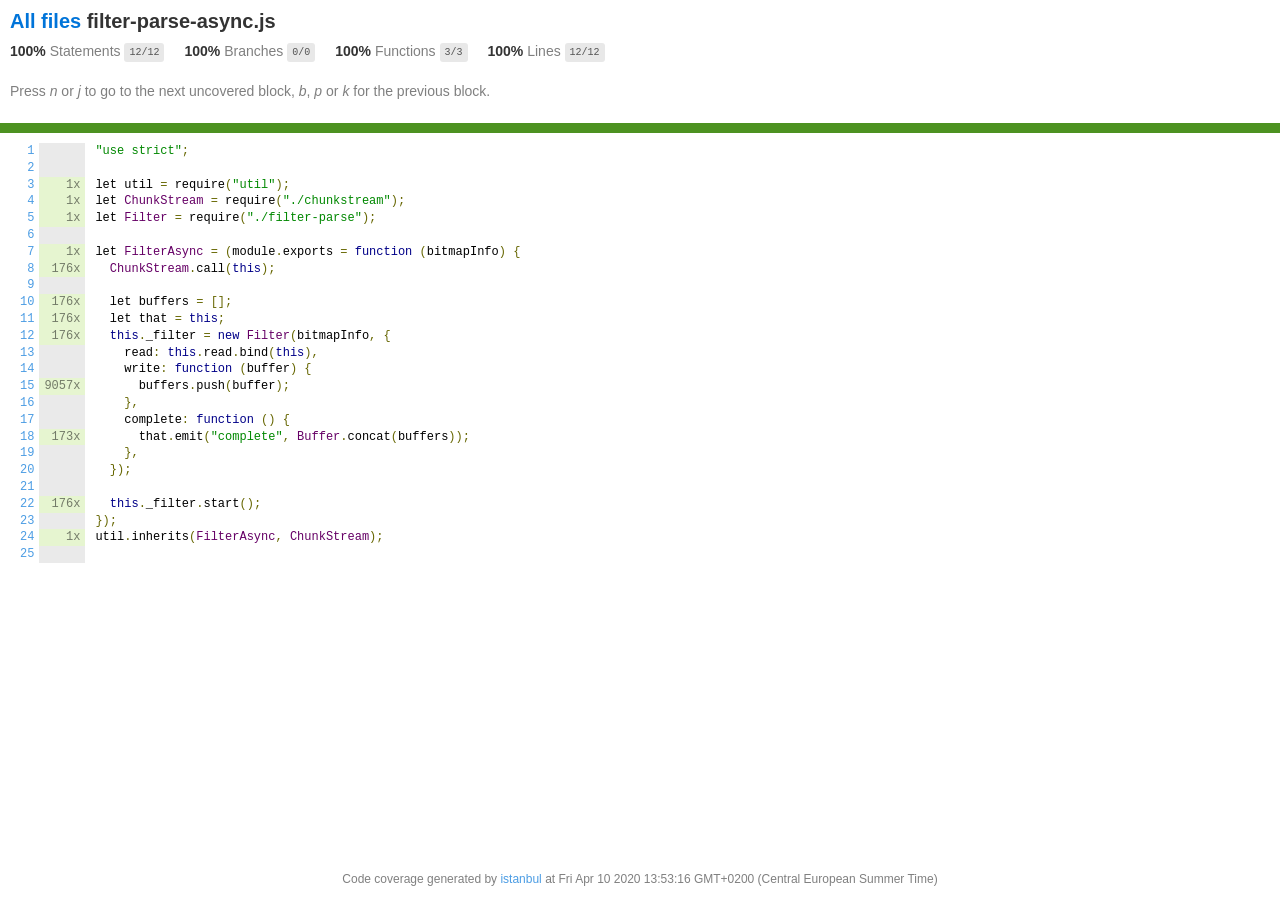
<file: node_modules/pngjs/coverage/lcov-report/filter-parse-async.js.html>
<!doctype html>
<html lang="en">

<head>
    <title>Code coverage report for filter-parse-async.js</title>
    <meta charset="utf-8" />
    <link rel="stylesheet" href="prettify.css" />
    <link rel="stylesheet" href="base.css" />
    <link rel="shortcut icon" type="image/x-icon" href="favicon.png" />
    <meta name="viewport" content="width=device-width, initial-scale=1" />
    <style type='text/css'>
        .coverage-summary .sorter {
            background-image: url(sort-arrow-sprite.png);
        }
    </style>
</head>
    
<body>
<div class='wrapper'>
    <div class='pad1'>
        <h1><a href="index.html">All files</a> filter-parse-async.js</h1>
        <div class='clearfix'>
            
            <div class='fl pad1y space-right2'>
                <span class="strong">100% </span>
                <span class="quiet">Statements</span>
                <span class='fraction'>12/12</span>
            </div>
        
            
            <div class='fl pad1y space-right2'>
                <span class="strong">100% </span>
                <span class="quiet">Branches</span>
                <span class='fraction'>0/0</span>
            </div>
        
            
            <div class='fl pad1y space-right2'>
                <span class="strong">100% </span>
                <span class="quiet">Functions</span>
                <span class='fraction'>3/3</span>
            </div>
        
            
            <div class='fl pad1y space-right2'>
                <span class="strong">100% </span>
                <span class="quiet">Lines</span>
                <span class='fraction'>12/12</span>
            </div>
        
            
        </div>
        <p class="quiet">
            Press <em>n</em> or <em>j</em> to go to the next uncovered block, <em>b</em>, <em>p</em> or <em>k</em> for the previous block.
        </p>
    </div>
    <div class='status-line high'></div>
    <pre><table class="coverage">
<tr><td class="line-count quiet"><a name='L1'></a><a href='#L1'>1</a>
<a name='L2'></a><a href='#L2'>2</a>
<a name='L3'></a><a href='#L3'>3</a>
<a name='L4'></a><a href='#L4'>4</a>
<a name='L5'></a><a href='#L5'>5</a>
<a name='L6'></a><a href='#L6'>6</a>
<a name='L7'></a><a href='#L7'>7</a>
<a name='L8'></a><a href='#L8'>8</a>
<a name='L9'></a><a href='#L9'>9</a>
<a name='L10'></a><a href='#L10'>10</a>
<a name='L11'></a><a href='#L11'>11</a>
<a name='L12'></a><a href='#L12'>12</a>
<a name='L13'></a><a href='#L13'>13</a>
<a name='L14'></a><a href='#L14'>14</a>
<a name='L15'></a><a href='#L15'>15</a>
<a name='L16'></a><a href='#L16'>16</a>
<a name='L17'></a><a href='#L17'>17</a>
<a name='L18'></a><a href='#L18'>18</a>
<a name='L19'></a><a href='#L19'>19</a>
<a name='L20'></a><a href='#L20'>20</a>
<a name='L21'></a><a href='#L21'>21</a>
<a name='L22'></a><a href='#L22'>22</a>
<a name='L23'></a><a href='#L23'>23</a>
<a name='L24'></a><a href='#L24'>24</a>
<a name='L25'></a><a href='#L25'>25</a></td><td class="line-coverage quiet"><span class="cline-any cline-neutral">&nbsp;</span>
<span class="cline-any cline-neutral">&nbsp;</span>
<span class="cline-any cline-yes">1x</span>
<span class="cline-any cline-yes">1x</span>
<span class="cline-any cline-yes">1x</span>
<span class="cline-any cline-neutral">&nbsp;</span>
<span class="cline-any cline-yes">1x</span>
<span class="cline-any cline-yes">176x</span>
<span class="cline-any cline-neutral">&nbsp;</span>
<span class="cline-any cline-yes">176x</span>
<span class="cline-any cline-yes">176x</span>
<span class="cline-any cline-yes">176x</span>
<span class="cline-any cline-neutral">&nbsp;</span>
<span class="cline-any cline-neutral">&nbsp;</span>
<span class="cline-any cline-yes">9057x</span>
<span class="cline-any cline-neutral">&nbsp;</span>
<span class="cline-any cline-neutral">&nbsp;</span>
<span class="cline-any cline-yes">173x</span>
<span class="cline-any cline-neutral">&nbsp;</span>
<span class="cline-any cline-neutral">&nbsp;</span>
<span class="cline-any cline-neutral">&nbsp;</span>
<span class="cline-any cline-yes">176x</span>
<span class="cline-any cline-neutral">&nbsp;</span>
<span class="cline-any cline-yes">1x</span>
<span class="cline-any cline-neutral">&nbsp;</span></td><td class="text"><pre class="prettyprint lang-js">"use strict";
&nbsp;
let util = require("util");
let ChunkStream = require("./chunkstream");
let Filter = require("./filter-parse");
&nbsp;
let FilterAsync = (module.exports = function (bitmapInfo) {
  ChunkStream.call(this);
&nbsp;
  let buffers = [];
  let that = this;
  this._filter = new Filter(bitmapInfo, {
    read: this.read.bind(this),
    write: function (buffer) {
      buffers.push(buffer);
    },
    complete: function () {
      that.emit("complete", Buffer.concat(buffers));
    },
  });
&nbsp;
  this._filter.start();
});
util.inherits(FilterAsync, ChunkStream);
&nbsp;</pre></td></tr></table></pre>

                <div class='push'></div><!-- for sticky footer -->
            </div><!-- /wrapper -->
            <div class='footer quiet pad2 space-top1 center small'>
                Code coverage generated by
                <a href="https://istanbul.js.org/" target="_blank">istanbul</a>
                at Fri Apr 10 2020 13:53:16 GMT+0200 (Central European Summer Time)
            </div>
        </div>
        <script src="prettify.js"></script>
        <script>
            window.onload = function () {
                prettyPrint();
            };
        </script>
        <script src="sorter.js"></script>
        <script src="block-navigation.js"></script>
    </body>
</html>
</file>
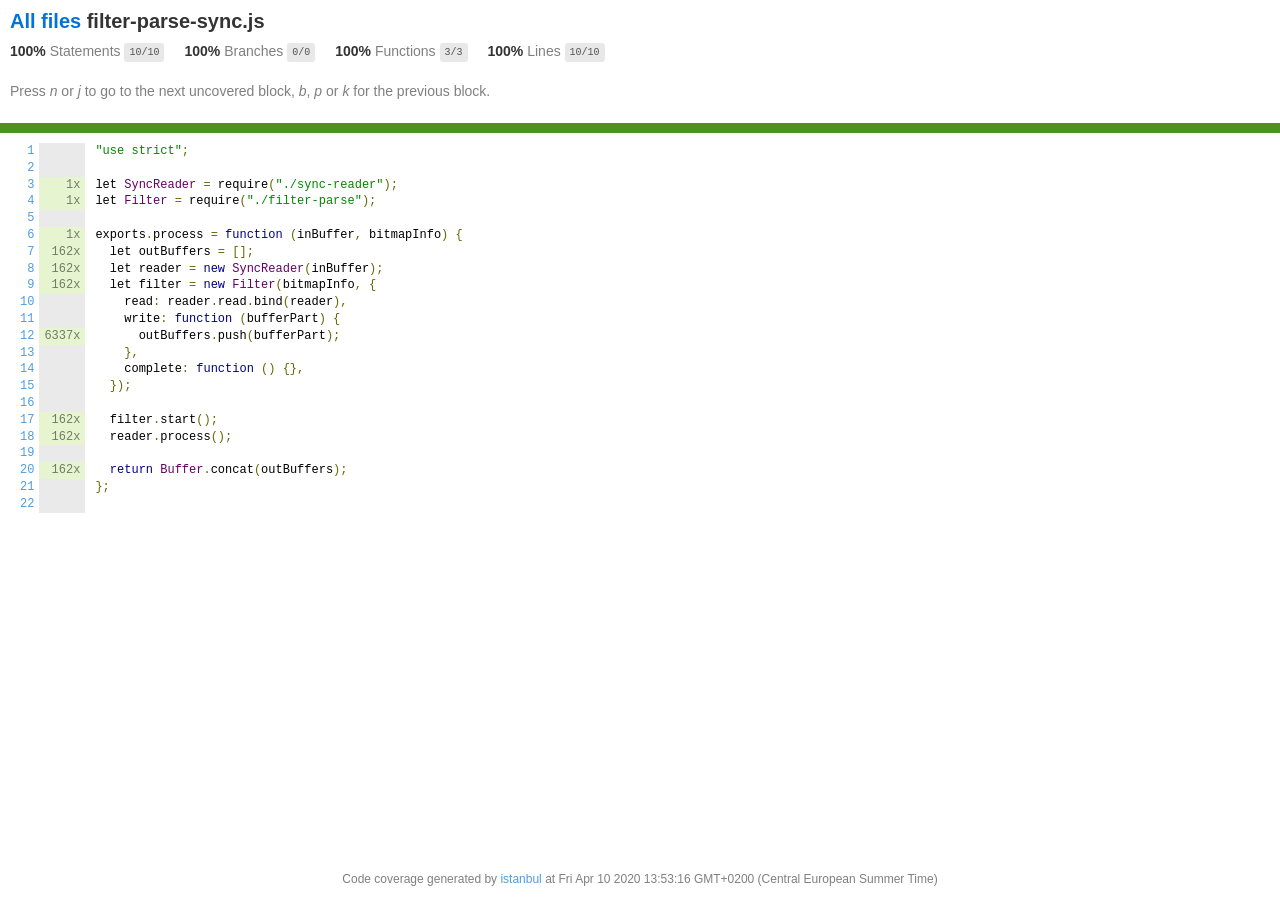
<file: node_modules/pngjs/coverage/lcov-report/filter-parse-sync.js.html>
<!doctype html>
<html lang="en">

<head>
    <title>Code coverage report for filter-parse-sync.js</title>
    <meta charset="utf-8" />
    <link rel="stylesheet" href="prettify.css" />
    <link rel="stylesheet" href="base.css" />
    <link rel="shortcut icon" type="image/x-icon" href="favicon.png" />
    <meta name="viewport" content="width=device-width, initial-scale=1" />
    <style type='text/css'>
        .coverage-summary .sorter {
            background-image: url(sort-arrow-sprite.png);
        }
    </style>
</head>
    
<body>
<div class='wrapper'>
    <div class='pad1'>
        <h1><a href="index.html">All files</a> filter-parse-sync.js</h1>
        <div class='clearfix'>
            
            <div class='fl pad1y space-right2'>
                <span class="strong">100% </span>
                <span class="quiet">Statements</span>
                <span class='fraction'>10/10</span>
            </div>
        
            
            <div class='fl pad1y space-right2'>
                <span class="strong">100% </span>
                <span class="quiet">Branches</span>
                <span class='fraction'>0/0</span>
            </div>
        
            
            <div class='fl pad1y space-right2'>
                <span class="strong">100% </span>
                <span class="quiet">Functions</span>
                <span class='fraction'>3/3</span>
            </div>
        
            
            <div class='fl pad1y space-right2'>
                <span class="strong">100% </span>
                <span class="quiet">Lines</span>
                <span class='fraction'>10/10</span>
            </div>
        
            
        </div>
        <p class="quiet">
            Press <em>n</em> or <em>j</em> to go to the next uncovered block, <em>b</em>, <em>p</em> or <em>k</em> for the previous block.
        </p>
    </div>
    <div class='status-line high'></div>
    <pre><table class="coverage">
<tr><td class="line-count quiet"><a name='L1'></a><a href='#L1'>1</a>
<a name='L2'></a><a href='#L2'>2</a>
<a name='L3'></a><a href='#L3'>3</a>
<a name='L4'></a><a href='#L4'>4</a>
<a name='L5'></a><a href='#L5'>5</a>
<a name='L6'></a><a href='#L6'>6</a>
<a name='L7'></a><a href='#L7'>7</a>
<a name='L8'></a><a href='#L8'>8</a>
<a name='L9'></a><a href='#L9'>9</a>
<a name='L10'></a><a href='#L10'>10</a>
<a name='L11'></a><a href='#L11'>11</a>
<a name='L12'></a><a href='#L12'>12</a>
<a name='L13'></a><a href='#L13'>13</a>
<a name='L14'></a><a href='#L14'>14</a>
<a name='L15'></a><a href='#L15'>15</a>
<a name='L16'></a><a href='#L16'>16</a>
<a name='L17'></a><a href='#L17'>17</a>
<a name='L18'></a><a href='#L18'>18</a>
<a name='L19'></a><a href='#L19'>19</a>
<a name='L20'></a><a href='#L20'>20</a>
<a name='L21'></a><a href='#L21'>21</a>
<a name='L22'></a><a href='#L22'>22</a></td><td class="line-coverage quiet"><span class="cline-any cline-neutral">&nbsp;</span>
<span class="cline-any cline-neutral">&nbsp;</span>
<span class="cline-any cline-yes">1x</span>
<span class="cline-any cline-yes">1x</span>
<span class="cline-any cline-neutral">&nbsp;</span>
<span class="cline-any cline-yes">1x</span>
<span class="cline-any cline-yes">162x</span>
<span class="cline-any cline-yes">162x</span>
<span class="cline-any cline-yes">162x</span>
<span class="cline-any cline-neutral">&nbsp;</span>
<span class="cline-any cline-neutral">&nbsp;</span>
<span class="cline-any cline-yes">6337x</span>
<span class="cline-any cline-neutral">&nbsp;</span>
<span class="cline-any cline-neutral">&nbsp;</span>
<span class="cline-any cline-neutral">&nbsp;</span>
<span class="cline-any cline-neutral">&nbsp;</span>
<span class="cline-any cline-yes">162x</span>
<span class="cline-any cline-yes">162x</span>
<span class="cline-any cline-neutral">&nbsp;</span>
<span class="cline-any cline-yes">162x</span>
<span class="cline-any cline-neutral">&nbsp;</span>
<span class="cline-any cline-neutral">&nbsp;</span></td><td class="text"><pre class="prettyprint lang-js">"use strict";
&nbsp;
let SyncReader = require("./sync-reader");
let Filter = require("./filter-parse");
&nbsp;
exports.process = function (inBuffer, bitmapInfo) {
  let outBuffers = [];
  let reader = new SyncReader(inBuffer);
  let filter = new Filter(bitmapInfo, {
    read: reader.read.bind(reader),
    write: function (bufferPart) {
      outBuffers.push(bufferPart);
    },
    complete: function () {},
  });
&nbsp;
  filter.start();
  reader.process();
&nbsp;
  return Buffer.concat(outBuffers);
};
&nbsp;</pre></td></tr></table></pre>

                <div class='push'></div><!-- for sticky footer -->
            </div><!-- /wrapper -->
            <div class='footer quiet pad2 space-top1 center small'>
                Code coverage generated by
                <a href="https://istanbul.js.org/" target="_blank">istanbul</a>
                at Fri Apr 10 2020 13:53:16 GMT+0200 (Central European Summer Time)
            </div>
        </div>
        <script src="prettify.js"></script>
        <script>
            window.onload = function () {
                prettyPrint();
            };
        </script>
        <script src="sorter.js"></script>
        <script src="block-navigation.js"></script>
    </body>
</html>
</file>
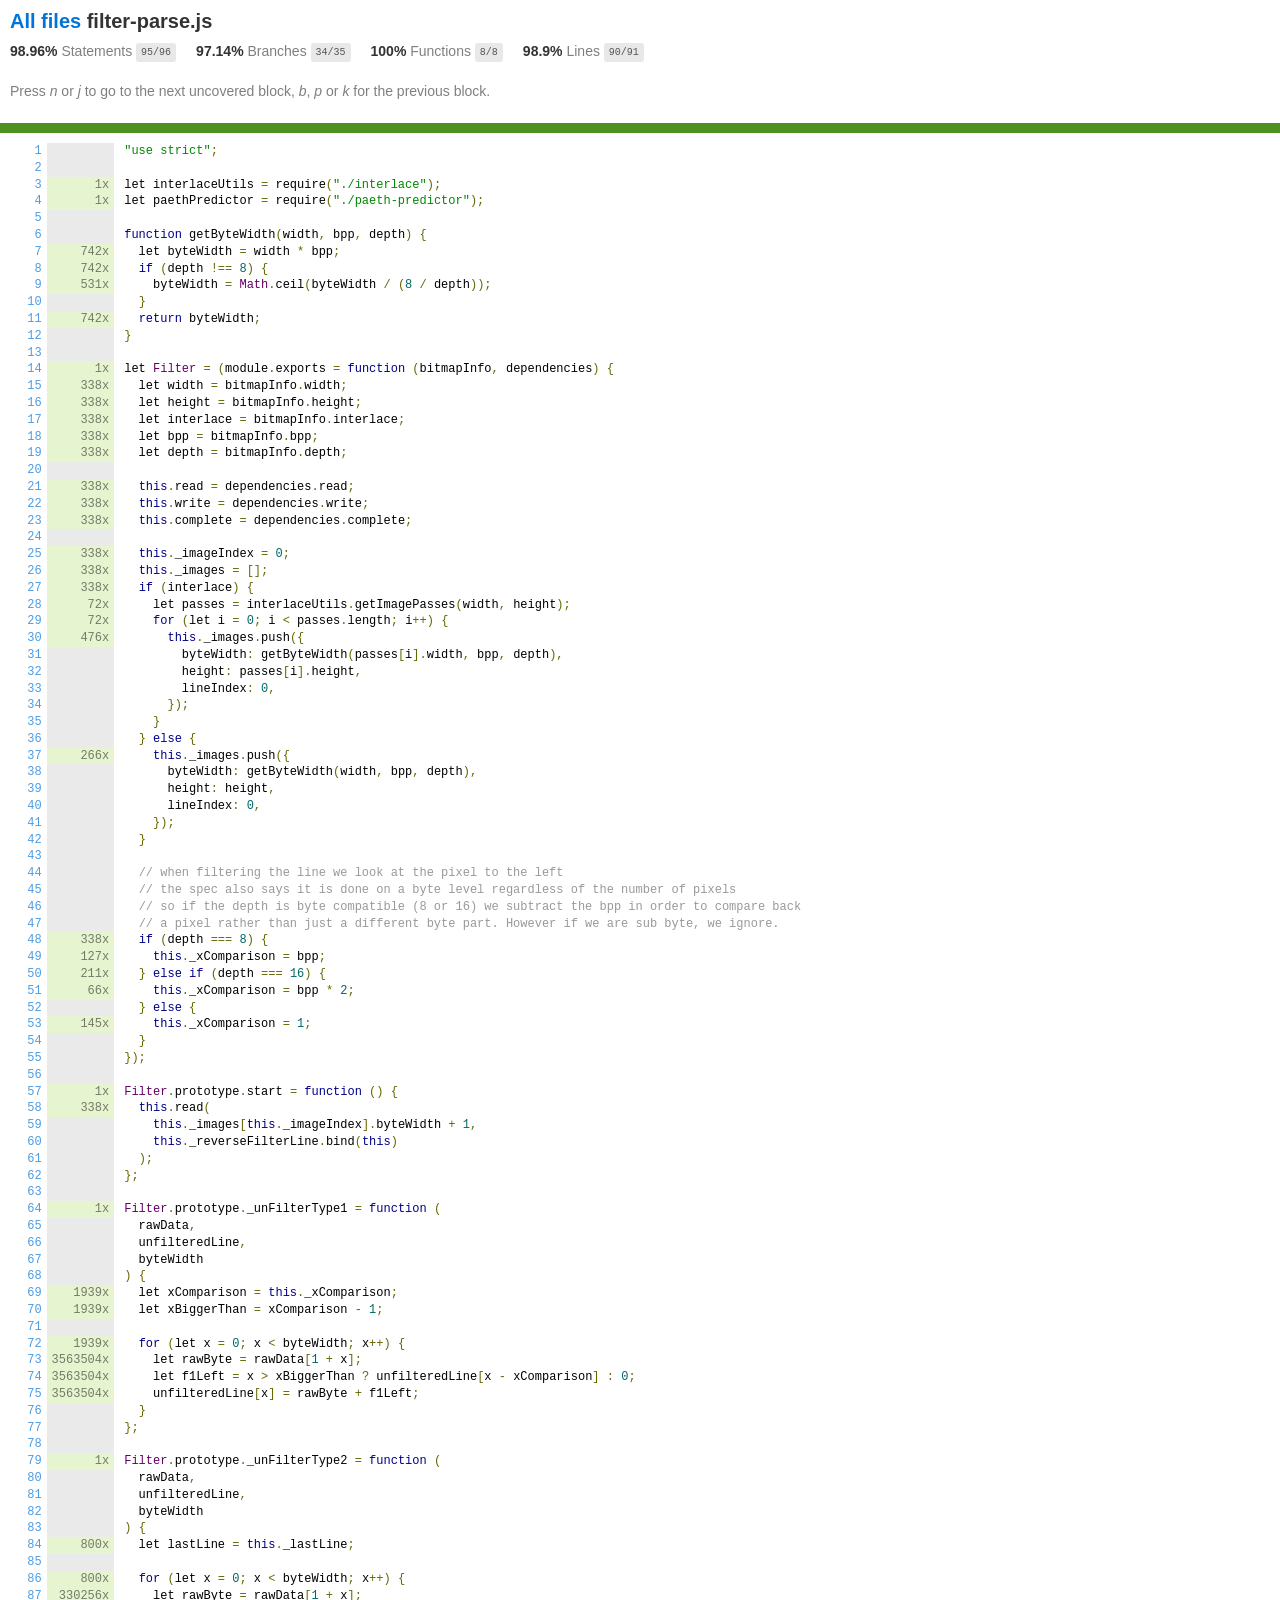
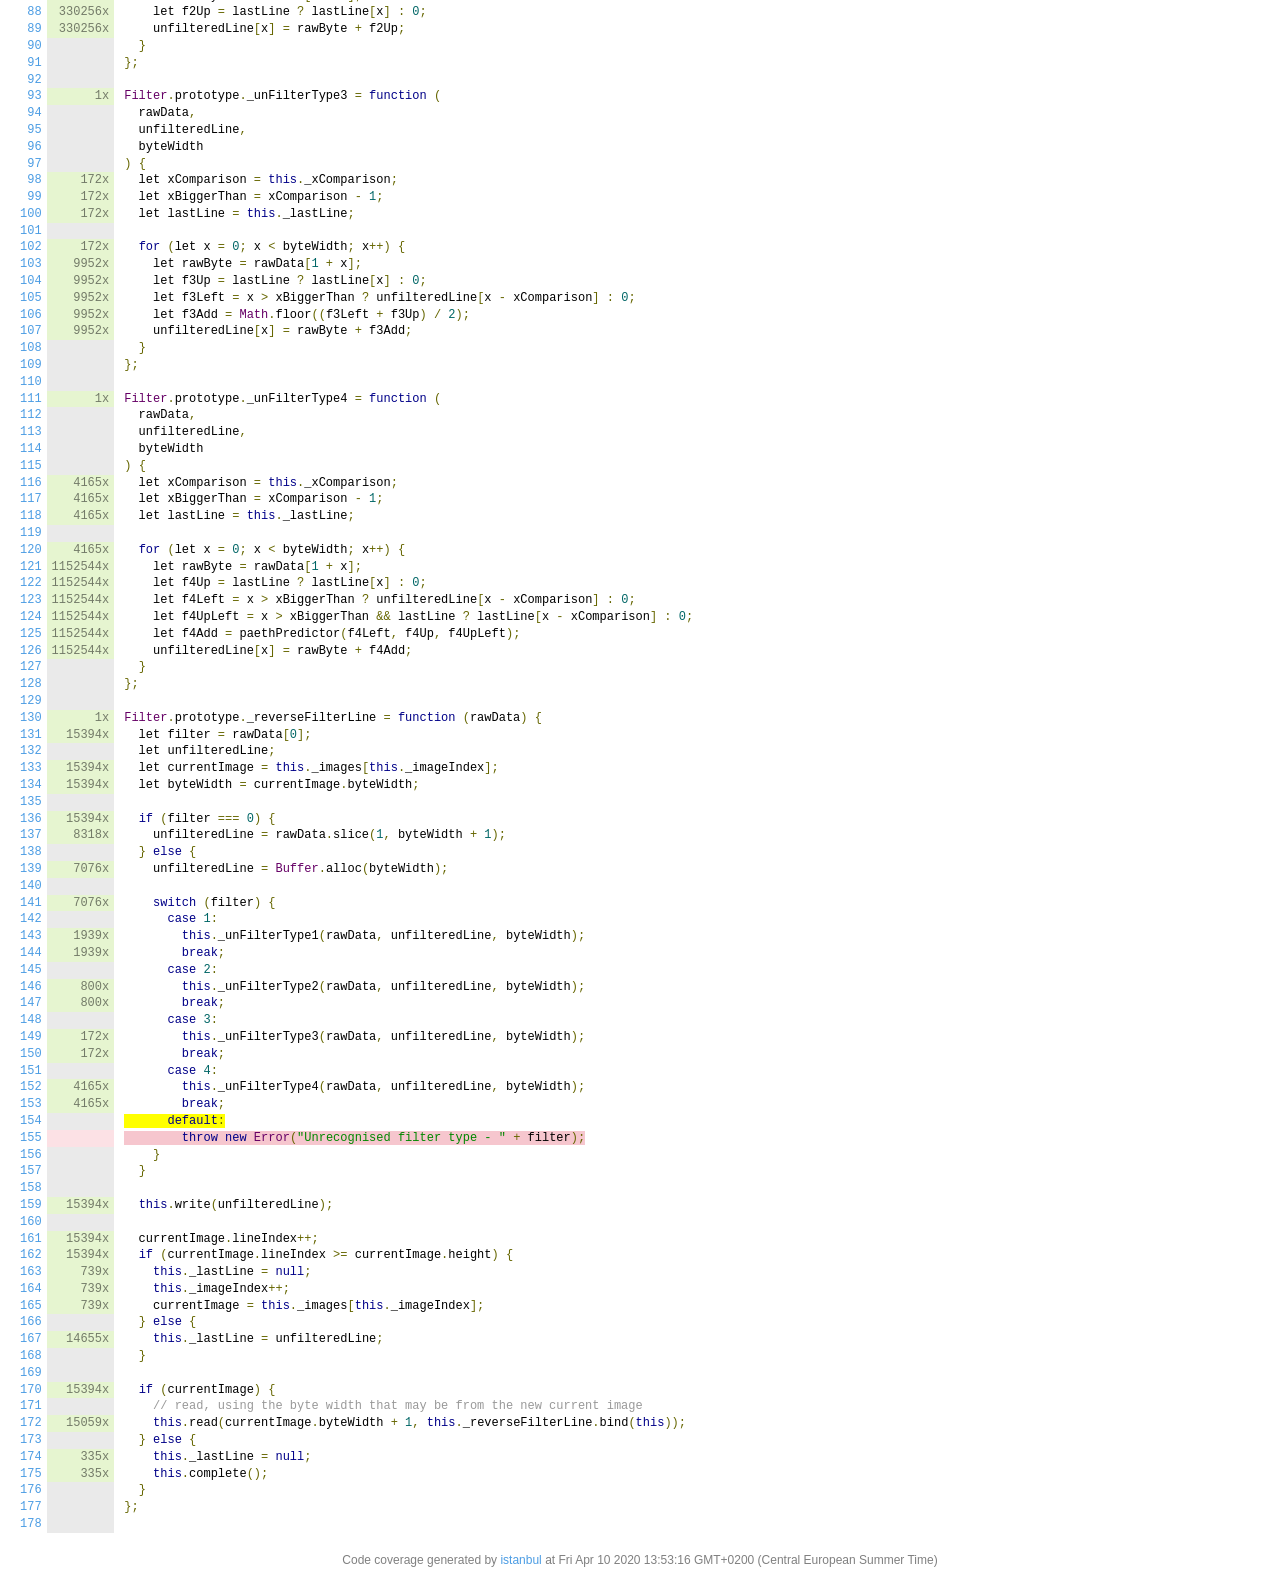
<file: node_modules/pngjs/coverage/lcov-report/filter-parse.js.html>
<!doctype html>
<html lang="en">

<head>
    <title>Code coverage report for filter-parse.js</title>
    <meta charset="utf-8" />
    <link rel="stylesheet" href="prettify.css" />
    <link rel="stylesheet" href="base.css" />
    <link rel="shortcut icon" type="image/x-icon" href="favicon.png" />
    <meta name="viewport" content="width=device-width, initial-scale=1" />
    <style type='text/css'>
        .coverage-summary .sorter {
            background-image: url(sort-arrow-sprite.png);
        }
    </style>
</head>
    
<body>
<div class='wrapper'>
    <div class='pad1'>
        <h1><a href="index.html">All files</a> filter-parse.js</h1>
        <div class='clearfix'>
            
            <div class='fl pad1y space-right2'>
                <span class="strong">98.96% </span>
                <span class="quiet">Statements</span>
                <span class='fraction'>95/96</span>
            </div>
        
            
            <div class='fl pad1y space-right2'>
                <span class="strong">97.14% </span>
                <span class="quiet">Branches</span>
                <span class='fraction'>34/35</span>
            </div>
        
            
            <div class='fl pad1y space-right2'>
                <span class="strong">100% </span>
                <span class="quiet">Functions</span>
                <span class='fraction'>8/8</span>
            </div>
        
            
            <div class='fl pad1y space-right2'>
                <span class="strong">98.9% </span>
                <span class="quiet">Lines</span>
                <span class='fraction'>90/91</span>
            </div>
        
            
        </div>
        <p class="quiet">
            Press <em>n</em> or <em>j</em> to go to the next uncovered block, <em>b</em>, <em>p</em> or <em>k</em> for the previous block.
        </p>
    </div>
    <div class='status-line high'></div>
    <pre><table class="coverage">
<tr><td class="line-count quiet"><a name='L1'></a><a href='#L1'>1</a>
<a name='L2'></a><a href='#L2'>2</a>
<a name='L3'></a><a href='#L3'>3</a>
<a name='L4'></a><a href='#L4'>4</a>
<a name='L5'></a><a href='#L5'>5</a>
<a name='L6'></a><a href='#L6'>6</a>
<a name='L7'></a><a href='#L7'>7</a>
<a name='L8'></a><a href='#L8'>8</a>
<a name='L9'></a><a href='#L9'>9</a>
<a name='L10'></a><a href='#L10'>10</a>
<a name='L11'></a><a href='#L11'>11</a>
<a name='L12'></a><a href='#L12'>12</a>
<a name='L13'></a><a href='#L13'>13</a>
<a name='L14'></a><a href='#L14'>14</a>
<a name='L15'></a><a href='#L15'>15</a>
<a name='L16'></a><a href='#L16'>16</a>
<a name='L17'></a><a href='#L17'>17</a>
<a name='L18'></a><a href='#L18'>18</a>
<a name='L19'></a><a href='#L19'>19</a>
<a name='L20'></a><a href='#L20'>20</a>
<a name='L21'></a><a href='#L21'>21</a>
<a name='L22'></a><a href='#L22'>22</a>
<a name='L23'></a><a href='#L23'>23</a>
<a name='L24'></a><a href='#L24'>24</a>
<a name='L25'></a><a href='#L25'>25</a>
<a name='L26'></a><a href='#L26'>26</a>
<a name='L27'></a><a href='#L27'>27</a>
<a name='L28'></a><a href='#L28'>28</a>
<a name='L29'></a><a href='#L29'>29</a>
<a name='L30'></a><a href='#L30'>30</a>
<a name='L31'></a><a href='#L31'>31</a>
<a name='L32'></a><a href='#L32'>32</a>
<a name='L33'></a><a href='#L33'>33</a>
<a name='L34'></a><a href='#L34'>34</a>
<a name='L35'></a><a href='#L35'>35</a>
<a name='L36'></a><a href='#L36'>36</a>
<a name='L37'></a><a href='#L37'>37</a>
<a name='L38'></a><a href='#L38'>38</a>
<a name='L39'></a><a href='#L39'>39</a>
<a name='L40'></a><a href='#L40'>40</a>
<a name='L41'></a><a href='#L41'>41</a>
<a name='L42'></a><a href='#L42'>42</a>
<a name='L43'></a><a href='#L43'>43</a>
<a name='L44'></a><a href='#L44'>44</a>
<a name='L45'></a><a href='#L45'>45</a>
<a name='L46'></a><a href='#L46'>46</a>
<a name='L47'></a><a href='#L47'>47</a>
<a name='L48'></a><a href='#L48'>48</a>
<a name='L49'></a><a href='#L49'>49</a>
<a name='L50'></a><a href='#L50'>50</a>
<a name='L51'></a><a href='#L51'>51</a>
<a name='L52'></a><a href='#L52'>52</a>
<a name='L53'></a><a href='#L53'>53</a>
<a name='L54'></a><a href='#L54'>54</a>
<a name='L55'></a><a href='#L55'>55</a>
<a name='L56'></a><a href='#L56'>56</a>
<a name='L57'></a><a href='#L57'>57</a>
<a name='L58'></a><a href='#L58'>58</a>
<a name='L59'></a><a href='#L59'>59</a>
<a name='L60'></a><a href='#L60'>60</a>
<a name='L61'></a><a href='#L61'>61</a>
<a name='L62'></a><a href='#L62'>62</a>
<a name='L63'></a><a href='#L63'>63</a>
<a name='L64'></a><a href='#L64'>64</a>
<a name='L65'></a><a href='#L65'>65</a>
<a name='L66'></a><a href='#L66'>66</a>
<a name='L67'></a><a href='#L67'>67</a>
<a name='L68'></a><a href='#L68'>68</a>
<a name='L69'></a><a href='#L69'>69</a>
<a name='L70'></a><a href='#L70'>70</a>
<a name='L71'></a><a href='#L71'>71</a>
<a name='L72'></a><a href='#L72'>72</a>
<a name='L73'></a><a href='#L73'>73</a>
<a name='L74'></a><a href='#L74'>74</a>
<a name='L75'></a><a href='#L75'>75</a>
<a name='L76'></a><a href='#L76'>76</a>
<a name='L77'></a><a href='#L77'>77</a>
<a name='L78'></a><a href='#L78'>78</a>
<a name='L79'></a><a href='#L79'>79</a>
<a name='L80'></a><a href='#L80'>80</a>
<a name='L81'></a><a href='#L81'>81</a>
<a name='L82'></a><a href='#L82'>82</a>
<a name='L83'></a><a href='#L83'>83</a>
<a name='L84'></a><a href='#L84'>84</a>
<a name='L85'></a><a href='#L85'>85</a>
<a name='L86'></a><a href='#L86'>86</a>
<a name='L87'></a><a href='#L87'>87</a>
<a name='L88'></a><a href='#L88'>88</a>
<a name='L89'></a><a href='#L89'>89</a>
<a name='L90'></a><a href='#L90'>90</a>
<a name='L91'></a><a href='#L91'>91</a>
<a name='L92'></a><a href='#L92'>92</a>
<a name='L93'></a><a href='#L93'>93</a>
<a name='L94'></a><a href='#L94'>94</a>
<a name='L95'></a><a href='#L95'>95</a>
<a name='L96'></a><a href='#L96'>96</a>
<a name='L97'></a><a href='#L97'>97</a>
<a name='L98'></a><a href='#L98'>98</a>
<a name='L99'></a><a href='#L99'>99</a>
<a name='L100'></a><a href='#L100'>100</a>
<a name='L101'></a><a href='#L101'>101</a>
<a name='L102'></a><a href='#L102'>102</a>
<a name='L103'></a><a href='#L103'>103</a>
<a name='L104'></a><a href='#L104'>104</a>
<a name='L105'></a><a href='#L105'>105</a>
<a name='L106'></a><a href='#L106'>106</a>
<a name='L107'></a><a href='#L107'>107</a>
<a name='L108'></a><a href='#L108'>108</a>
<a name='L109'></a><a href='#L109'>109</a>
<a name='L110'></a><a href='#L110'>110</a>
<a name='L111'></a><a href='#L111'>111</a>
<a name='L112'></a><a href='#L112'>112</a>
<a name='L113'></a><a href='#L113'>113</a>
<a name='L114'></a><a href='#L114'>114</a>
<a name='L115'></a><a href='#L115'>115</a>
<a name='L116'></a><a href='#L116'>116</a>
<a name='L117'></a><a href='#L117'>117</a>
<a name='L118'></a><a href='#L118'>118</a>
<a name='L119'></a><a href='#L119'>119</a>
<a name='L120'></a><a href='#L120'>120</a>
<a name='L121'></a><a href='#L121'>121</a>
<a name='L122'></a><a href='#L122'>122</a>
<a name='L123'></a><a href='#L123'>123</a>
<a name='L124'></a><a href='#L124'>124</a>
<a name='L125'></a><a href='#L125'>125</a>
<a name='L126'></a><a href='#L126'>126</a>
<a name='L127'></a><a href='#L127'>127</a>
<a name='L128'></a><a href='#L128'>128</a>
<a name='L129'></a><a href='#L129'>129</a>
<a name='L130'></a><a href='#L130'>130</a>
<a name='L131'></a><a href='#L131'>131</a>
<a name='L132'></a><a href='#L132'>132</a>
<a name='L133'></a><a href='#L133'>133</a>
<a name='L134'></a><a href='#L134'>134</a>
<a name='L135'></a><a href='#L135'>135</a>
<a name='L136'></a><a href='#L136'>136</a>
<a name='L137'></a><a href='#L137'>137</a>
<a name='L138'></a><a href='#L138'>138</a>
<a name='L139'></a><a href='#L139'>139</a>
<a name='L140'></a><a href='#L140'>140</a>
<a name='L141'></a><a href='#L141'>141</a>
<a name='L142'></a><a href='#L142'>142</a>
<a name='L143'></a><a href='#L143'>143</a>
<a name='L144'></a><a href='#L144'>144</a>
<a name='L145'></a><a href='#L145'>145</a>
<a name='L146'></a><a href='#L146'>146</a>
<a name='L147'></a><a href='#L147'>147</a>
<a name='L148'></a><a href='#L148'>148</a>
<a name='L149'></a><a href='#L149'>149</a>
<a name='L150'></a><a href='#L150'>150</a>
<a name='L151'></a><a href='#L151'>151</a>
<a name='L152'></a><a href='#L152'>152</a>
<a name='L153'></a><a href='#L153'>153</a>
<a name='L154'></a><a href='#L154'>154</a>
<a name='L155'></a><a href='#L155'>155</a>
<a name='L156'></a><a href='#L156'>156</a>
<a name='L157'></a><a href='#L157'>157</a>
<a name='L158'></a><a href='#L158'>158</a>
<a name='L159'></a><a href='#L159'>159</a>
<a name='L160'></a><a href='#L160'>160</a>
<a name='L161'></a><a href='#L161'>161</a>
<a name='L162'></a><a href='#L162'>162</a>
<a name='L163'></a><a href='#L163'>163</a>
<a name='L164'></a><a href='#L164'>164</a>
<a name='L165'></a><a href='#L165'>165</a>
<a name='L166'></a><a href='#L166'>166</a>
<a name='L167'></a><a href='#L167'>167</a>
<a name='L168'></a><a href='#L168'>168</a>
<a name='L169'></a><a href='#L169'>169</a>
<a name='L170'></a><a href='#L170'>170</a>
<a name='L171'></a><a href='#L171'>171</a>
<a name='L172'></a><a href='#L172'>172</a>
<a name='L173'></a><a href='#L173'>173</a>
<a name='L174'></a><a href='#L174'>174</a>
<a name='L175'></a><a href='#L175'>175</a>
<a name='L176'></a><a href='#L176'>176</a>
<a name='L177'></a><a href='#L177'>177</a>
<a name='L178'></a><a href='#L178'>178</a></td><td class="line-coverage quiet"><span class="cline-any cline-neutral">&nbsp;</span>
<span class="cline-any cline-neutral">&nbsp;</span>
<span class="cline-any cline-yes">1x</span>
<span class="cline-any cline-yes">1x</span>
<span class="cline-any cline-neutral">&nbsp;</span>
<span class="cline-any cline-neutral">&nbsp;</span>
<span class="cline-any cline-yes">742x</span>
<span class="cline-any cline-yes">742x</span>
<span class="cline-any cline-yes">531x</span>
<span class="cline-any cline-neutral">&nbsp;</span>
<span class="cline-any cline-yes">742x</span>
<span class="cline-any cline-neutral">&nbsp;</span>
<span class="cline-any cline-neutral">&nbsp;</span>
<span class="cline-any cline-yes">1x</span>
<span class="cline-any cline-yes">338x</span>
<span class="cline-any cline-yes">338x</span>
<span class="cline-any cline-yes">338x</span>
<span class="cline-any cline-yes">338x</span>
<span class="cline-any cline-yes">338x</span>
<span class="cline-any cline-neutral">&nbsp;</span>
<span class="cline-any cline-yes">338x</span>
<span class="cline-any cline-yes">338x</span>
<span class="cline-any cline-yes">338x</span>
<span class="cline-any cline-neutral">&nbsp;</span>
<span class="cline-any cline-yes">338x</span>
<span class="cline-any cline-yes">338x</span>
<span class="cline-any cline-yes">338x</span>
<span class="cline-any cline-yes">72x</span>
<span class="cline-any cline-yes">72x</span>
<span class="cline-any cline-yes">476x</span>
<span class="cline-any cline-neutral">&nbsp;</span>
<span class="cline-any cline-neutral">&nbsp;</span>
<span class="cline-any cline-neutral">&nbsp;</span>
<span class="cline-any cline-neutral">&nbsp;</span>
<span class="cline-any cline-neutral">&nbsp;</span>
<span class="cline-any cline-neutral">&nbsp;</span>
<span class="cline-any cline-yes">266x</span>
<span class="cline-any cline-neutral">&nbsp;</span>
<span class="cline-any cline-neutral">&nbsp;</span>
<span class="cline-any cline-neutral">&nbsp;</span>
<span class="cline-any cline-neutral">&nbsp;</span>
<span class="cline-any cline-neutral">&nbsp;</span>
<span class="cline-any cline-neutral">&nbsp;</span>
<span class="cline-any cline-neutral">&nbsp;</span>
<span class="cline-any cline-neutral">&nbsp;</span>
<span class="cline-any cline-neutral">&nbsp;</span>
<span class="cline-any cline-neutral">&nbsp;</span>
<span class="cline-any cline-yes">338x</span>
<span class="cline-any cline-yes">127x</span>
<span class="cline-any cline-yes">211x</span>
<span class="cline-any cline-yes">66x</span>
<span class="cline-any cline-neutral">&nbsp;</span>
<span class="cline-any cline-yes">145x</span>
<span class="cline-any cline-neutral">&nbsp;</span>
<span class="cline-any cline-neutral">&nbsp;</span>
<span class="cline-any cline-neutral">&nbsp;</span>
<span class="cline-any cline-yes">1x</span>
<span class="cline-any cline-yes">338x</span>
<span class="cline-any cline-neutral">&nbsp;</span>
<span class="cline-any cline-neutral">&nbsp;</span>
<span class="cline-any cline-neutral">&nbsp;</span>
<span class="cline-any cline-neutral">&nbsp;</span>
<span class="cline-any cline-neutral">&nbsp;</span>
<span class="cline-any cline-yes">1x</span>
<span class="cline-any cline-neutral">&nbsp;</span>
<span class="cline-any cline-neutral">&nbsp;</span>
<span class="cline-any cline-neutral">&nbsp;</span>
<span class="cline-any cline-neutral">&nbsp;</span>
<span class="cline-any cline-yes">1939x</span>
<span class="cline-any cline-yes">1939x</span>
<span class="cline-any cline-neutral">&nbsp;</span>
<span class="cline-any cline-yes">1939x</span>
<span class="cline-any cline-yes">3563504x</span>
<span class="cline-any cline-yes">3563504x</span>
<span class="cline-any cline-yes">3563504x</span>
<span class="cline-any cline-neutral">&nbsp;</span>
<span class="cline-any cline-neutral">&nbsp;</span>
<span class="cline-any cline-neutral">&nbsp;</span>
<span class="cline-any cline-yes">1x</span>
<span class="cline-any cline-neutral">&nbsp;</span>
<span class="cline-any cline-neutral">&nbsp;</span>
<span class="cline-any cline-neutral">&nbsp;</span>
<span class="cline-any cline-neutral">&nbsp;</span>
<span class="cline-any cline-yes">800x</span>
<span class="cline-any cline-neutral">&nbsp;</span>
<span class="cline-any cline-yes">800x</span>
<span class="cline-any cline-yes">330256x</span>
<span class="cline-any cline-yes">330256x</span>
<span class="cline-any cline-yes">330256x</span>
<span class="cline-any cline-neutral">&nbsp;</span>
<span class="cline-any cline-neutral">&nbsp;</span>
<span class="cline-any cline-neutral">&nbsp;</span>
<span class="cline-any cline-yes">1x</span>
<span class="cline-any cline-neutral">&nbsp;</span>
<span class="cline-any cline-neutral">&nbsp;</span>
<span class="cline-any cline-neutral">&nbsp;</span>
<span class="cline-any cline-neutral">&nbsp;</span>
<span class="cline-any cline-yes">172x</span>
<span class="cline-any cline-yes">172x</span>
<span class="cline-any cline-yes">172x</span>
<span class="cline-any cline-neutral">&nbsp;</span>
<span class="cline-any cline-yes">172x</span>
<span class="cline-any cline-yes">9952x</span>
<span class="cline-any cline-yes">9952x</span>
<span class="cline-any cline-yes">9952x</span>
<span class="cline-any cline-yes">9952x</span>
<span class="cline-any cline-yes">9952x</span>
<span class="cline-any cline-neutral">&nbsp;</span>
<span class="cline-any cline-neutral">&nbsp;</span>
<span class="cline-any cline-neutral">&nbsp;</span>
<span class="cline-any cline-yes">1x</span>
<span class="cline-any cline-neutral">&nbsp;</span>
<span class="cline-any cline-neutral">&nbsp;</span>
<span class="cline-any cline-neutral">&nbsp;</span>
<span class="cline-any cline-neutral">&nbsp;</span>
<span class="cline-any cline-yes">4165x</span>
<span class="cline-any cline-yes">4165x</span>
<span class="cline-any cline-yes">4165x</span>
<span class="cline-any cline-neutral">&nbsp;</span>
<span class="cline-any cline-yes">4165x</span>
<span class="cline-any cline-yes">1152544x</span>
<span class="cline-any cline-yes">1152544x</span>
<span class="cline-any cline-yes">1152544x</span>
<span class="cline-any cline-yes">1152544x</span>
<span class="cline-any cline-yes">1152544x</span>
<span class="cline-any cline-yes">1152544x</span>
<span class="cline-any cline-neutral">&nbsp;</span>
<span class="cline-any cline-neutral">&nbsp;</span>
<span class="cline-any cline-neutral">&nbsp;</span>
<span class="cline-any cline-yes">1x</span>
<span class="cline-any cline-yes">15394x</span>
<span class="cline-any cline-neutral">&nbsp;</span>
<span class="cline-any cline-yes">15394x</span>
<span class="cline-any cline-yes">15394x</span>
<span class="cline-any cline-neutral">&nbsp;</span>
<span class="cline-any cline-yes">15394x</span>
<span class="cline-any cline-yes">8318x</span>
<span class="cline-any cline-neutral">&nbsp;</span>
<span class="cline-any cline-yes">7076x</span>
<span class="cline-any cline-neutral">&nbsp;</span>
<span class="cline-any cline-yes">7076x</span>
<span class="cline-any cline-neutral">&nbsp;</span>
<span class="cline-any cline-yes">1939x</span>
<span class="cline-any cline-yes">1939x</span>
<span class="cline-any cline-neutral">&nbsp;</span>
<span class="cline-any cline-yes">800x</span>
<span class="cline-any cline-yes">800x</span>
<span class="cline-any cline-neutral">&nbsp;</span>
<span class="cline-any cline-yes">172x</span>
<span class="cline-any cline-yes">172x</span>
<span class="cline-any cline-neutral">&nbsp;</span>
<span class="cline-any cline-yes">4165x</span>
<span class="cline-any cline-yes">4165x</span>
<span class="cline-any cline-neutral">&nbsp;</span>
<span class="cline-any cline-no">&nbsp;</span>
<span class="cline-any cline-neutral">&nbsp;</span>
<span class="cline-any cline-neutral">&nbsp;</span>
<span class="cline-any cline-neutral">&nbsp;</span>
<span class="cline-any cline-yes">15394x</span>
<span class="cline-any cline-neutral">&nbsp;</span>
<span class="cline-any cline-yes">15394x</span>
<span class="cline-any cline-yes">15394x</span>
<span class="cline-any cline-yes">739x</span>
<span class="cline-any cline-yes">739x</span>
<span class="cline-any cline-yes">739x</span>
<span class="cline-any cline-neutral">&nbsp;</span>
<span class="cline-any cline-yes">14655x</span>
<span class="cline-any cline-neutral">&nbsp;</span>
<span class="cline-any cline-neutral">&nbsp;</span>
<span class="cline-any cline-yes">15394x</span>
<span class="cline-any cline-neutral">&nbsp;</span>
<span class="cline-any cline-yes">15059x</span>
<span class="cline-any cline-neutral">&nbsp;</span>
<span class="cline-any cline-yes">335x</span>
<span class="cline-any cline-yes">335x</span>
<span class="cline-any cline-neutral">&nbsp;</span>
<span class="cline-any cline-neutral">&nbsp;</span>
<span class="cline-any cline-neutral">&nbsp;</span></td><td class="text"><pre class="prettyprint lang-js">"use strict";
&nbsp;
let interlaceUtils = require("./interlace");
let paethPredictor = require("./paeth-predictor");
&nbsp;
function getByteWidth(width, bpp, depth) {
  let byteWidth = width * bpp;
  if (depth !== 8) {
    byteWidth = Math.ceil(byteWidth / (8 / depth));
  }
  return byteWidth;
}
&nbsp;
let Filter = (module.exports = function (bitmapInfo, dependencies) {
  let width = bitmapInfo.width;
  let height = bitmapInfo.height;
  let interlace = bitmapInfo.interlace;
  let bpp = bitmapInfo.bpp;
  let depth = bitmapInfo.depth;
&nbsp;
  this.read = dependencies.read;
  this.write = dependencies.write;
  this.complete = dependencies.complete;
&nbsp;
  this._imageIndex = 0;
  this._images = [];
  if (interlace) {
    let passes = interlaceUtils.getImagePasses(width, height);
    for (let i = 0; i &lt; passes.length; i++) {
      this._images.push({
        byteWidth: getByteWidth(passes[i].width, bpp, depth),
        height: passes[i].height,
        lineIndex: 0,
      });
    }
  } else {
    this._images.push({
      byteWidth: getByteWidth(width, bpp, depth),
      height: height,
      lineIndex: 0,
    });
  }
&nbsp;
  // when filtering the line we look at the pixel to the left
  // the spec also says it is done on a byte level regardless of the number of pixels
  // so if the depth is byte compatible (8 or 16) we subtract the bpp in order to compare back
  // a pixel rather than just a different byte part. However if we are sub byte, we ignore.
  if (depth === 8) {
    this._xComparison = bpp;
  } else if (depth === 16) {
    this._xComparison = bpp * 2;
  } else {
    this._xComparison = 1;
  }
});
&nbsp;
Filter.prototype.start = function () {
  this.read(
    this._images[this._imageIndex].byteWidth + 1,
    this._reverseFilterLine.bind(this)
  );
};
&nbsp;
Filter.prototype._unFilterType1 = function (
  rawData,
  unfilteredLine,
  byteWidth
) {
  let xComparison = this._xComparison;
  let xBiggerThan = xComparison - 1;
&nbsp;
  for (let x = 0; x &lt; byteWidth; x++) {
    let rawByte = rawData[1 + x];
    let f1Left = x &gt; xBiggerThan ? unfilteredLine[x - xComparison] : 0;
    unfilteredLine[x] = rawByte + f1Left;
  }
};
&nbsp;
Filter.prototype._unFilterType2 = function (
  rawData,
  unfilteredLine,
  byteWidth
) {
  let lastLine = this._lastLine;
&nbsp;
  for (let x = 0; x &lt; byteWidth; x++) {
    let rawByte = rawData[1 + x];
    let f2Up = lastLine ? lastLine[x] : 0;
    unfilteredLine[x] = rawByte + f2Up;
  }
};
&nbsp;
Filter.prototype._unFilterType3 = function (
  rawData,
  unfilteredLine,
  byteWidth
) {
  let xComparison = this._xComparison;
  let xBiggerThan = xComparison - 1;
  let lastLine = this._lastLine;
&nbsp;
  for (let x = 0; x &lt; byteWidth; x++) {
    let rawByte = rawData[1 + x];
    let f3Up = lastLine ? lastLine[x] : 0;
    let f3Left = x &gt; xBiggerThan ? unfilteredLine[x - xComparison] : 0;
    let f3Add = Math.floor((f3Left + f3Up) / 2);
    unfilteredLine[x] = rawByte + f3Add;
  }
};
&nbsp;
Filter.prototype._unFilterType4 = function (
  rawData,
  unfilteredLine,
  byteWidth
) {
  let xComparison = this._xComparison;
  let xBiggerThan = xComparison - 1;
  let lastLine = this._lastLine;
&nbsp;
  for (let x = 0; x &lt; byteWidth; x++) {
    let rawByte = rawData[1 + x];
    let f4Up = lastLine ? lastLine[x] : 0;
    let f4Left = x &gt; xBiggerThan ? unfilteredLine[x - xComparison] : 0;
    let f4UpLeft = x &gt; xBiggerThan &amp;&amp; lastLine ? lastLine[x - xComparison] : 0;
    let f4Add = paethPredictor(f4Left, f4Up, f4UpLeft);
    unfilteredLine[x] = rawByte + f4Add;
  }
};
&nbsp;
Filter.prototype._reverseFilterLine = function (rawData) {
  let filter = rawData[0];
  let unfilteredLine;
  let currentImage = this._images[this._imageIndex];
  let byteWidth = currentImage.byteWidth;
&nbsp;
  if (filter === 0) {
    unfilteredLine = rawData.slice(1, byteWidth + 1);
  } else {
    unfilteredLine = Buffer.alloc(byteWidth);
&nbsp;
    switch (filter) {
      case 1:
        this._unFilterType1(rawData, unfilteredLine, byteWidth);
        break;
      case 2:
        this._unFilterType2(rawData, unfilteredLine, byteWidth);
        break;
      case 3:
        this._unFilterType3(rawData, unfilteredLine, byteWidth);
        break;
      case 4:
        this._unFilterType4(rawData, unfilteredLine, byteWidth);
        break;
<span class="branch-4 cbranch-no" title="branch not covered" >      default:</span>
<span class="cstat-no" title="statement not covered" >        throw new Error("Unrecognised filter type - " + filter);</span>
    }
  }
&nbsp;
  this.write(unfilteredLine);
&nbsp;
  currentImage.lineIndex++;
  if (currentImage.lineIndex &gt;= currentImage.height) {
    this._lastLine = null;
    this._imageIndex++;
    currentImage = this._images[this._imageIndex];
  } else {
    this._lastLine = unfilteredLine;
  }
&nbsp;
  if (currentImage) {
    // read, using the byte width that may be from the new current image
    this.read(currentImage.byteWidth + 1, this._reverseFilterLine.bind(this));
  } else {
    this._lastLine = null;
    this.complete();
  }
};
&nbsp;</pre></td></tr></table></pre>

                <div class='push'></div><!-- for sticky footer -->
            </div><!-- /wrapper -->
            <div class='footer quiet pad2 space-top1 center small'>
                Code coverage generated by
                <a href="https://istanbul.js.org/" target="_blank">istanbul</a>
                at Fri Apr 10 2020 13:53:16 GMT+0200 (Central European Summer Time)
            </div>
        </div>
        <script src="prettify.js"></script>
        <script>
            window.onload = function () {
                prettyPrint();
            };
        </script>
        <script src="sorter.js"></script>
        <script src="block-navigation.js"></script>
    </body>
</html>
</file>
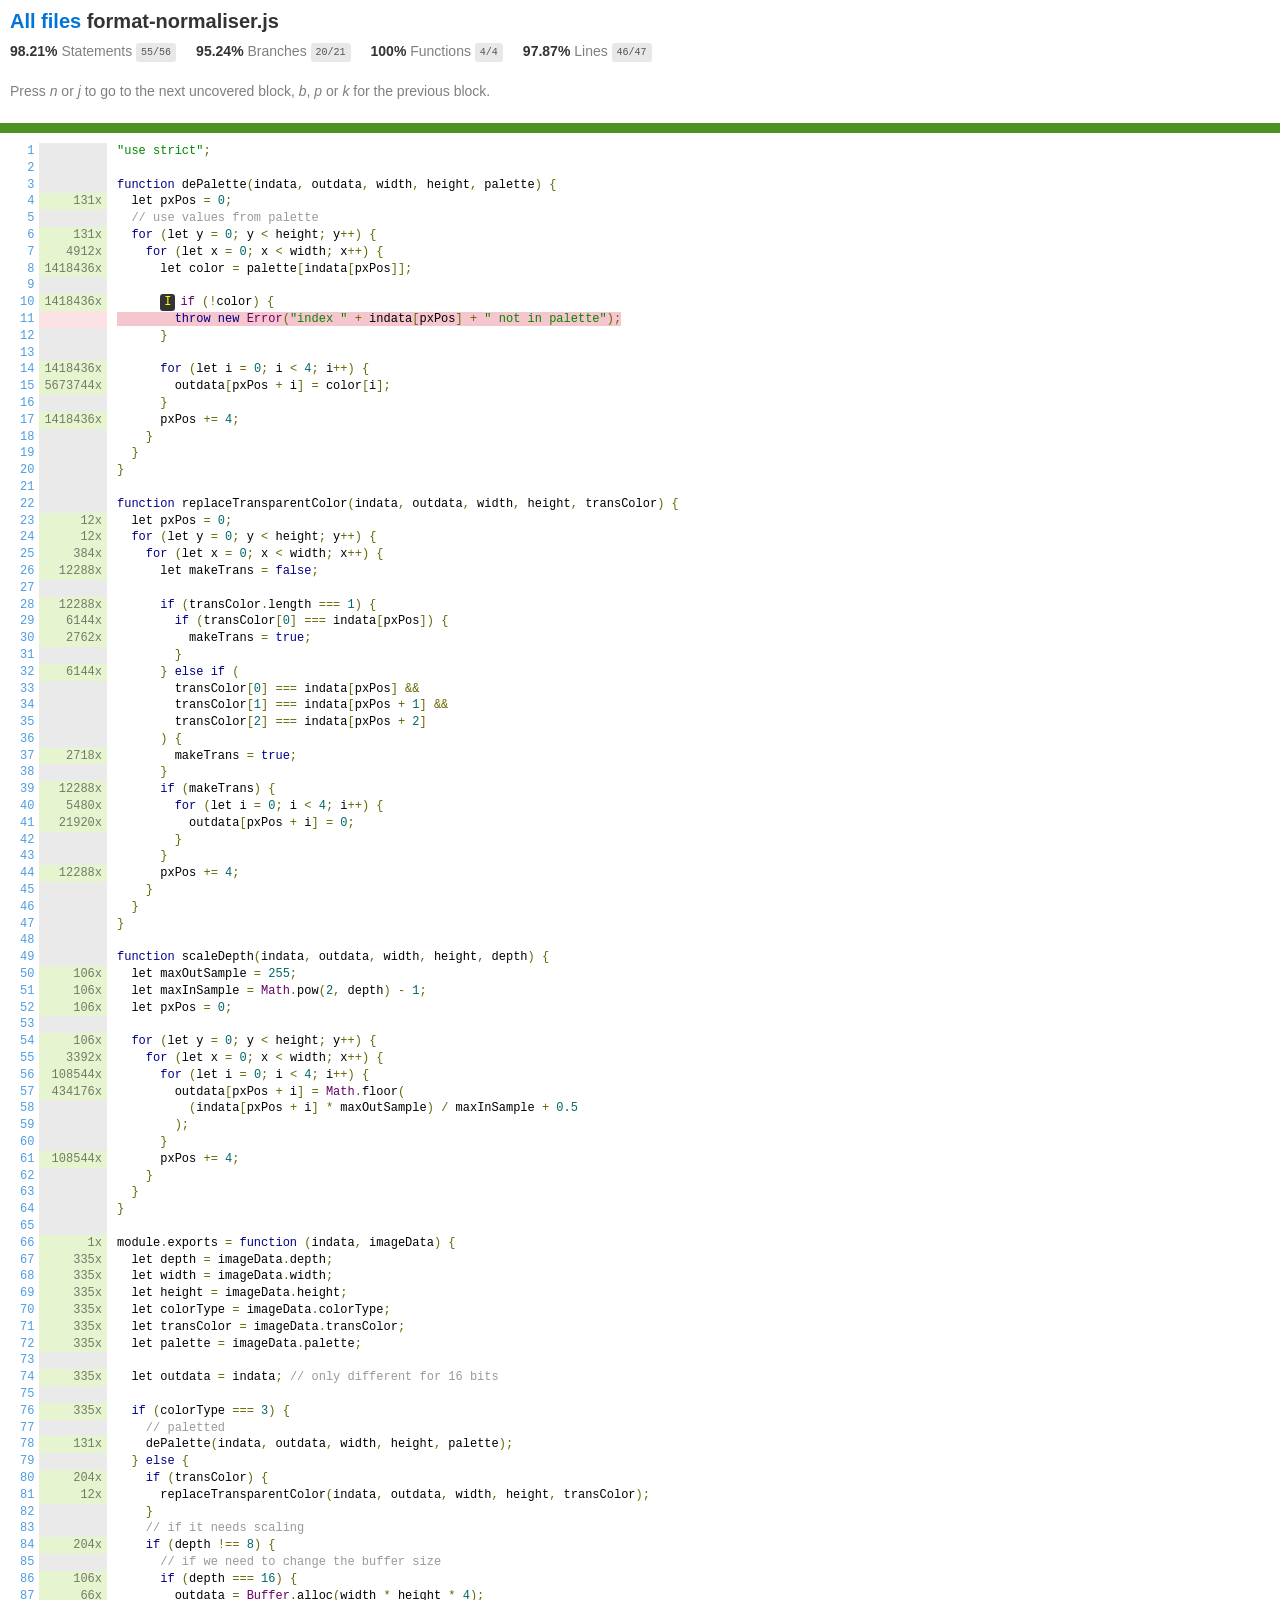
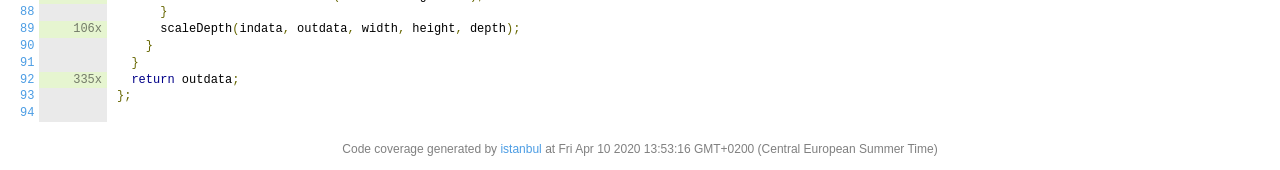
<file: node_modules/pngjs/coverage/lcov-report/format-normaliser.js.html>
<!doctype html>
<html lang="en">

<head>
    <title>Code coverage report for format-normaliser.js</title>
    <meta charset="utf-8" />
    <link rel="stylesheet" href="prettify.css" />
    <link rel="stylesheet" href="base.css" />
    <link rel="shortcut icon" type="image/x-icon" href="favicon.png" />
    <meta name="viewport" content="width=device-width, initial-scale=1" />
    <style type='text/css'>
        .coverage-summary .sorter {
            background-image: url(sort-arrow-sprite.png);
        }
    </style>
</head>
    
<body>
<div class='wrapper'>
    <div class='pad1'>
        <h1><a href="index.html">All files</a> format-normaliser.js</h1>
        <div class='clearfix'>
            
            <div class='fl pad1y space-right2'>
                <span class="strong">98.21% </span>
                <span class="quiet">Statements</span>
                <span class='fraction'>55/56</span>
            </div>
        
            
            <div class='fl pad1y space-right2'>
                <span class="strong">95.24% </span>
                <span class="quiet">Branches</span>
                <span class='fraction'>20/21</span>
            </div>
        
            
            <div class='fl pad1y space-right2'>
                <span class="strong">100% </span>
                <span class="quiet">Functions</span>
                <span class='fraction'>4/4</span>
            </div>
        
            
            <div class='fl pad1y space-right2'>
                <span class="strong">97.87% </span>
                <span class="quiet">Lines</span>
                <span class='fraction'>46/47</span>
            </div>
        
            
        </div>
        <p class="quiet">
            Press <em>n</em> or <em>j</em> to go to the next uncovered block, <em>b</em>, <em>p</em> or <em>k</em> for the previous block.
        </p>
    </div>
    <div class='status-line high'></div>
    <pre><table class="coverage">
<tr><td class="line-count quiet"><a name='L1'></a><a href='#L1'>1</a>
<a name='L2'></a><a href='#L2'>2</a>
<a name='L3'></a><a href='#L3'>3</a>
<a name='L4'></a><a href='#L4'>4</a>
<a name='L5'></a><a href='#L5'>5</a>
<a name='L6'></a><a href='#L6'>6</a>
<a name='L7'></a><a href='#L7'>7</a>
<a name='L8'></a><a href='#L8'>8</a>
<a name='L9'></a><a href='#L9'>9</a>
<a name='L10'></a><a href='#L10'>10</a>
<a name='L11'></a><a href='#L11'>11</a>
<a name='L12'></a><a href='#L12'>12</a>
<a name='L13'></a><a href='#L13'>13</a>
<a name='L14'></a><a href='#L14'>14</a>
<a name='L15'></a><a href='#L15'>15</a>
<a name='L16'></a><a href='#L16'>16</a>
<a name='L17'></a><a href='#L17'>17</a>
<a name='L18'></a><a href='#L18'>18</a>
<a name='L19'></a><a href='#L19'>19</a>
<a name='L20'></a><a href='#L20'>20</a>
<a name='L21'></a><a href='#L21'>21</a>
<a name='L22'></a><a href='#L22'>22</a>
<a name='L23'></a><a href='#L23'>23</a>
<a name='L24'></a><a href='#L24'>24</a>
<a name='L25'></a><a href='#L25'>25</a>
<a name='L26'></a><a href='#L26'>26</a>
<a name='L27'></a><a href='#L27'>27</a>
<a name='L28'></a><a href='#L28'>28</a>
<a name='L29'></a><a href='#L29'>29</a>
<a name='L30'></a><a href='#L30'>30</a>
<a name='L31'></a><a href='#L31'>31</a>
<a name='L32'></a><a href='#L32'>32</a>
<a name='L33'></a><a href='#L33'>33</a>
<a name='L34'></a><a href='#L34'>34</a>
<a name='L35'></a><a href='#L35'>35</a>
<a name='L36'></a><a href='#L36'>36</a>
<a name='L37'></a><a href='#L37'>37</a>
<a name='L38'></a><a href='#L38'>38</a>
<a name='L39'></a><a href='#L39'>39</a>
<a name='L40'></a><a href='#L40'>40</a>
<a name='L41'></a><a href='#L41'>41</a>
<a name='L42'></a><a href='#L42'>42</a>
<a name='L43'></a><a href='#L43'>43</a>
<a name='L44'></a><a href='#L44'>44</a>
<a name='L45'></a><a href='#L45'>45</a>
<a name='L46'></a><a href='#L46'>46</a>
<a name='L47'></a><a href='#L47'>47</a>
<a name='L48'></a><a href='#L48'>48</a>
<a name='L49'></a><a href='#L49'>49</a>
<a name='L50'></a><a href='#L50'>50</a>
<a name='L51'></a><a href='#L51'>51</a>
<a name='L52'></a><a href='#L52'>52</a>
<a name='L53'></a><a href='#L53'>53</a>
<a name='L54'></a><a href='#L54'>54</a>
<a name='L55'></a><a href='#L55'>55</a>
<a name='L56'></a><a href='#L56'>56</a>
<a name='L57'></a><a href='#L57'>57</a>
<a name='L58'></a><a href='#L58'>58</a>
<a name='L59'></a><a href='#L59'>59</a>
<a name='L60'></a><a href='#L60'>60</a>
<a name='L61'></a><a href='#L61'>61</a>
<a name='L62'></a><a href='#L62'>62</a>
<a name='L63'></a><a href='#L63'>63</a>
<a name='L64'></a><a href='#L64'>64</a>
<a name='L65'></a><a href='#L65'>65</a>
<a name='L66'></a><a href='#L66'>66</a>
<a name='L67'></a><a href='#L67'>67</a>
<a name='L68'></a><a href='#L68'>68</a>
<a name='L69'></a><a href='#L69'>69</a>
<a name='L70'></a><a href='#L70'>70</a>
<a name='L71'></a><a href='#L71'>71</a>
<a name='L72'></a><a href='#L72'>72</a>
<a name='L73'></a><a href='#L73'>73</a>
<a name='L74'></a><a href='#L74'>74</a>
<a name='L75'></a><a href='#L75'>75</a>
<a name='L76'></a><a href='#L76'>76</a>
<a name='L77'></a><a href='#L77'>77</a>
<a name='L78'></a><a href='#L78'>78</a>
<a name='L79'></a><a href='#L79'>79</a>
<a name='L80'></a><a href='#L80'>80</a>
<a name='L81'></a><a href='#L81'>81</a>
<a name='L82'></a><a href='#L82'>82</a>
<a name='L83'></a><a href='#L83'>83</a>
<a name='L84'></a><a href='#L84'>84</a>
<a name='L85'></a><a href='#L85'>85</a>
<a name='L86'></a><a href='#L86'>86</a>
<a name='L87'></a><a href='#L87'>87</a>
<a name='L88'></a><a href='#L88'>88</a>
<a name='L89'></a><a href='#L89'>89</a>
<a name='L90'></a><a href='#L90'>90</a>
<a name='L91'></a><a href='#L91'>91</a>
<a name='L92'></a><a href='#L92'>92</a>
<a name='L93'></a><a href='#L93'>93</a>
<a name='L94'></a><a href='#L94'>94</a></td><td class="line-coverage quiet"><span class="cline-any cline-neutral">&nbsp;</span>
<span class="cline-any cline-neutral">&nbsp;</span>
<span class="cline-any cline-neutral">&nbsp;</span>
<span class="cline-any cline-yes">131x</span>
<span class="cline-any cline-neutral">&nbsp;</span>
<span class="cline-any cline-yes">131x</span>
<span class="cline-any cline-yes">4912x</span>
<span class="cline-any cline-yes">1418436x</span>
<span class="cline-any cline-neutral">&nbsp;</span>
<span class="cline-any cline-yes">1418436x</span>
<span class="cline-any cline-no">&nbsp;</span>
<span class="cline-any cline-neutral">&nbsp;</span>
<span class="cline-any cline-neutral">&nbsp;</span>
<span class="cline-any cline-yes">1418436x</span>
<span class="cline-any cline-yes">5673744x</span>
<span class="cline-any cline-neutral">&nbsp;</span>
<span class="cline-any cline-yes">1418436x</span>
<span class="cline-any cline-neutral">&nbsp;</span>
<span class="cline-any cline-neutral">&nbsp;</span>
<span class="cline-any cline-neutral">&nbsp;</span>
<span class="cline-any cline-neutral">&nbsp;</span>
<span class="cline-any cline-neutral">&nbsp;</span>
<span class="cline-any cline-yes">12x</span>
<span class="cline-any cline-yes">12x</span>
<span class="cline-any cline-yes">384x</span>
<span class="cline-any cline-yes">12288x</span>
<span class="cline-any cline-neutral">&nbsp;</span>
<span class="cline-any cline-yes">12288x</span>
<span class="cline-any cline-yes">6144x</span>
<span class="cline-any cline-yes">2762x</span>
<span class="cline-any cline-neutral">&nbsp;</span>
<span class="cline-any cline-yes">6144x</span>
<span class="cline-any cline-neutral">&nbsp;</span>
<span class="cline-any cline-neutral">&nbsp;</span>
<span class="cline-any cline-neutral">&nbsp;</span>
<span class="cline-any cline-neutral">&nbsp;</span>
<span class="cline-any cline-yes">2718x</span>
<span class="cline-any cline-neutral">&nbsp;</span>
<span class="cline-any cline-yes">12288x</span>
<span class="cline-any cline-yes">5480x</span>
<span class="cline-any cline-yes">21920x</span>
<span class="cline-any cline-neutral">&nbsp;</span>
<span class="cline-any cline-neutral">&nbsp;</span>
<span class="cline-any cline-yes">12288x</span>
<span class="cline-any cline-neutral">&nbsp;</span>
<span class="cline-any cline-neutral">&nbsp;</span>
<span class="cline-any cline-neutral">&nbsp;</span>
<span class="cline-any cline-neutral">&nbsp;</span>
<span class="cline-any cline-neutral">&nbsp;</span>
<span class="cline-any cline-yes">106x</span>
<span class="cline-any cline-yes">106x</span>
<span class="cline-any cline-yes">106x</span>
<span class="cline-any cline-neutral">&nbsp;</span>
<span class="cline-any cline-yes">106x</span>
<span class="cline-any cline-yes">3392x</span>
<span class="cline-any cline-yes">108544x</span>
<span class="cline-any cline-yes">434176x</span>
<span class="cline-any cline-neutral">&nbsp;</span>
<span class="cline-any cline-neutral">&nbsp;</span>
<span class="cline-any cline-neutral">&nbsp;</span>
<span class="cline-any cline-yes">108544x</span>
<span class="cline-any cline-neutral">&nbsp;</span>
<span class="cline-any cline-neutral">&nbsp;</span>
<span class="cline-any cline-neutral">&nbsp;</span>
<span class="cline-any cline-neutral">&nbsp;</span>
<span class="cline-any cline-yes">1x</span>
<span class="cline-any cline-yes">335x</span>
<span class="cline-any cline-yes">335x</span>
<span class="cline-any cline-yes">335x</span>
<span class="cline-any cline-yes">335x</span>
<span class="cline-any cline-yes">335x</span>
<span class="cline-any cline-yes">335x</span>
<span class="cline-any cline-neutral">&nbsp;</span>
<span class="cline-any cline-yes">335x</span>
<span class="cline-any cline-neutral">&nbsp;</span>
<span class="cline-any cline-yes">335x</span>
<span class="cline-any cline-neutral">&nbsp;</span>
<span class="cline-any cline-yes">131x</span>
<span class="cline-any cline-neutral">&nbsp;</span>
<span class="cline-any cline-yes">204x</span>
<span class="cline-any cline-yes">12x</span>
<span class="cline-any cline-neutral">&nbsp;</span>
<span class="cline-any cline-neutral">&nbsp;</span>
<span class="cline-any cline-yes">204x</span>
<span class="cline-any cline-neutral">&nbsp;</span>
<span class="cline-any cline-yes">106x</span>
<span class="cline-any cline-yes">66x</span>
<span class="cline-any cline-neutral">&nbsp;</span>
<span class="cline-any cline-yes">106x</span>
<span class="cline-any cline-neutral">&nbsp;</span>
<span class="cline-any cline-neutral">&nbsp;</span>
<span class="cline-any cline-yes">335x</span>
<span class="cline-any cline-neutral">&nbsp;</span>
<span class="cline-any cline-neutral">&nbsp;</span></td><td class="text"><pre class="prettyprint lang-js">"use strict";
&nbsp;
function dePalette(indata, outdata, width, height, palette) {
  let pxPos = 0;
  // use values from palette
  for (let y = 0; y &lt; height; y++) {
    for (let x = 0; x &lt; width; x++) {
      let color = palette[indata[pxPos]];
&nbsp;
      <span class="missing-if-branch" title="if path not taken" >I</span>if (!color) {
<span class="cstat-no" title="statement not covered" >        throw new Error("index " + indata[pxPos] + " not in palette");</span>
      }
&nbsp;
      for (let i = 0; i &lt; 4; i++) {
        outdata[pxPos + i] = color[i];
      }
      pxPos += 4;
    }
  }
}
&nbsp;
function replaceTransparentColor(indata, outdata, width, height, transColor) {
  let pxPos = 0;
  for (let y = 0; y &lt; height; y++) {
    for (let x = 0; x &lt; width; x++) {
      let makeTrans = false;
&nbsp;
      if (transColor.length === 1) {
        if (transColor[0] === indata[pxPos]) {
          makeTrans = true;
        }
      } else if (
        transColor[0] === indata[pxPos] &amp;&amp;
        transColor[1] === indata[pxPos + 1] &amp;&amp;
        transColor[2] === indata[pxPos + 2]
      ) {
        makeTrans = true;
      }
      if (makeTrans) {
        for (let i = 0; i &lt; 4; i++) {
          outdata[pxPos + i] = 0;
        }
      }
      pxPos += 4;
    }
  }
}
&nbsp;
function scaleDepth(indata, outdata, width, height, depth) {
  let maxOutSample = 255;
  let maxInSample = Math.pow(2, depth) - 1;
  let pxPos = 0;
&nbsp;
  for (let y = 0; y &lt; height; y++) {
    for (let x = 0; x &lt; width; x++) {
      for (let i = 0; i &lt; 4; i++) {
        outdata[pxPos + i] = Math.floor(
          (indata[pxPos + i] * maxOutSample) / maxInSample + 0.5
        );
      }
      pxPos += 4;
    }
  }
}
&nbsp;
module.exports = function (indata, imageData) {
  let depth = imageData.depth;
  let width = imageData.width;
  let height = imageData.height;
  let colorType = imageData.colorType;
  let transColor = imageData.transColor;
  let palette = imageData.palette;
&nbsp;
  let outdata = indata; // only different for 16 bits
&nbsp;
  if (colorType === 3) {
    // paletted
    dePalette(indata, outdata, width, height, palette);
  } else {
    if (transColor) {
      replaceTransparentColor(indata, outdata, width, height, transColor);
    }
    // if it needs scaling
    if (depth !== 8) {
      // if we need to change the buffer size
      if (depth === 16) {
        outdata = Buffer.alloc(width * height * 4);
      }
      scaleDepth(indata, outdata, width, height, depth);
    }
  }
  return outdata;
};
&nbsp;</pre></td></tr></table></pre>

                <div class='push'></div><!-- for sticky footer -->
            </div><!-- /wrapper -->
            <div class='footer quiet pad2 space-top1 center small'>
                Code coverage generated by
                <a href="https://istanbul.js.org/" target="_blank">istanbul</a>
                at Fri Apr 10 2020 13:53:16 GMT+0200 (Central European Summer Time)
            </div>
        </div>
        <script src="prettify.js"></script>
        <script>
            window.onload = function () {
                prettyPrint();
            };
        </script>
        <script src="sorter.js"></script>
        <script src="block-navigation.js"></script>
    </body>
</html>
</file>
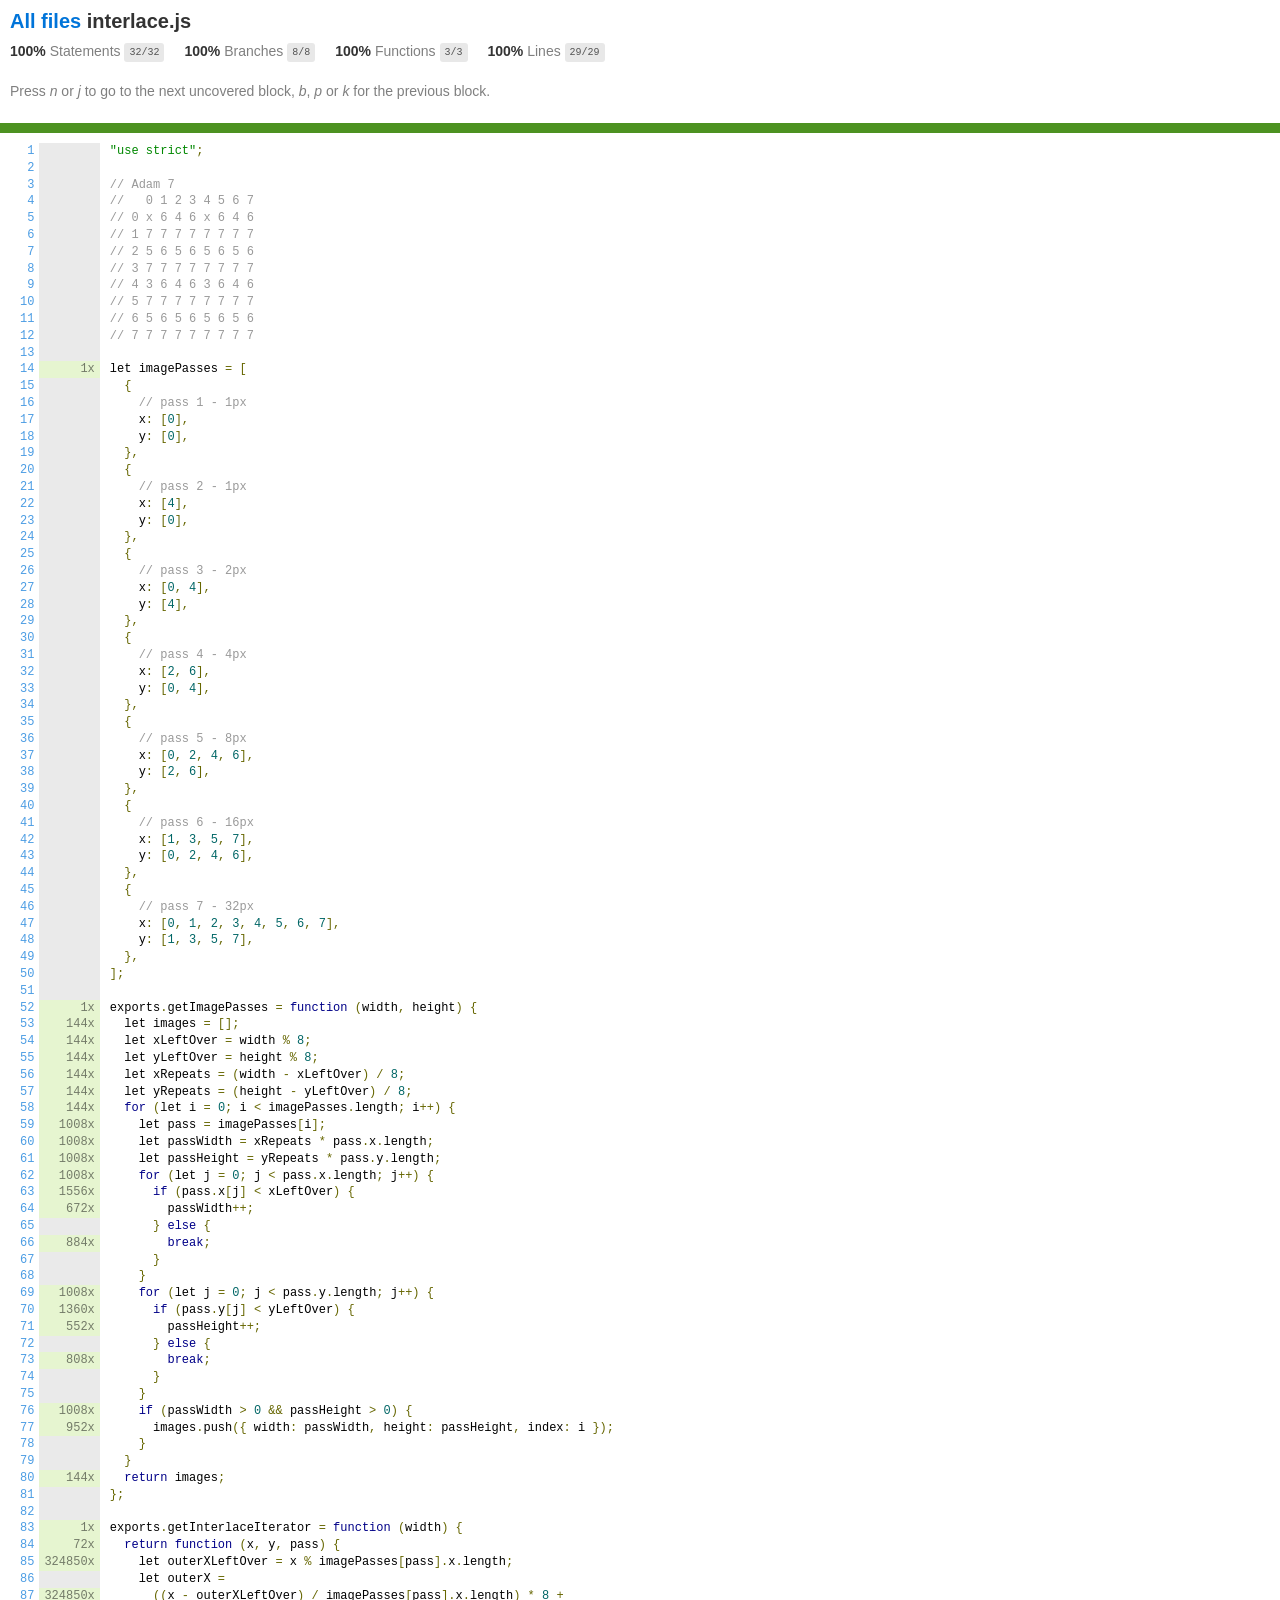
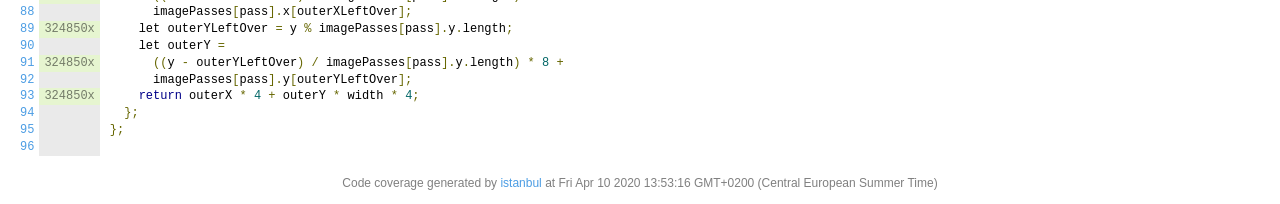
<file: node_modules/pngjs/coverage/lcov-report/interlace.js.html>
<!doctype html>
<html lang="en">

<head>
    <title>Code coverage report for interlace.js</title>
    <meta charset="utf-8" />
    <link rel="stylesheet" href="prettify.css" />
    <link rel="stylesheet" href="base.css" />
    <link rel="shortcut icon" type="image/x-icon" href="favicon.png" />
    <meta name="viewport" content="width=device-width, initial-scale=1" />
    <style type='text/css'>
        .coverage-summary .sorter {
            background-image: url(sort-arrow-sprite.png);
        }
    </style>
</head>
    
<body>
<div class='wrapper'>
    <div class='pad1'>
        <h1><a href="index.html">All files</a> interlace.js</h1>
        <div class='clearfix'>
            
            <div class='fl pad1y space-right2'>
                <span class="strong">100% </span>
                <span class="quiet">Statements</span>
                <span class='fraction'>32/32</span>
            </div>
        
            
            <div class='fl pad1y space-right2'>
                <span class="strong">100% </span>
                <span class="quiet">Branches</span>
                <span class='fraction'>8/8</span>
            </div>
        
            
            <div class='fl pad1y space-right2'>
                <span class="strong">100% </span>
                <span class="quiet">Functions</span>
                <span class='fraction'>3/3</span>
            </div>
        
            
            <div class='fl pad1y space-right2'>
                <span class="strong">100% </span>
                <span class="quiet">Lines</span>
                <span class='fraction'>29/29</span>
            </div>
        
            
        </div>
        <p class="quiet">
            Press <em>n</em> or <em>j</em> to go to the next uncovered block, <em>b</em>, <em>p</em> or <em>k</em> for the previous block.
        </p>
    </div>
    <div class='status-line high'></div>
    <pre><table class="coverage">
<tr><td class="line-count quiet"><a name='L1'></a><a href='#L1'>1</a>
<a name='L2'></a><a href='#L2'>2</a>
<a name='L3'></a><a href='#L3'>3</a>
<a name='L4'></a><a href='#L4'>4</a>
<a name='L5'></a><a href='#L5'>5</a>
<a name='L6'></a><a href='#L6'>6</a>
<a name='L7'></a><a href='#L7'>7</a>
<a name='L8'></a><a href='#L8'>8</a>
<a name='L9'></a><a href='#L9'>9</a>
<a name='L10'></a><a href='#L10'>10</a>
<a name='L11'></a><a href='#L11'>11</a>
<a name='L12'></a><a href='#L12'>12</a>
<a name='L13'></a><a href='#L13'>13</a>
<a name='L14'></a><a href='#L14'>14</a>
<a name='L15'></a><a href='#L15'>15</a>
<a name='L16'></a><a href='#L16'>16</a>
<a name='L17'></a><a href='#L17'>17</a>
<a name='L18'></a><a href='#L18'>18</a>
<a name='L19'></a><a href='#L19'>19</a>
<a name='L20'></a><a href='#L20'>20</a>
<a name='L21'></a><a href='#L21'>21</a>
<a name='L22'></a><a href='#L22'>22</a>
<a name='L23'></a><a href='#L23'>23</a>
<a name='L24'></a><a href='#L24'>24</a>
<a name='L25'></a><a href='#L25'>25</a>
<a name='L26'></a><a href='#L26'>26</a>
<a name='L27'></a><a href='#L27'>27</a>
<a name='L28'></a><a href='#L28'>28</a>
<a name='L29'></a><a href='#L29'>29</a>
<a name='L30'></a><a href='#L30'>30</a>
<a name='L31'></a><a href='#L31'>31</a>
<a name='L32'></a><a href='#L32'>32</a>
<a name='L33'></a><a href='#L33'>33</a>
<a name='L34'></a><a href='#L34'>34</a>
<a name='L35'></a><a href='#L35'>35</a>
<a name='L36'></a><a href='#L36'>36</a>
<a name='L37'></a><a href='#L37'>37</a>
<a name='L38'></a><a href='#L38'>38</a>
<a name='L39'></a><a href='#L39'>39</a>
<a name='L40'></a><a href='#L40'>40</a>
<a name='L41'></a><a href='#L41'>41</a>
<a name='L42'></a><a href='#L42'>42</a>
<a name='L43'></a><a href='#L43'>43</a>
<a name='L44'></a><a href='#L44'>44</a>
<a name='L45'></a><a href='#L45'>45</a>
<a name='L46'></a><a href='#L46'>46</a>
<a name='L47'></a><a href='#L47'>47</a>
<a name='L48'></a><a href='#L48'>48</a>
<a name='L49'></a><a href='#L49'>49</a>
<a name='L50'></a><a href='#L50'>50</a>
<a name='L51'></a><a href='#L51'>51</a>
<a name='L52'></a><a href='#L52'>52</a>
<a name='L53'></a><a href='#L53'>53</a>
<a name='L54'></a><a href='#L54'>54</a>
<a name='L55'></a><a href='#L55'>55</a>
<a name='L56'></a><a href='#L56'>56</a>
<a name='L57'></a><a href='#L57'>57</a>
<a name='L58'></a><a href='#L58'>58</a>
<a name='L59'></a><a href='#L59'>59</a>
<a name='L60'></a><a href='#L60'>60</a>
<a name='L61'></a><a href='#L61'>61</a>
<a name='L62'></a><a href='#L62'>62</a>
<a name='L63'></a><a href='#L63'>63</a>
<a name='L64'></a><a href='#L64'>64</a>
<a name='L65'></a><a href='#L65'>65</a>
<a name='L66'></a><a href='#L66'>66</a>
<a name='L67'></a><a href='#L67'>67</a>
<a name='L68'></a><a href='#L68'>68</a>
<a name='L69'></a><a href='#L69'>69</a>
<a name='L70'></a><a href='#L70'>70</a>
<a name='L71'></a><a href='#L71'>71</a>
<a name='L72'></a><a href='#L72'>72</a>
<a name='L73'></a><a href='#L73'>73</a>
<a name='L74'></a><a href='#L74'>74</a>
<a name='L75'></a><a href='#L75'>75</a>
<a name='L76'></a><a href='#L76'>76</a>
<a name='L77'></a><a href='#L77'>77</a>
<a name='L78'></a><a href='#L78'>78</a>
<a name='L79'></a><a href='#L79'>79</a>
<a name='L80'></a><a href='#L80'>80</a>
<a name='L81'></a><a href='#L81'>81</a>
<a name='L82'></a><a href='#L82'>82</a>
<a name='L83'></a><a href='#L83'>83</a>
<a name='L84'></a><a href='#L84'>84</a>
<a name='L85'></a><a href='#L85'>85</a>
<a name='L86'></a><a href='#L86'>86</a>
<a name='L87'></a><a href='#L87'>87</a>
<a name='L88'></a><a href='#L88'>88</a>
<a name='L89'></a><a href='#L89'>89</a>
<a name='L90'></a><a href='#L90'>90</a>
<a name='L91'></a><a href='#L91'>91</a>
<a name='L92'></a><a href='#L92'>92</a>
<a name='L93'></a><a href='#L93'>93</a>
<a name='L94'></a><a href='#L94'>94</a>
<a name='L95'></a><a href='#L95'>95</a>
<a name='L96'></a><a href='#L96'>96</a></td><td class="line-coverage quiet"><span class="cline-any cline-neutral">&nbsp;</span>
<span class="cline-any cline-neutral">&nbsp;</span>
<span class="cline-any cline-neutral">&nbsp;</span>
<span class="cline-any cline-neutral">&nbsp;</span>
<span class="cline-any cline-neutral">&nbsp;</span>
<span class="cline-any cline-neutral">&nbsp;</span>
<span class="cline-any cline-neutral">&nbsp;</span>
<span class="cline-any cline-neutral">&nbsp;</span>
<span class="cline-any cline-neutral">&nbsp;</span>
<span class="cline-any cline-neutral">&nbsp;</span>
<span class="cline-any cline-neutral">&nbsp;</span>
<span class="cline-any cline-neutral">&nbsp;</span>
<span class="cline-any cline-neutral">&nbsp;</span>
<span class="cline-any cline-yes">1x</span>
<span class="cline-any cline-neutral">&nbsp;</span>
<span class="cline-any cline-neutral">&nbsp;</span>
<span class="cline-any cline-neutral">&nbsp;</span>
<span class="cline-any cline-neutral">&nbsp;</span>
<span class="cline-any cline-neutral">&nbsp;</span>
<span class="cline-any cline-neutral">&nbsp;</span>
<span class="cline-any cline-neutral">&nbsp;</span>
<span class="cline-any cline-neutral">&nbsp;</span>
<span class="cline-any cline-neutral">&nbsp;</span>
<span class="cline-any cline-neutral">&nbsp;</span>
<span class="cline-any cline-neutral">&nbsp;</span>
<span class="cline-any cline-neutral">&nbsp;</span>
<span class="cline-any cline-neutral">&nbsp;</span>
<span class="cline-any cline-neutral">&nbsp;</span>
<span class="cline-any cline-neutral">&nbsp;</span>
<span class="cline-any cline-neutral">&nbsp;</span>
<span class="cline-any cline-neutral">&nbsp;</span>
<span class="cline-any cline-neutral">&nbsp;</span>
<span class="cline-any cline-neutral">&nbsp;</span>
<span class="cline-any cline-neutral">&nbsp;</span>
<span class="cline-any cline-neutral">&nbsp;</span>
<span class="cline-any cline-neutral">&nbsp;</span>
<span class="cline-any cline-neutral">&nbsp;</span>
<span class="cline-any cline-neutral">&nbsp;</span>
<span class="cline-any cline-neutral">&nbsp;</span>
<span class="cline-any cline-neutral">&nbsp;</span>
<span class="cline-any cline-neutral">&nbsp;</span>
<span class="cline-any cline-neutral">&nbsp;</span>
<span class="cline-any cline-neutral">&nbsp;</span>
<span class="cline-any cline-neutral">&nbsp;</span>
<span class="cline-any cline-neutral">&nbsp;</span>
<span class="cline-any cline-neutral">&nbsp;</span>
<span class="cline-any cline-neutral">&nbsp;</span>
<span class="cline-any cline-neutral">&nbsp;</span>
<span class="cline-any cline-neutral">&nbsp;</span>
<span class="cline-any cline-neutral">&nbsp;</span>
<span class="cline-any cline-neutral">&nbsp;</span>
<span class="cline-any cline-yes">1x</span>
<span class="cline-any cline-yes">144x</span>
<span class="cline-any cline-yes">144x</span>
<span class="cline-any cline-yes">144x</span>
<span class="cline-any cline-yes">144x</span>
<span class="cline-any cline-yes">144x</span>
<span class="cline-any cline-yes">144x</span>
<span class="cline-any cline-yes">1008x</span>
<span class="cline-any cline-yes">1008x</span>
<span class="cline-any cline-yes">1008x</span>
<span class="cline-any cline-yes">1008x</span>
<span class="cline-any cline-yes">1556x</span>
<span class="cline-any cline-yes">672x</span>
<span class="cline-any cline-neutral">&nbsp;</span>
<span class="cline-any cline-yes">884x</span>
<span class="cline-any cline-neutral">&nbsp;</span>
<span class="cline-any cline-neutral">&nbsp;</span>
<span class="cline-any cline-yes">1008x</span>
<span class="cline-any cline-yes">1360x</span>
<span class="cline-any cline-yes">552x</span>
<span class="cline-any cline-neutral">&nbsp;</span>
<span class="cline-any cline-yes">808x</span>
<span class="cline-any cline-neutral">&nbsp;</span>
<span class="cline-any cline-neutral">&nbsp;</span>
<span class="cline-any cline-yes">1008x</span>
<span class="cline-any cline-yes">952x</span>
<span class="cline-any cline-neutral">&nbsp;</span>
<span class="cline-any cline-neutral">&nbsp;</span>
<span class="cline-any cline-yes">144x</span>
<span class="cline-any cline-neutral">&nbsp;</span>
<span class="cline-any cline-neutral">&nbsp;</span>
<span class="cline-any cline-yes">1x</span>
<span class="cline-any cline-yes">72x</span>
<span class="cline-any cline-yes">324850x</span>
<span class="cline-any cline-neutral">&nbsp;</span>
<span class="cline-any cline-yes">324850x</span>
<span class="cline-any cline-neutral">&nbsp;</span>
<span class="cline-any cline-yes">324850x</span>
<span class="cline-any cline-neutral">&nbsp;</span>
<span class="cline-any cline-yes">324850x</span>
<span class="cline-any cline-neutral">&nbsp;</span>
<span class="cline-any cline-yes">324850x</span>
<span class="cline-any cline-neutral">&nbsp;</span>
<span class="cline-any cline-neutral">&nbsp;</span>
<span class="cline-any cline-neutral">&nbsp;</span></td><td class="text"><pre class="prettyprint lang-js">"use strict";
&nbsp;
// Adam 7
//   0 1 2 3 4 5 6 7
// 0 x 6 4 6 x 6 4 6
// 1 7 7 7 7 7 7 7 7
// 2 5 6 5 6 5 6 5 6
// 3 7 7 7 7 7 7 7 7
// 4 3 6 4 6 3 6 4 6
// 5 7 7 7 7 7 7 7 7
// 6 5 6 5 6 5 6 5 6
// 7 7 7 7 7 7 7 7 7
&nbsp;
let imagePasses = [
  {
    // pass 1 - 1px
    x: [0],
    y: [0],
  },
  {
    // pass 2 - 1px
    x: [4],
    y: [0],
  },
  {
    // pass 3 - 2px
    x: [0, 4],
    y: [4],
  },
  {
    // pass 4 - 4px
    x: [2, 6],
    y: [0, 4],
  },
  {
    // pass 5 - 8px
    x: [0, 2, 4, 6],
    y: [2, 6],
  },
  {
    // pass 6 - 16px
    x: [1, 3, 5, 7],
    y: [0, 2, 4, 6],
  },
  {
    // pass 7 - 32px
    x: [0, 1, 2, 3, 4, 5, 6, 7],
    y: [1, 3, 5, 7],
  },
];
&nbsp;
exports.getImagePasses = function (width, height) {
  let images = [];
  let xLeftOver = width % 8;
  let yLeftOver = height % 8;
  let xRepeats = (width - xLeftOver) / 8;
  let yRepeats = (height - yLeftOver) / 8;
  for (let i = 0; i &lt; imagePasses.length; i++) {
    let pass = imagePasses[i];
    let passWidth = xRepeats * pass.x.length;
    let passHeight = yRepeats * pass.y.length;
    for (let j = 0; j &lt; pass.x.length; j++) {
      if (pass.x[j] &lt; xLeftOver) {
        passWidth++;
      } else {
        break;
      }
    }
    for (let j = 0; j &lt; pass.y.length; j++) {
      if (pass.y[j] &lt; yLeftOver) {
        passHeight++;
      } else {
        break;
      }
    }
    if (passWidth &gt; 0 &amp;&amp; passHeight &gt; 0) {
      images.push({ width: passWidth, height: passHeight, index: i });
    }
  }
  return images;
};
&nbsp;
exports.getInterlaceIterator = function (width) {
  return function (x, y, pass) {
    let outerXLeftOver = x % imagePasses[pass].x.length;
    let outerX =
      ((x - outerXLeftOver) / imagePasses[pass].x.length) * 8 +
      imagePasses[pass].x[outerXLeftOver];
    let outerYLeftOver = y % imagePasses[pass].y.length;
    let outerY =
      ((y - outerYLeftOver) / imagePasses[pass].y.length) * 8 +
      imagePasses[pass].y[outerYLeftOver];
    return outerX * 4 + outerY * width * 4;
  };
};
&nbsp;</pre></td></tr></table></pre>

                <div class='push'></div><!-- for sticky footer -->
            </div><!-- /wrapper -->
            <div class='footer quiet pad2 space-top1 center small'>
                Code coverage generated by
                <a href="https://istanbul.js.org/" target="_blank">istanbul</a>
                at Fri Apr 10 2020 13:53:16 GMT+0200 (Central European Summer Time)
            </div>
        </div>
        <script src="prettify.js"></script>
        <script>
            window.onload = function () {
                prettyPrint();
            };
        </script>
        <script src="sorter.js"></script>
        <script src="block-navigation.js"></script>
    </body>
</html>
</file>
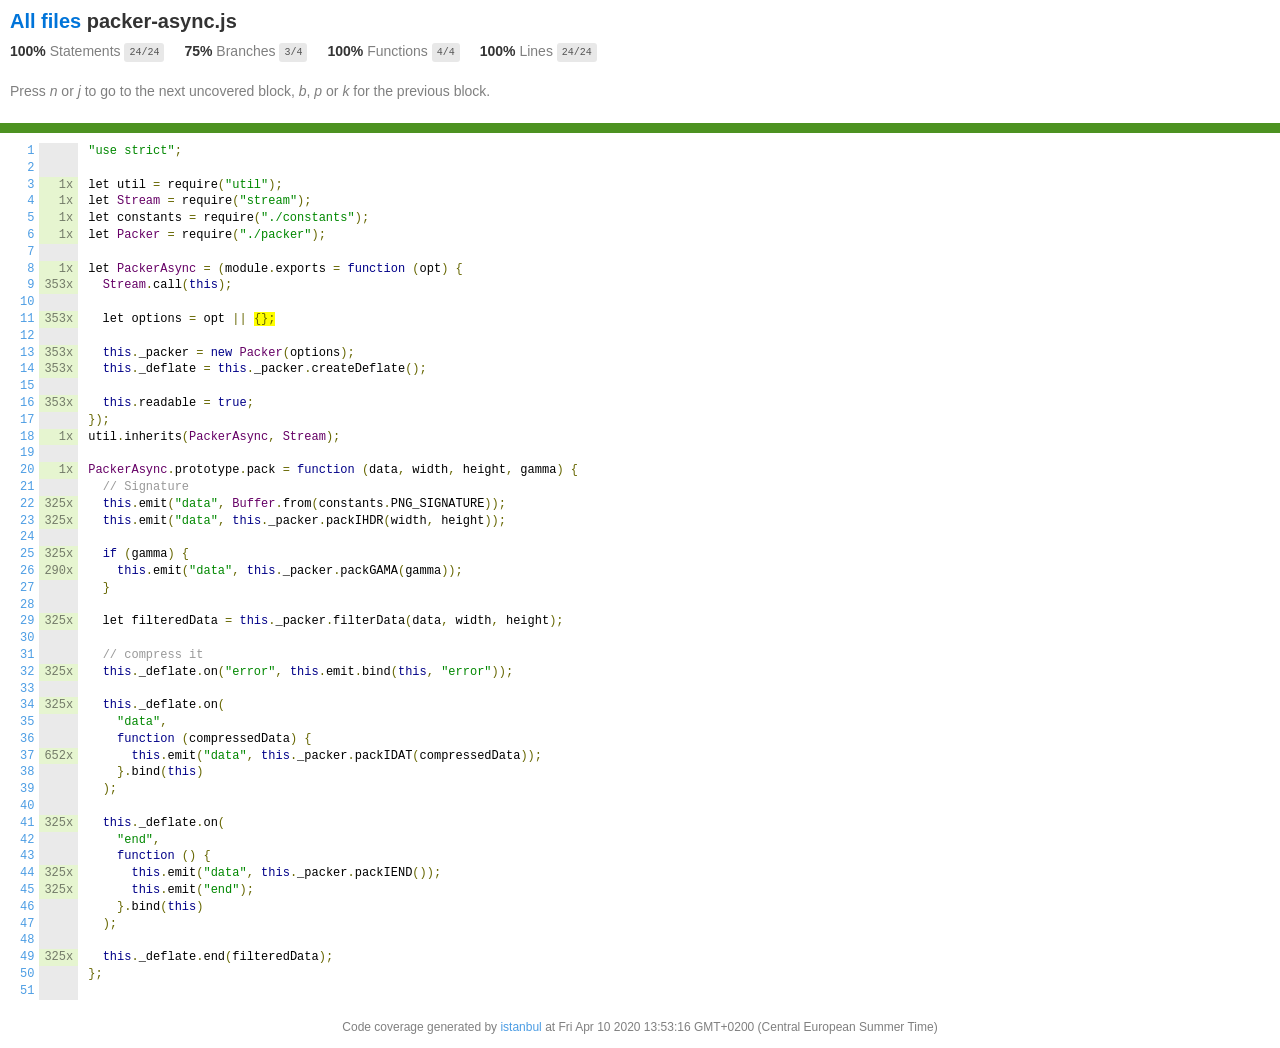
<file: node_modules/pngjs/coverage/lcov-report/packer-async.js.html>
<!doctype html>
<html lang="en">

<head>
    <title>Code coverage report for packer-async.js</title>
    <meta charset="utf-8" />
    <link rel="stylesheet" href="prettify.css" />
    <link rel="stylesheet" href="base.css" />
    <link rel="shortcut icon" type="image/x-icon" href="favicon.png" />
    <meta name="viewport" content="width=device-width, initial-scale=1" />
    <style type='text/css'>
        .coverage-summary .sorter {
            background-image: url(sort-arrow-sprite.png);
        }
    </style>
</head>
    
<body>
<div class='wrapper'>
    <div class='pad1'>
        <h1><a href="index.html">All files</a> packer-async.js</h1>
        <div class='clearfix'>
            
            <div class='fl pad1y space-right2'>
                <span class="strong">100% </span>
                <span class="quiet">Statements</span>
                <span class='fraction'>24/24</span>
            </div>
        
            
            <div class='fl pad1y space-right2'>
                <span class="strong">75% </span>
                <span class="quiet">Branches</span>
                <span class='fraction'>3/4</span>
            </div>
        
            
            <div class='fl pad1y space-right2'>
                <span class="strong">100% </span>
                <span class="quiet">Functions</span>
                <span class='fraction'>4/4</span>
            </div>
        
            
            <div class='fl pad1y space-right2'>
                <span class="strong">100% </span>
                <span class="quiet">Lines</span>
                <span class='fraction'>24/24</span>
            </div>
        
            
        </div>
        <p class="quiet">
            Press <em>n</em> or <em>j</em> to go to the next uncovered block, <em>b</em>, <em>p</em> or <em>k</em> for the previous block.
        </p>
    </div>
    <div class='status-line high'></div>
    <pre><table class="coverage">
<tr><td class="line-count quiet"><a name='L1'></a><a href='#L1'>1</a>
<a name='L2'></a><a href='#L2'>2</a>
<a name='L3'></a><a href='#L3'>3</a>
<a name='L4'></a><a href='#L4'>4</a>
<a name='L5'></a><a href='#L5'>5</a>
<a name='L6'></a><a href='#L6'>6</a>
<a name='L7'></a><a href='#L7'>7</a>
<a name='L8'></a><a href='#L8'>8</a>
<a name='L9'></a><a href='#L9'>9</a>
<a name='L10'></a><a href='#L10'>10</a>
<a name='L11'></a><a href='#L11'>11</a>
<a name='L12'></a><a href='#L12'>12</a>
<a name='L13'></a><a href='#L13'>13</a>
<a name='L14'></a><a href='#L14'>14</a>
<a name='L15'></a><a href='#L15'>15</a>
<a name='L16'></a><a href='#L16'>16</a>
<a name='L17'></a><a href='#L17'>17</a>
<a name='L18'></a><a href='#L18'>18</a>
<a name='L19'></a><a href='#L19'>19</a>
<a name='L20'></a><a href='#L20'>20</a>
<a name='L21'></a><a href='#L21'>21</a>
<a name='L22'></a><a href='#L22'>22</a>
<a name='L23'></a><a href='#L23'>23</a>
<a name='L24'></a><a href='#L24'>24</a>
<a name='L25'></a><a href='#L25'>25</a>
<a name='L26'></a><a href='#L26'>26</a>
<a name='L27'></a><a href='#L27'>27</a>
<a name='L28'></a><a href='#L28'>28</a>
<a name='L29'></a><a href='#L29'>29</a>
<a name='L30'></a><a href='#L30'>30</a>
<a name='L31'></a><a href='#L31'>31</a>
<a name='L32'></a><a href='#L32'>32</a>
<a name='L33'></a><a href='#L33'>33</a>
<a name='L34'></a><a href='#L34'>34</a>
<a name='L35'></a><a href='#L35'>35</a>
<a name='L36'></a><a href='#L36'>36</a>
<a name='L37'></a><a href='#L37'>37</a>
<a name='L38'></a><a href='#L38'>38</a>
<a name='L39'></a><a href='#L39'>39</a>
<a name='L40'></a><a href='#L40'>40</a>
<a name='L41'></a><a href='#L41'>41</a>
<a name='L42'></a><a href='#L42'>42</a>
<a name='L43'></a><a href='#L43'>43</a>
<a name='L44'></a><a href='#L44'>44</a>
<a name='L45'></a><a href='#L45'>45</a>
<a name='L46'></a><a href='#L46'>46</a>
<a name='L47'></a><a href='#L47'>47</a>
<a name='L48'></a><a href='#L48'>48</a>
<a name='L49'></a><a href='#L49'>49</a>
<a name='L50'></a><a href='#L50'>50</a>
<a name='L51'></a><a href='#L51'>51</a></td><td class="line-coverage quiet"><span class="cline-any cline-neutral">&nbsp;</span>
<span class="cline-any cline-neutral">&nbsp;</span>
<span class="cline-any cline-yes">1x</span>
<span class="cline-any cline-yes">1x</span>
<span class="cline-any cline-yes">1x</span>
<span class="cline-any cline-yes">1x</span>
<span class="cline-any cline-neutral">&nbsp;</span>
<span class="cline-any cline-yes">1x</span>
<span class="cline-any cline-yes">353x</span>
<span class="cline-any cline-neutral">&nbsp;</span>
<span class="cline-any cline-yes">353x</span>
<span class="cline-any cline-neutral">&nbsp;</span>
<span class="cline-any cline-yes">353x</span>
<span class="cline-any cline-yes">353x</span>
<span class="cline-any cline-neutral">&nbsp;</span>
<span class="cline-any cline-yes">353x</span>
<span class="cline-any cline-neutral">&nbsp;</span>
<span class="cline-any cline-yes">1x</span>
<span class="cline-any cline-neutral">&nbsp;</span>
<span class="cline-any cline-yes">1x</span>
<span class="cline-any cline-neutral">&nbsp;</span>
<span class="cline-any cline-yes">325x</span>
<span class="cline-any cline-yes">325x</span>
<span class="cline-any cline-neutral">&nbsp;</span>
<span class="cline-any cline-yes">325x</span>
<span class="cline-any cline-yes">290x</span>
<span class="cline-any cline-neutral">&nbsp;</span>
<span class="cline-any cline-neutral">&nbsp;</span>
<span class="cline-any cline-yes">325x</span>
<span class="cline-any cline-neutral">&nbsp;</span>
<span class="cline-any cline-neutral">&nbsp;</span>
<span class="cline-any cline-yes">325x</span>
<span class="cline-any cline-neutral">&nbsp;</span>
<span class="cline-any cline-yes">325x</span>
<span class="cline-any cline-neutral">&nbsp;</span>
<span class="cline-any cline-neutral">&nbsp;</span>
<span class="cline-any cline-yes">652x</span>
<span class="cline-any cline-neutral">&nbsp;</span>
<span class="cline-any cline-neutral">&nbsp;</span>
<span class="cline-any cline-neutral">&nbsp;</span>
<span class="cline-any cline-yes">325x</span>
<span class="cline-any cline-neutral">&nbsp;</span>
<span class="cline-any cline-neutral">&nbsp;</span>
<span class="cline-any cline-yes">325x</span>
<span class="cline-any cline-yes">325x</span>
<span class="cline-any cline-neutral">&nbsp;</span>
<span class="cline-any cline-neutral">&nbsp;</span>
<span class="cline-any cline-neutral">&nbsp;</span>
<span class="cline-any cline-yes">325x</span>
<span class="cline-any cline-neutral">&nbsp;</span>
<span class="cline-any cline-neutral">&nbsp;</span></td><td class="text"><pre class="prettyprint lang-js">"use strict";
&nbsp;
let util = require("util");
let Stream = require("stream");
let constants = require("./constants");
let Packer = require("./packer");
&nbsp;
let PackerAsync = (module.exports = function (opt) {
  Stream.call(this);
&nbsp;
  let options = opt || <span class="branch-1 cbranch-no" title="branch not covered" >{};</span>
&nbsp;
  this._packer = new Packer(options);
  this._deflate = this._packer.createDeflate();
&nbsp;
  this.readable = true;
});
util.inherits(PackerAsync, Stream);
&nbsp;
PackerAsync.prototype.pack = function (data, width, height, gamma) {
  // Signature
  this.emit("data", Buffer.from(constants.PNG_SIGNATURE));
  this.emit("data", this._packer.packIHDR(width, height));
&nbsp;
  if (gamma) {
    this.emit("data", this._packer.packGAMA(gamma));
  }
&nbsp;
  let filteredData = this._packer.filterData(data, width, height);
&nbsp;
  // compress it
  this._deflate.on("error", this.emit.bind(this, "error"));
&nbsp;
  this._deflate.on(
    "data",
    function (compressedData) {
      this.emit("data", this._packer.packIDAT(compressedData));
    }.bind(this)
  );
&nbsp;
  this._deflate.on(
    "end",
    function () {
      this.emit("data", this._packer.packIEND());
      this.emit("end");
    }.bind(this)
  );
&nbsp;
  this._deflate.end(filteredData);
};
&nbsp;</pre></td></tr></table></pre>

                <div class='push'></div><!-- for sticky footer -->
            </div><!-- /wrapper -->
            <div class='footer quiet pad2 space-top1 center small'>
                Code coverage generated by
                <a href="https://istanbul.js.org/" target="_blank">istanbul</a>
                at Fri Apr 10 2020 13:53:16 GMT+0200 (Central European Summer Time)
            </div>
        </div>
        <script src="prettify.js"></script>
        <script>
            window.onload = function () {
                prettyPrint();
            };
        </script>
        <script src="sorter.js"></script>
        <script src="block-navigation.js"></script>
    </body>
</html>
</file>
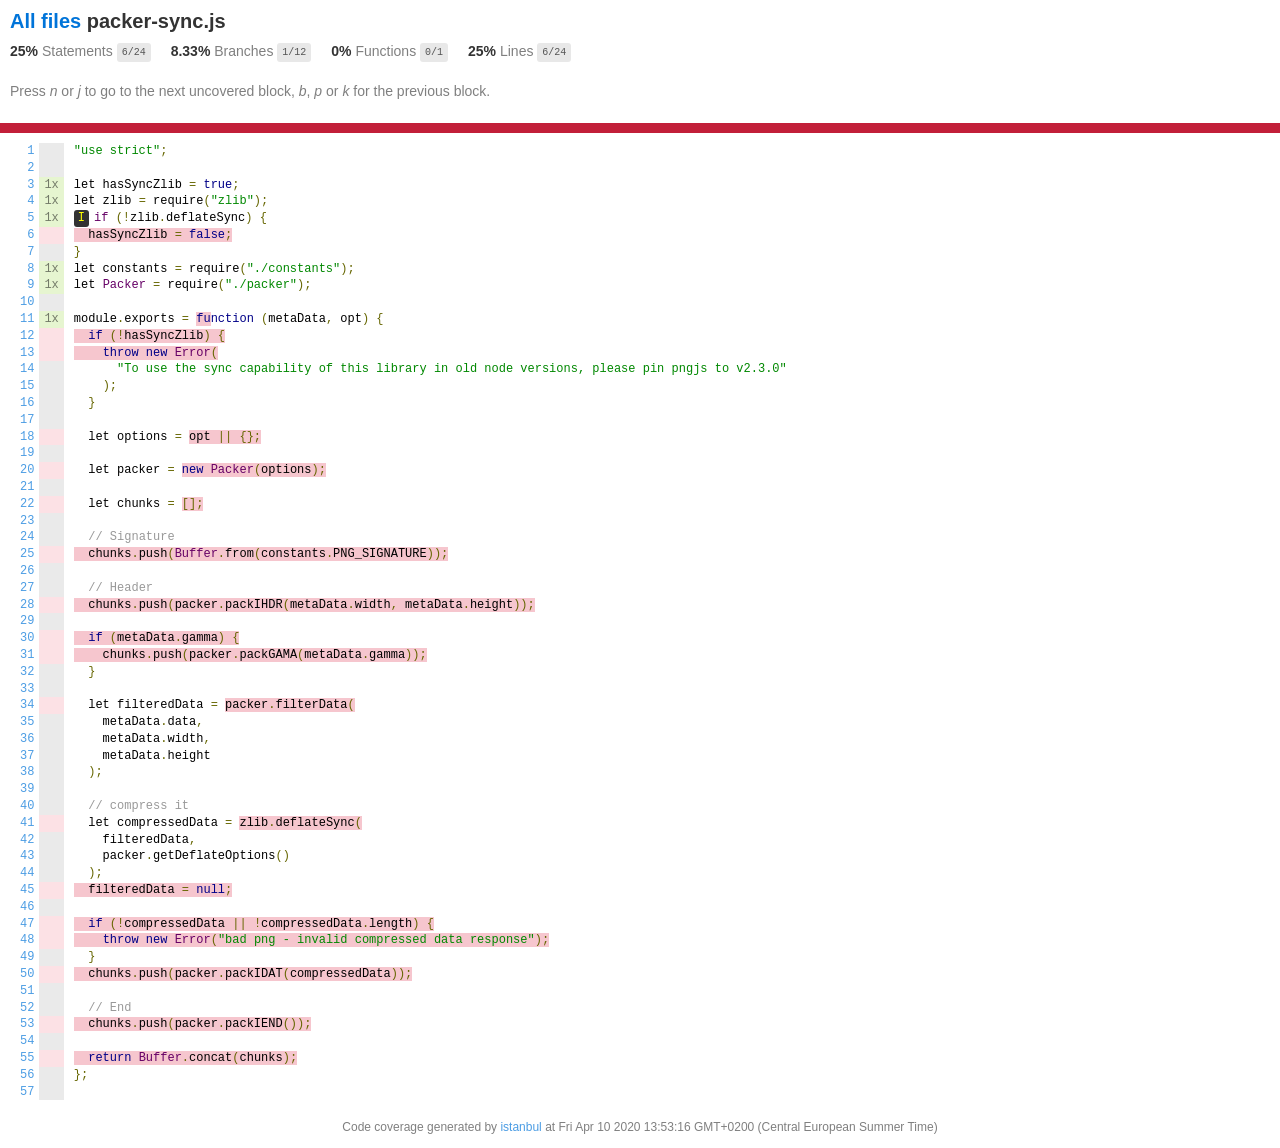
<file: node_modules/pngjs/coverage/lcov-report/packer-sync.js.html>
<!doctype html>
<html lang="en">

<head>
    <title>Code coverage report for packer-sync.js</title>
    <meta charset="utf-8" />
    <link rel="stylesheet" href="prettify.css" />
    <link rel="stylesheet" href="base.css" />
    <link rel="shortcut icon" type="image/x-icon" href="favicon.png" />
    <meta name="viewport" content="width=device-width, initial-scale=1" />
    <style type='text/css'>
        .coverage-summary .sorter {
            background-image: url(sort-arrow-sprite.png);
        }
    </style>
</head>
    
<body>
<div class='wrapper'>
    <div class='pad1'>
        <h1><a href="index.html">All files</a> packer-sync.js</h1>
        <div class='clearfix'>
            
            <div class='fl pad1y space-right2'>
                <span class="strong">25% </span>
                <span class="quiet">Statements</span>
                <span class='fraction'>6/24</span>
            </div>
        
            
            <div class='fl pad1y space-right2'>
                <span class="strong">8.33% </span>
                <span class="quiet">Branches</span>
                <span class='fraction'>1/12</span>
            </div>
        
            
            <div class='fl pad1y space-right2'>
                <span class="strong">0% </span>
                <span class="quiet">Functions</span>
                <span class='fraction'>0/1</span>
            </div>
        
            
            <div class='fl pad1y space-right2'>
                <span class="strong">25% </span>
                <span class="quiet">Lines</span>
                <span class='fraction'>6/24</span>
            </div>
        
            
        </div>
        <p class="quiet">
            Press <em>n</em> or <em>j</em> to go to the next uncovered block, <em>b</em>, <em>p</em> or <em>k</em> for the previous block.
        </p>
    </div>
    <div class='status-line low'></div>
    <pre><table class="coverage">
<tr><td class="line-count quiet"><a name='L1'></a><a href='#L1'>1</a>
<a name='L2'></a><a href='#L2'>2</a>
<a name='L3'></a><a href='#L3'>3</a>
<a name='L4'></a><a href='#L4'>4</a>
<a name='L5'></a><a href='#L5'>5</a>
<a name='L6'></a><a href='#L6'>6</a>
<a name='L7'></a><a href='#L7'>7</a>
<a name='L8'></a><a href='#L8'>8</a>
<a name='L9'></a><a href='#L9'>9</a>
<a name='L10'></a><a href='#L10'>10</a>
<a name='L11'></a><a href='#L11'>11</a>
<a name='L12'></a><a href='#L12'>12</a>
<a name='L13'></a><a href='#L13'>13</a>
<a name='L14'></a><a href='#L14'>14</a>
<a name='L15'></a><a href='#L15'>15</a>
<a name='L16'></a><a href='#L16'>16</a>
<a name='L17'></a><a href='#L17'>17</a>
<a name='L18'></a><a href='#L18'>18</a>
<a name='L19'></a><a href='#L19'>19</a>
<a name='L20'></a><a href='#L20'>20</a>
<a name='L21'></a><a href='#L21'>21</a>
<a name='L22'></a><a href='#L22'>22</a>
<a name='L23'></a><a href='#L23'>23</a>
<a name='L24'></a><a href='#L24'>24</a>
<a name='L25'></a><a href='#L25'>25</a>
<a name='L26'></a><a href='#L26'>26</a>
<a name='L27'></a><a href='#L27'>27</a>
<a name='L28'></a><a href='#L28'>28</a>
<a name='L29'></a><a href='#L29'>29</a>
<a name='L30'></a><a href='#L30'>30</a>
<a name='L31'></a><a href='#L31'>31</a>
<a name='L32'></a><a href='#L32'>32</a>
<a name='L33'></a><a href='#L33'>33</a>
<a name='L34'></a><a href='#L34'>34</a>
<a name='L35'></a><a href='#L35'>35</a>
<a name='L36'></a><a href='#L36'>36</a>
<a name='L37'></a><a href='#L37'>37</a>
<a name='L38'></a><a href='#L38'>38</a>
<a name='L39'></a><a href='#L39'>39</a>
<a name='L40'></a><a href='#L40'>40</a>
<a name='L41'></a><a href='#L41'>41</a>
<a name='L42'></a><a href='#L42'>42</a>
<a name='L43'></a><a href='#L43'>43</a>
<a name='L44'></a><a href='#L44'>44</a>
<a name='L45'></a><a href='#L45'>45</a>
<a name='L46'></a><a href='#L46'>46</a>
<a name='L47'></a><a href='#L47'>47</a>
<a name='L48'></a><a href='#L48'>48</a>
<a name='L49'></a><a href='#L49'>49</a>
<a name='L50'></a><a href='#L50'>50</a>
<a name='L51'></a><a href='#L51'>51</a>
<a name='L52'></a><a href='#L52'>52</a>
<a name='L53'></a><a href='#L53'>53</a>
<a name='L54'></a><a href='#L54'>54</a>
<a name='L55'></a><a href='#L55'>55</a>
<a name='L56'></a><a href='#L56'>56</a>
<a name='L57'></a><a href='#L57'>57</a></td><td class="line-coverage quiet"><span class="cline-any cline-neutral">&nbsp;</span>
<span class="cline-any cline-neutral">&nbsp;</span>
<span class="cline-any cline-yes">1x</span>
<span class="cline-any cline-yes">1x</span>
<span class="cline-any cline-yes">1x</span>
<span class="cline-any cline-no">&nbsp;</span>
<span class="cline-any cline-neutral">&nbsp;</span>
<span class="cline-any cline-yes">1x</span>
<span class="cline-any cline-yes">1x</span>
<span class="cline-any cline-neutral">&nbsp;</span>
<span class="cline-any cline-yes">1x</span>
<span class="cline-any cline-no">&nbsp;</span>
<span class="cline-any cline-no">&nbsp;</span>
<span class="cline-any cline-neutral">&nbsp;</span>
<span class="cline-any cline-neutral">&nbsp;</span>
<span class="cline-any cline-neutral">&nbsp;</span>
<span class="cline-any cline-neutral">&nbsp;</span>
<span class="cline-any cline-no">&nbsp;</span>
<span class="cline-any cline-neutral">&nbsp;</span>
<span class="cline-any cline-no">&nbsp;</span>
<span class="cline-any cline-neutral">&nbsp;</span>
<span class="cline-any cline-no">&nbsp;</span>
<span class="cline-any cline-neutral">&nbsp;</span>
<span class="cline-any cline-neutral">&nbsp;</span>
<span class="cline-any cline-no">&nbsp;</span>
<span class="cline-any cline-neutral">&nbsp;</span>
<span class="cline-any cline-neutral">&nbsp;</span>
<span class="cline-any cline-no">&nbsp;</span>
<span class="cline-any cline-neutral">&nbsp;</span>
<span class="cline-any cline-no">&nbsp;</span>
<span class="cline-any cline-no">&nbsp;</span>
<span class="cline-any cline-neutral">&nbsp;</span>
<span class="cline-any cline-neutral">&nbsp;</span>
<span class="cline-any cline-no">&nbsp;</span>
<span class="cline-any cline-neutral">&nbsp;</span>
<span class="cline-any cline-neutral">&nbsp;</span>
<span class="cline-any cline-neutral">&nbsp;</span>
<span class="cline-any cline-neutral">&nbsp;</span>
<span class="cline-any cline-neutral">&nbsp;</span>
<span class="cline-any cline-neutral">&nbsp;</span>
<span class="cline-any cline-no">&nbsp;</span>
<span class="cline-any cline-neutral">&nbsp;</span>
<span class="cline-any cline-neutral">&nbsp;</span>
<span class="cline-any cline-neutral">&nbsp;</span>
<span class="cline-any cline-no">&nbsp;</span>
<span class="cline-any cline-neutral">&nbsp;</span>
<span class="cline-any cline-no">&nbsp;</span>
<span class="cline-any cline-no">&nbsp;</span>
<span class="cline-any cline-neutral">&nbsp;</span>
<span class="cline-any cline-no">&nbsp;</span>
<span class="cline-any cline-neutral">&nbsp;</span>
<span class="cline-any cline-neutral">&nbsp;</span>
<span class="cline-any cline-no">&nbsp;</span>
<span class="cline-any cline-neutral">&nbsp;</span>
<span class="cline-any cline-no">&nbsp;</span>
<span class="cline-any cline-neutral">&nbsp;</span>
<span class="cline-any cline-neutral">&nbsp;</span></td><td class="text"><pre class="prettyprint lang-js">"use strict";
&nbsp;
let hasSyncZlib = true;
let zlib = require("zlib");
<span class="missing-if-branch" title="if path not taken" >I</span>if (!zlib.deflateSync) {
<span class="cstat-no" title="statement not covered" >  hasSyncZlib = false;</span>
}
let constants = require("./constants");
let Packer = require("./packer");
&nbsp;
module.exports = <span class="fstat-no" title="function not covered" >fu</span>nction (metaData, opt) {
<span class="cstat-no" title="statement not covered" >  if (!hasSyncZlib) {</span>
<span class="cstat-no" title="statement not covered" >    throw new Error(</span>
      "To use the sync capability of this library in old node versions, please pin pngjs to v2.3.0"
    );
  }
&nbsp;
  let options = <span class="cstat-no" title="statement not covered" >opt || {};</span>
&nbsp;
  let packer = <span class="cstat-no" title="statement not covered" >new Packer(options);</span>
&nbsp;
  let chunks = <span class="cstat-no" title="statement not covered" >[];</span>
&nbsp;
  // Signature
<span class="cstat-no" title="statement not covered" >  chunks.push(Buffer.from(constants.PNG_SIGNATURE));</span>
&nbsp;
  // Header
<span class="cstat-no" title="statement not covered" >  chunks.push(packer.packIHDR(metaData.width, metaData.height));</span>
&nbsp;
<span class="cstat-no" title="statement not covered" >  if (metaData.gamma) {</span>
<span class="cstat-no" title="statement not covered" >    chunks.push(packer.packGAMA(metaData.gamma));</span>
  }
&nbsp;
  let filteredData = <span class="cstat-no" title="statement not covered" >packer.filterData(</span>
    metaData.data,
    metaData.width,
    metaData.height
  );
&nbsp;
  // compress it
  let compressedData = <span class="cstat-no" title="statement not covered" >zlib.deflateSync(</span>
    filteredData,
    packer.getDeflateOptions()
  );
<span class="cstat-no" title="statement not covered" >  filteredData = null;</span>
&nbsp;
<span class="cstat-no" title="statement not covered" >  if (!compressedData || !compressedData.length) {</span>
<span class="cstat-no" title="statement not covered" >    throw new Error("bad png - invalid compressed data response");</span>
  }
<span class="cstat-no" title="statement not covered" >  chunks.push(packer.packIDAT(compressedData));</span>
&nbsp;
  // End
<span class="cstat-no" title="statement not covered" >  chunks.push(packer.packIEND());</span>
&nbsp;
<span class="cstat-no" title="statement not covered" >  return Buffer.concat(chunks);</span>
};
&nbsp;</pre></td></tr></table></pre>

                <div class='push'></div><!-- for sticky footer -->
            </div><!-- /wrapper -->
            <div class='footer quiet pad2 space-top1 center small'>
                Code coverage generated by
                <a href="https://istanbul.js.org/" target="_blank">istanbul</a>
                at Fri Apr 10 2020 13:53:16 GMT+0200 (Central European Summer Time)
            </div>
        </div>
        <script src="prettify.js"></script>
        <script>
            window.onload = function () {
                prettyPrint();
            };
        </script>
        <script src="sorter.js"></script>
        <script src="block-navigation.js"></script>
    </body>
</html>
</file>
<file: node_modules/pngjs/coverage/lcov-report/prettify.css>
.pln {
  color: #000;
}
@media screen {
  .str {
    color: #080;
  }
  .kwd {
    color: #008;
  }
  .com {
    color: #800;
  }
  .typ {
    color: #606;
  }
  .lit {
    color: #066;
  }
  .pun,
  .opn,
  .clo {
    color: #660;
  }
  .tag {
    color: #008;
  }
  .atn {
    color: #606;
  }
  .atv {
    color: #080;
  }
  .dec,
  .var {
    color: #606;
  }
  .fun {
    color: red;
  }
}
@media print, projection {
  .str {
    color: #060;
  }
  .kwd {
    color: #006;
    font-weight: bold;
  }
  .com {
    color: #600;
    font-style: italic;
  }
  .typ {
    color: #404;
    font-weight: bold;
  }
  .lit {
    color: #044;
  }
  .pun,
  .opn,
  .clo {
    color: #440;
  }
  .tag {
    color: #006;
    font-weight: bold;
  }
  .atn {
    color: #404;
  }
  .atv {
    color: #060;
  }
}
pre.prettyprint {
  padding: 2px;
  border: 1px solid #888;
}
ol.linenums {
  margin-top: 0;
  margin-bottom: 0;
}
li.L0,
li.L1,
li.L2,
li.L3,
li.L5,
li.L6,
li.L7,
li.L8 {
  list-style-type: none;
}
li.L1,
li.L3,
li.L5,
li.L7,
li.L9 {
  background: #eee;
}
</file>
<file: node_modules/pngjs/coverage/lcov-report/base.css>
body,
html {
  margin: 0;
  padding: 0;
  height: 100%;
}
body {
  font-family: Helvetica Neue, Helvetica, Arial;
  font-size: 14px;
  color: #333;
}
.small {
  font-size: 12px;
}
*,
*:after,
*:before {
  -webkit-box-sizing: border-box;
  -moz-box-sizing: border-box;
  box-sizing: border-box;
}
h1 {
  font-size: 20px;
  margin: 0;
}
h2 {
  font-size: 14px;
}
pre {
  font: 12px/1.4 Consolas, "Liberation Mono", Menlo, Courier, monospace;
  margin: 0;
  padding: 0;
  -moz-tab-size: 2;
  -o-tab-size: 2;
  tab-size: 2;
}
a {
  color: #0074d9;
  text-decoration: none;
}
a:hover {
  text-decoration: underline;
}
.strong {
  font-weight: bold;
}
.space-top1 {
  padding: 10px 0 0 0;
}
.pad2y {
  padding: 20px 0;
}
.pad1y {
  padding: 10px 0;
}
.pad2x {
  padding: 0 20px;
}
.pad2 {
  padding: 20px;
}
.pad1 {
  padding: 10px;
}
.space-left2 {
  padding-left: 55px;
}
.space-right2 {
  padding-right: 20px;
}
.center {
  text-align: center;
}
.clearfix {
  display: block;
}
.clearfix:after {
  content: "";
  display: block;
  height: 0;
  clear: both;
  visibility: hidden;
}
.fl {
  float: left;
}
@media only screen and (max-width: 640px) {
  .col3 {
    width: 100%;
    max-width: 100%;
  }
  .hide-mobile {
    display: none !important;
  }
}

.quiet {
  color: #7f7f7f;
  color: rgba(0, 0, 0, 0.5);
}
.quiet a {
  opacity: 0.7;
}

.fraction {
  font-family: Consolas, "Liberation Mono", Menlo, Courier, monospace;
  font-size: 10px;
  color: #555;
  background: #e8e8e8;
  padding: 4px 5px;
  border-radius: 3px;
  vertical-align: middle;
}

div.path a:link,
div.path a:visited {
  color: #333;
}
table.coverage {
  border-collapse: collapse;
  margin: 10px 0 0 0;
  padding: 0;
}

table.coverage td {
  margin: 0;
  padding: 0;
  vertical-align: top;
}
table.coverage td.line-count {
  text-align: right;
  padding: 0 5px 0 20px;
}
table.coverage td.line-coverage {
  text-align: right;
  padding-right: 10px;
  min-width: 20px;
}

table.coverage td span.cline-any {
  display: inline-block;
  padding: 0 5px;
  width: 100%;
}
.missing-if-branch {
  display: inline-block;
  margin-right: 5px;
  border-radius: 3px;
  position: relative;
  padding: 0 4px;
  background: #333;
  color: yellow;
}

.skip-if-branch {
  display: none;
  margin-right: 10px;
  position: relative;
  padding: 0 4px;
  background: #ccc;
  color: white;
}
.missing-if-branch .typ,
.skip-if-branch .typ {
  color: inherit !important;
}
.coverage-summary {
  border-collapse: collapse;
  width: 100%;
}
.coverage-summary tr {
  border-bottom: 1px solid #bbb;
}
.keyline-all {
  border: 1px solid #ddd;
}
.coverage-summary td,
.coverage-summary th {
  padding: 10px;
}
.coverage-summary tbody {
  border: 1px solid #bbb;
}
.coverage-summary td {
  border-right: 1px solid #bbb;
}
.coverage-summary td:last-child {
  border-right: none;
}
.coverage-summary th {
  text-align: left;
  font-weight: normal;
  white-space: nowrap;
}
.coverage-summary th.file {
  border-right: none !important;
}
.coverage-summary th.pct {
}
.coverage-summary th.pic,
.coverage-summary th.abs,
.coverage-summary td.pct,
.coverage-summary td.abs {
  text-align: right;
}
.coverage-summary td.file {
  white-space: nowrap;
}
.coverage-summary td.pic {
  min-width: 120px !important;
}
.coverage-summary tfoot td {
}

.coverage-summary .sorter {
  height: 10px;
  width: 7px;
  display: inline-block;
  margin-left: 0.5em;
  background: url(sort-arrow-sprite.png) no-repeat scroll 0 0 transparent;
}
.coverage-summary .sorted .sorter {
  background-position: 0 -20px;
}
.coverage-summary .sorted-desc .sorter {
  background-position: 0 -10px;
}
.status-line {
  height: 10px;
}
/* yellow */
.cbranch-no {
  background: yellow !important;
  color: #111;
}
/* dark red */
.red.solid,
.status-line.low,
.low .cover-fill {
  background: #c21f39;
}
.low .chart {
  border: 1px solid #c21f39;
}
.highlighted,
.highlighted .cstat-no,
.highlighted .fstat-no,
.highlighted .cbranch-no {
  background: #c21f39 !important;
}
/* medium red */
.cstat-no,
.fstat-no,
.cbranch-no,
.cbranch-no {
  background: #f6c6ce;
}
/* light red */
.low,
.cline-no {
  background: #fce1e5;
}
/* light green */
.high,
.cline-yes {
  background: rgb(230, 245, 208);
}
/* medium green */
.cstat-yes {
  background: rgb(161, 215, 106);
}
/* dark green */
.status-line.high,
.high .cover-fill {
  background: rgb(77, 146, 33);
}
.high .chart {
  border: 1px solid rgb(77, 146, 33);
}
/* dark yellow (gold) */
.status-line.medium,
.medium .cover-fill {
  background: #f9cd0b;
}
.medium .chart {
  border: 1px solid #f9cd0b;
}
/* light yellow */
.medium {
  background: #fff4c2;
}

.cstat-skip {
  background: #ddd;
  color: #111;
}
.fstat-skip {
  background: #ddd;
  color: #111 !important;
}
.cbranch-skip {
  background: #ddd !important;
  color: #111;
}

span.cline-neutral {
  background: #eaeaea;
}

.coverage-summary td.empty {
  opacity: 0.5;
  padding-top: 4px;
  padding-bottom: 4px;
  line-height: 1;
  color: #888;
}

.cover-fill,
.cover-empty {
  display: inline-block;
  height: 12px;
}
.chart {
  line-height: 0;
}
.cover-empty {
  background: white;
}
.cover-full {
  border-right: none !important;
}
pre.prettyprint {
  border: none !important;
  padding: 0 !important;
  margin: 0 !important;
}
.com {
  color: #999 !important;
}
.ignore-none {
  color: #999;
  font-weight: normal;
}

.wrapper {
  min-height: 100%;
  height: auto !important;
  height: 100%;
  margin: 0 auto -48px;
}
.footer,
.push {
  height: 48px;
}
</file>
